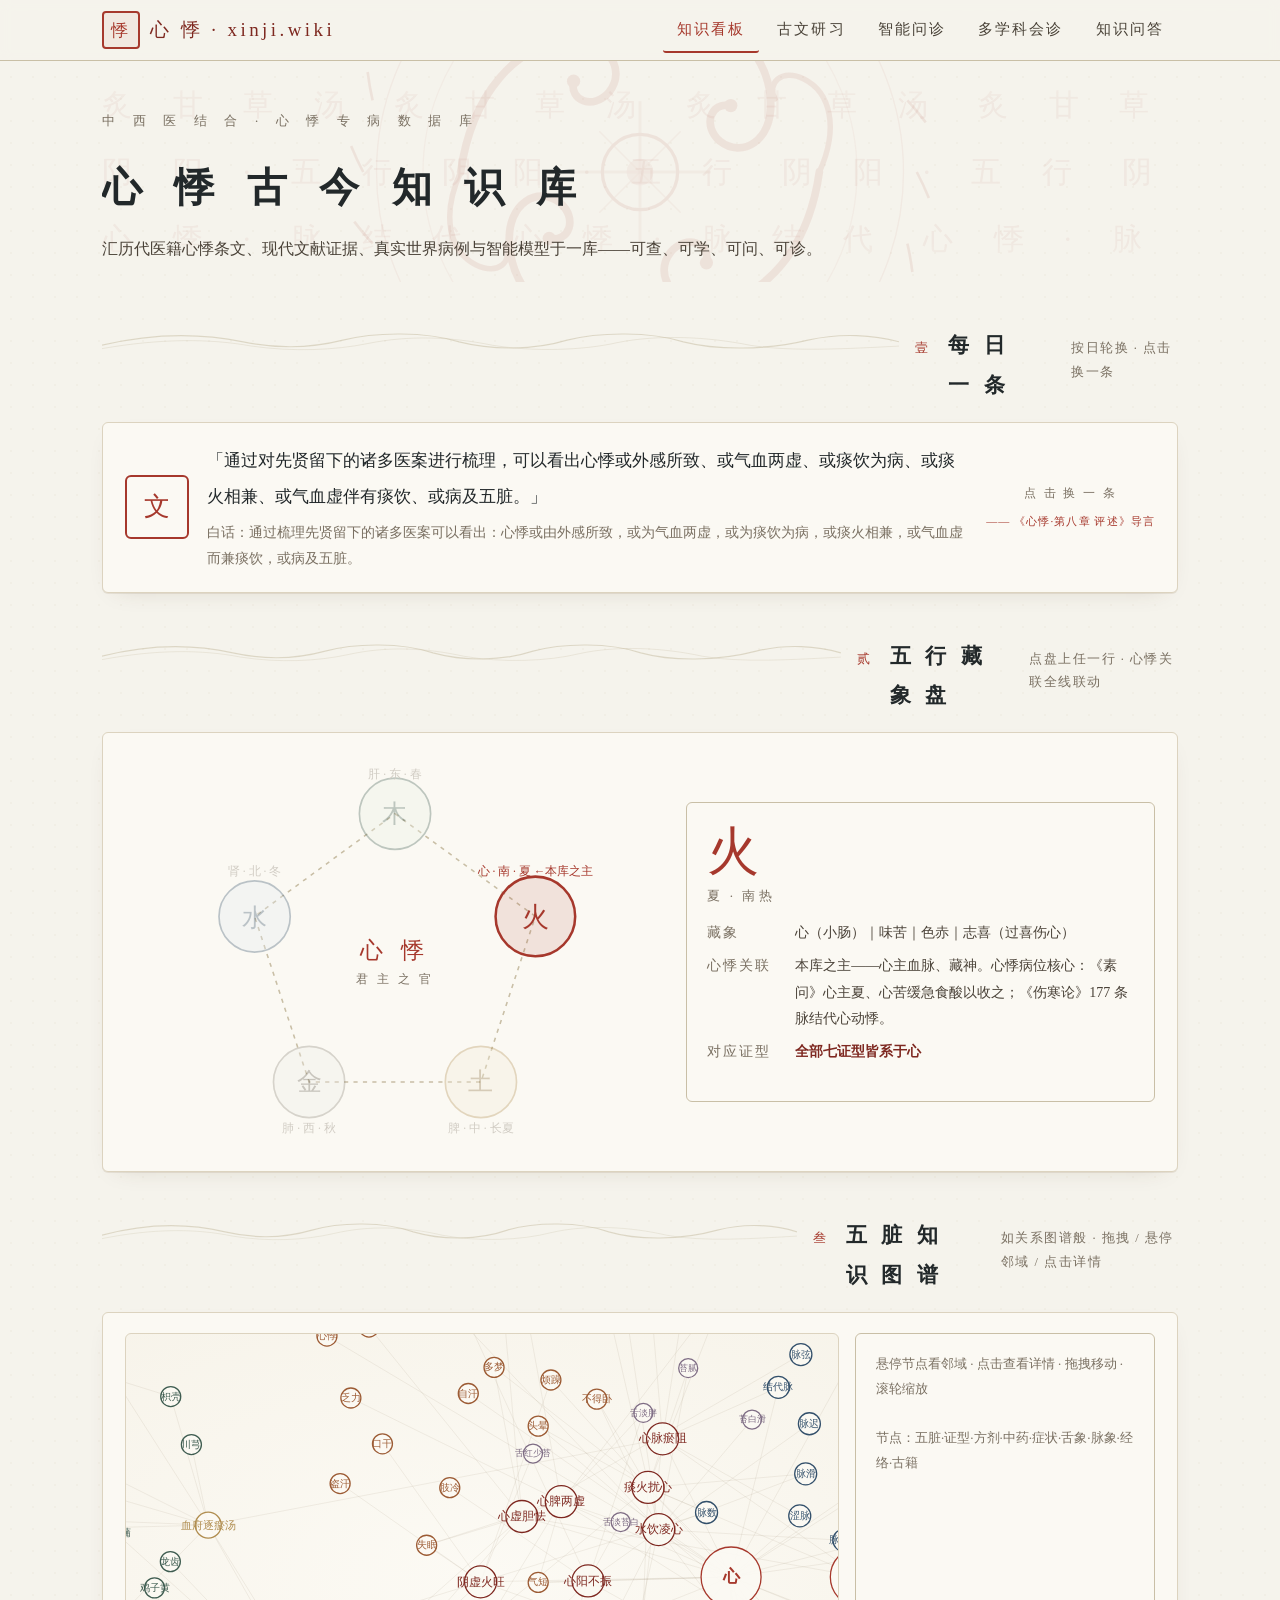
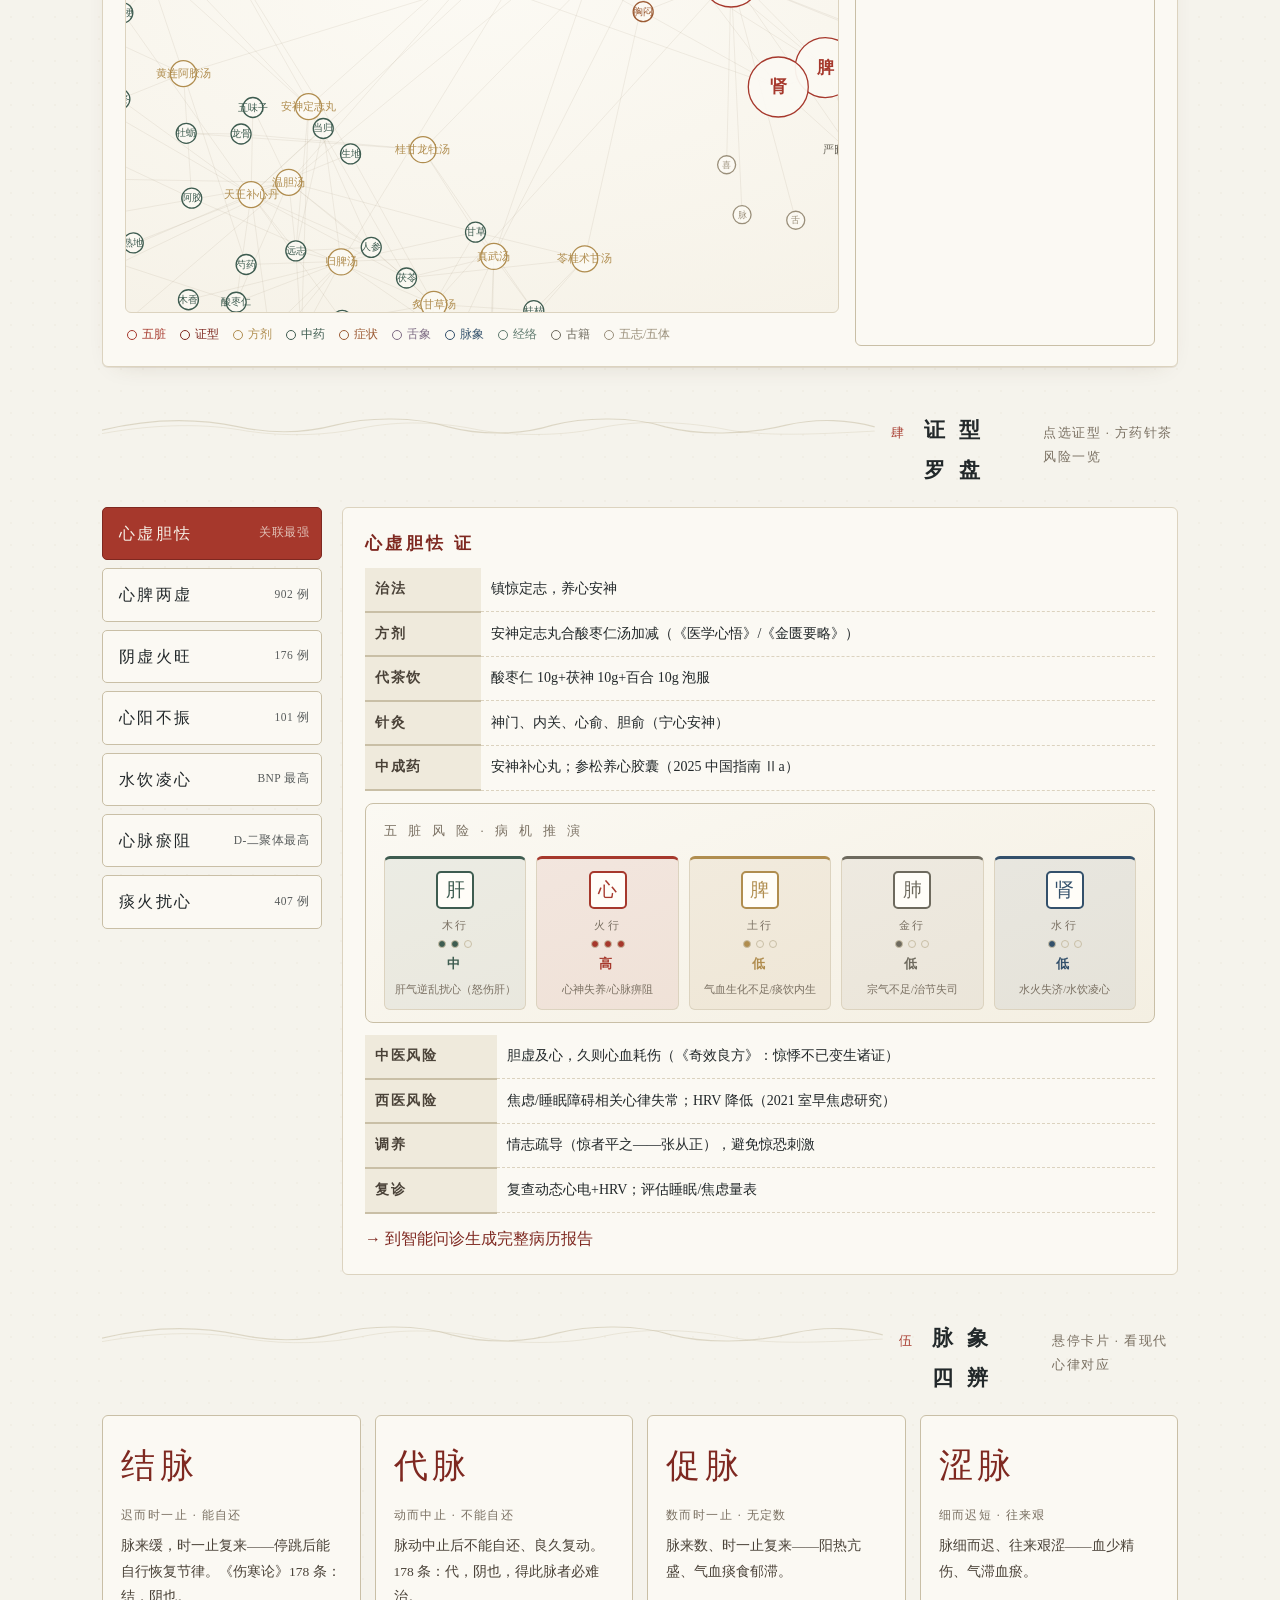
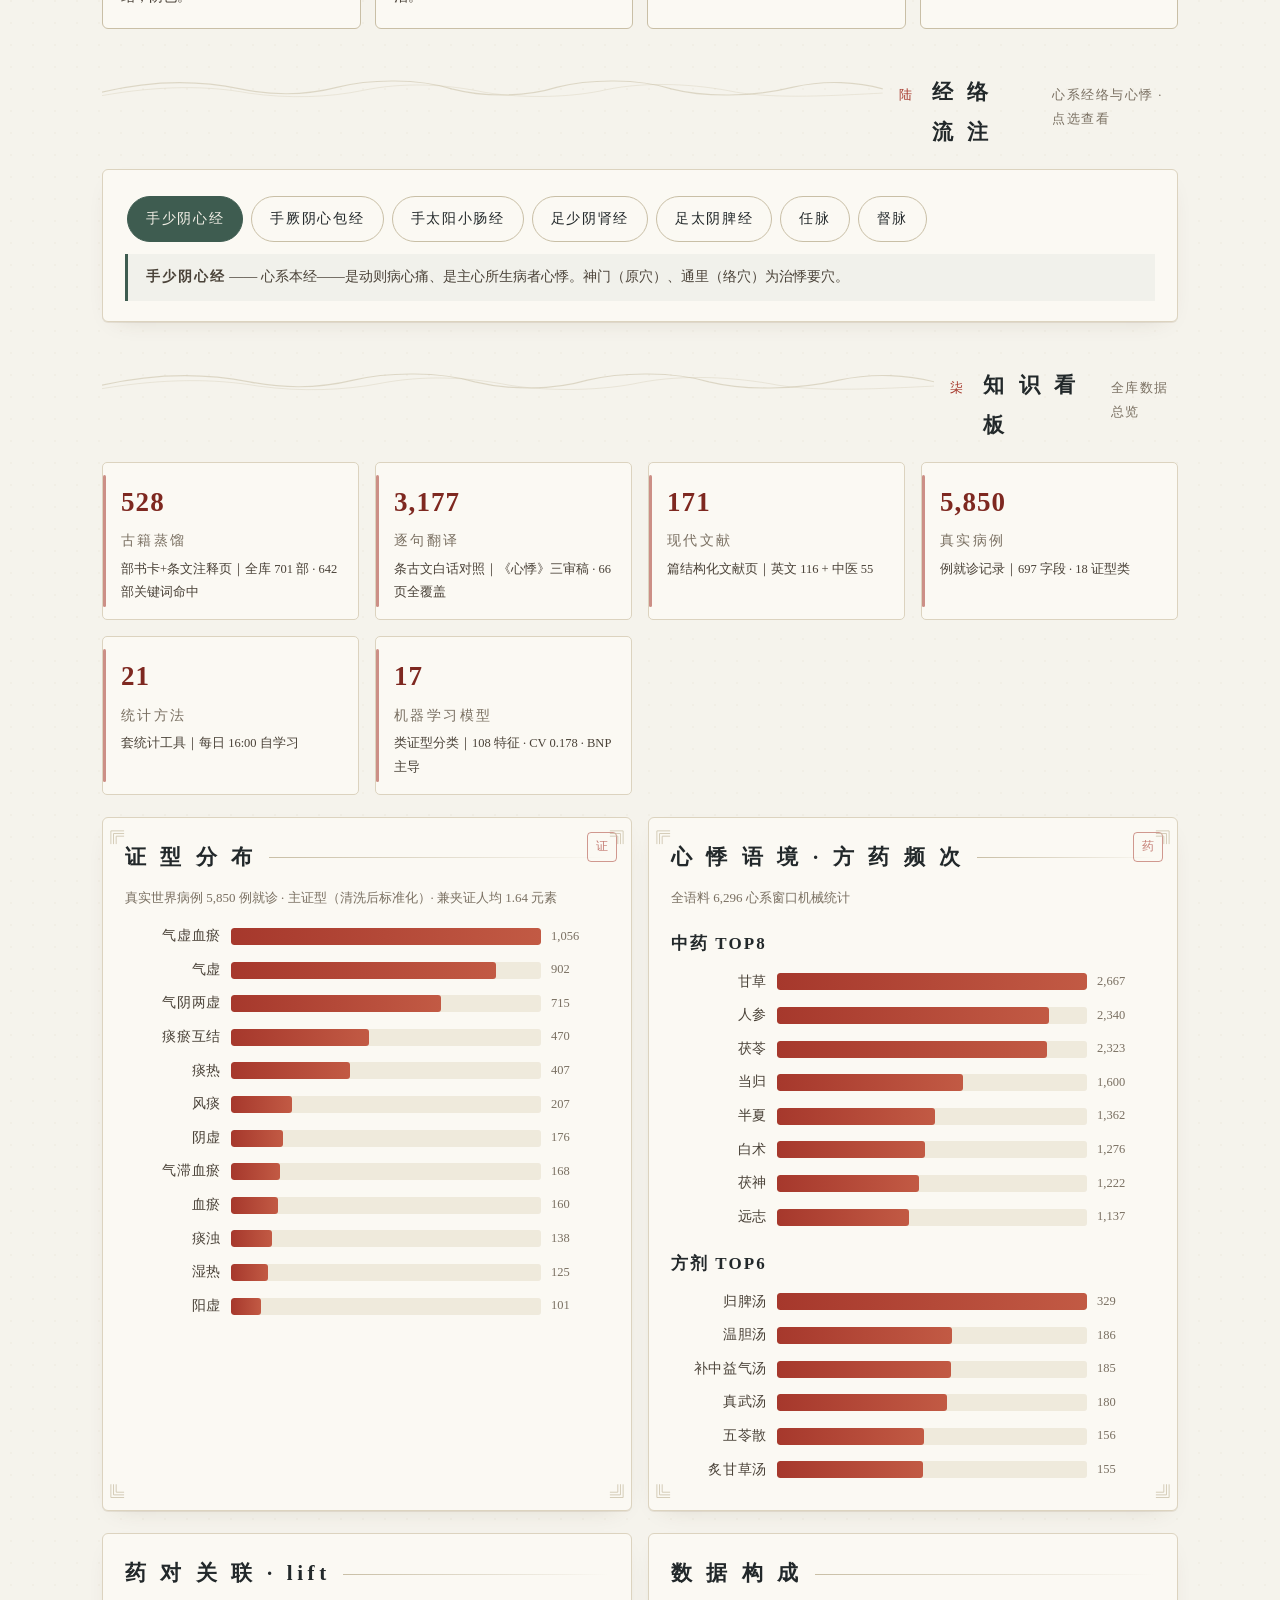
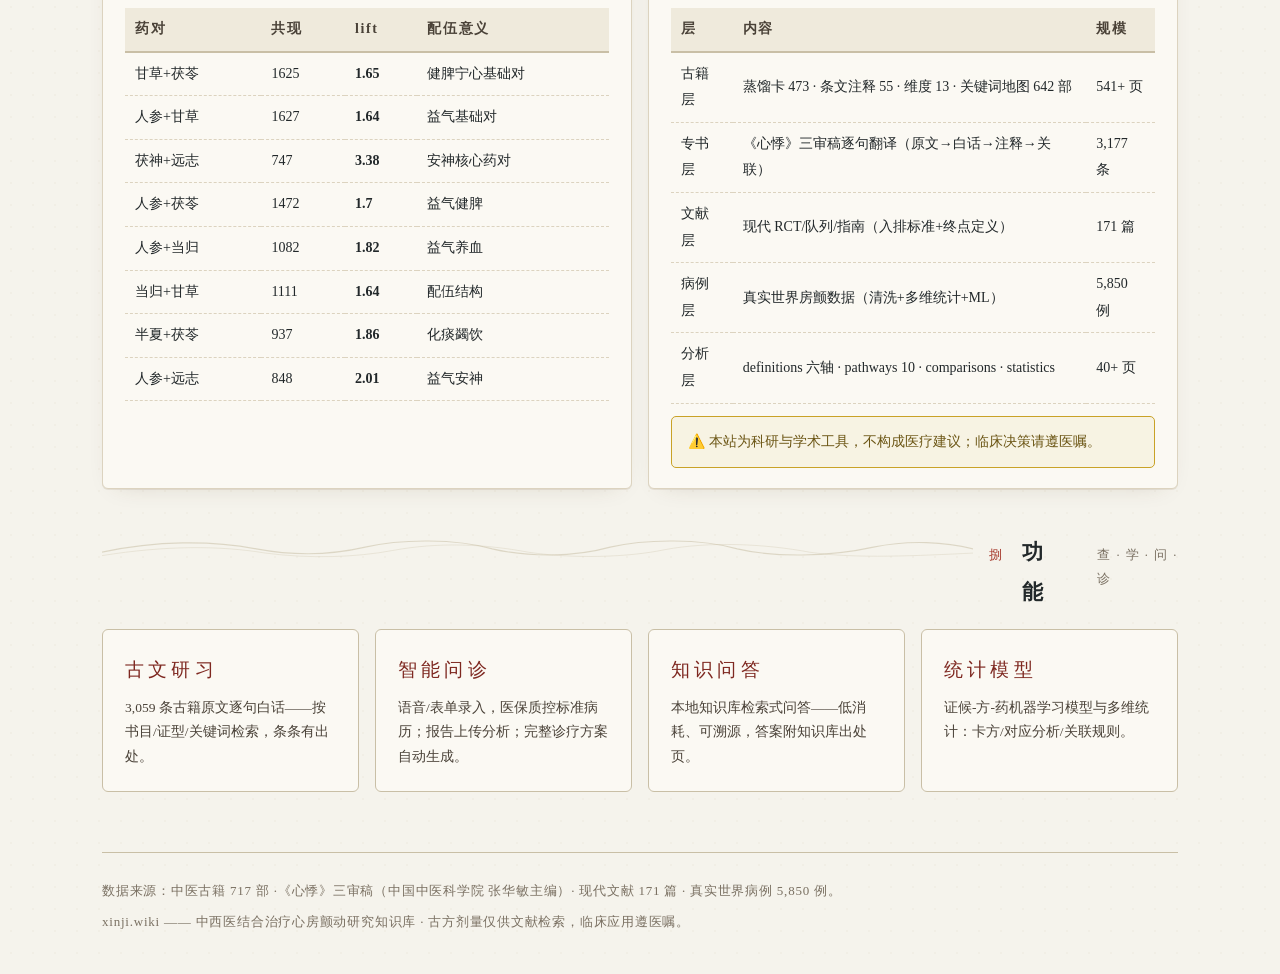
<file: index.html>
<!DOCTYPE html>
<html lang="zh-CN">
<head>
<meta charset="UTF-8">
<meta name="viewport" content="width=device-width, initial-scale=1">
<title>心悸 · xinji.wiki — 古今心悸知识库</title>
<link rel="stylesheet" href="style.css">
</head>
<body>

<div class="topbar">
  <div class="wrap">
    <a class="brand" href="index.html"><span class="seal">悸</span>心 悸 · xinji.wiki</a>
    <nav class="nav">
      <a href="index.html" class="on">知识看板</a>
      <a href="guwen.html">古文研习</a>
      <a href="wenzhen.html">智能问诊</a>
      <a href="mdt.html">多学科会诊</a>
      <a href="wenda.html">知识问答</a>
    </nav>
  </div>
</div>

<div class="wrap">
  <header style="padding:48px 0 18px; position:relative; overflow:hidden">
    <div class="pattern-wall" id="patternWall"></div>
    <div style="position:relative; z-index:1">
      <div class="kicker font-reveal">中 西 医 结 合 · 心 悸 专 病 数 据 库</div>
      <h1 class="big">
        <span class="flip-title" onclick="this.classList.toggle('flip')">
          <span class="flip-inner">
            <span class="flip-face" id="heroTitle">心 悸 古 今 知 识 库</span>
            <span class="flip-face flip-back" style="color:var(--zhu); letter-spacing:.28em">X I N J I . W I K I</span>
          </span>
        </span>
      </h1>
      <p style="max-width:720px; color:var(--ink-2); margin:8px 0 0">
        汇历代医籍心悸条文、现代文献证据、真实世界病例与智能模型于一库——可查、可学、可问、可诊。
      </p>
    </div>
  </header>

  <!-- 壹 · 每日一条 -->
  <div class="section-lead reveal">
    <span class="no">壹</span><h2>每 日 一 条</h2>
    <span class="hint">按日轮换 · 点击换一条</span>
  </div>
  <div class="panel daily reveal" id="dailyBox" onclick="nextDaily()" style="cursor:pointer">
    <div class="seal-big">文</div>
    <div>
      <div class="q-text" id="dailyQ">「……」</div>
      <div class="q-bai" id="dailyB"></div>
    </div>
    <div style="text-align:center">
      <div style="font-size:12px; color:var(--muted); letter-spacing:.2em">点 击 换 一 条</div>
      <div style="font-size:11px; color:var(--zhu); margin-top:6px; letter-spacing:.1em" id="dailyS"></div>
    </div>
  </div>

  <!-- 贰 · 五行藏象盘 -->
  <div class="section-lead reveal">
    <span class="no">贰</span><h2>五 行 藏 象 盘</h2>
    <span class="hint">点盘上任一行 · 心悸关联全线联动</span>
  </div>
  <section class="panel reveal">
    <div class="wuxing-stage">
      <div>
        <svg class="wuxing-svg" viewBox="0 0 420 380" id="wxSvg">
          <polygon points="210,58 344,156 292,314 128,314 76,156" fill="none" stroke="var(--line-2)" stroke-width="1.5" stroke-dasharray="4 5"/>
          <text x="210" y="196" text-anchor="middle" font-size="22" fill="var(--zhu)" letter-spacing="6">心 悸</text>
          <text x="210" y="220" text-anchor="middle" font-size="11" fill="var(--muted)" letter-spacing="3">君 主 之 官</text>
          <g class="wx-node" data-wx="木" onclick="pickWx('木')">
            <circle cx="210" cy="58" r="34" fill="#EAF0E6" stroke="#3E5C50" stroke-width="1.6"/>
            <text x="210" y="66" text-anchor="middle" font-size="24" fill="#3E5C50">木</text>
            <text x="210" y="24" text-anchor="middle" font-size="11" fill="var(--muted)">肝 · 东 · 春</text>
          </g>
          <g class="wx-node" data-wx="火" onclick="pickWx('火')">
            <circle cx="344" cy="156" r="38" fill="rgba(166,56,44,.12)" stroke="var(--zhu)" stroke-width="2.4"/>
            <text x="344" y="165" text-anchor="middle" font-size="26" fill="var(--zhu)">火</text>
            <text x="344" y="116" text-anchor="middle" font-size="11" fill="var(--zhu)">心 · 南 · 夏 ←本库之主</text>
          </g>
          <g class="wx-node" data-wx="土" onclick="pickWx('土')">
            <circle cx="292" cy="314" r="34" fill="#F3EBD8" stroke="#B08D4F" stroke-width="1.6"/>
            <text x="292" y="322" text-anchor="middle" font-size="24" fill="#8A6D3B">土</text>
            <text x="292" y="362" text-anchor="middle" font-size="11" fill="var(--muted)">脾 · 中 · 长夏</text>
          </g>
          <g class="wx-node" data-wx="金" onclick="pickWx('金')">
            <circle cx="128" cy="314" r="34" fill="#EEEDE9" stroke="#8A8578" stroke-width="1.6"/>
            <text x="128" y="322" text-anchor="middle" font-size="24" fill="#5F5A4E">金</text>
            <text x="128" y="362" text-anchor="middle" font-size="11" fill="var(--muted)">肺 · 西 · 秋</text>
          </g>
          <g class="wx-node" data-wx="水" onclick="pickWx('水')">
            <circle cx="76" cy="156" r="34" fill="#E4EBF1" stroke="#33506B" stroke-width="1.6"/>
            <text x="76" y="165" text-anchor="middle" font-size="24" fill="#33506B">水</text>
            <text x="76" y="116" text-anchor="middle" font-size="11" fill="var(--muted)">肾 · 北 · 冬</text>
          </g>
        </svg>
      </div>
      <div class="wx-info" id="wxInfo"></div>
    </div>
  </section>

  <!-- 叁 · 五脏知识图谱 -->
  <div class="section-lead reveal">
    <span class="no">叁</span><h2>五 脏 知 识 图 谱</h2>
    <span class="hint">如关系图谱般 · 拖拽 / 悬停邻域 / 点击详情</span>
  </div>
  <section class="panel reveal">
    <div class="graph-stage">
      <div>
        <canvas id="wgGraph" class="graph-canvas"></canvas>
        <div class="graph-legend">
          <span class="sw" style="color:#A6382C"><span class="dotc"></span>五脏</span>
          <span class="sw" style="color:#7E2820"><span class="dotc"></span>证型</span>
          <span class="sw" style="color:#B08D4F"><span class="dotc"></span>方剂</span>
          <span class="sw" style="color:#3E5C50"><span class="dotc"></span>中药</span>
          <span class="sw" style="color:#9C5B34"><span class="dotc"></span>症状</span>
          <span class="sw" style="color:#7E6C84"><span class="dotc"></span>舌象</span>
          <span class="sw" style="color:#33506B"><span class="dotc"></span>脉象</span>
          <span class="sw" style="color:#5F7A6E"><span class="dotc"></span>经络</span>
          <span class="sw" style="color:#6E6A5E"><span class="dotc"></span>古籍</span>
          <span class="sw" style="color:#9A8F7A"><span class="dotc"></span>五志/五体</span>
        </div>
      </div>
      <div class="graph-info" id="wgInfo"></div>
    </div>
  </section>

  <!-- 肆 · 证型罗盘 -->
  <div class="section-lead reveal">
    <span class="no">肆</span><h2>证 型 罗 盘</h2>
    <span class="hint">点选证型 · 方药针茶风险一览</span>
  </div>
  <section class="compass reveal">
    <div class="syn-list" id="synList"></div>
    <div class="syn-detail" id="synDetail"></div>
  </section>

  <!-- 伍 · 脉象四辨 -->
  <div class="section-lead reveal">
    <span class="no">伍</span><h2>脉 象 四 辨</h2>
    <span class="hint">悬停卡片 · 看现代心律对应</span>
  </div>
  <section class="pulse-grid reveal" id="pulseGrid"></section>

  <!-- 陆 · 经络流注 -->
  <div class="section-lead reveal">
    <span class="no">陆</span><h2>经 络 流 注</h2>
    <span class="hint">心系经络与心悸 · 点选查看</span>
  </div>
  <section class="panel reveal">
    <div class="meridian-strip" id="merStrip"></div>
    <div class="mer-info" id="merInfo"></div>
  </section>

  <!-- 柒 · 知识看板 -->
  <div class="section-lead reveal">
    <span class="no">柒</span><h2>知 识 看 板</h2>
    <span class="hint">全库数据总览</span>
  </div>
  <div class="grid g4 reveal" id="stats"></div>

  <div class="grid g2" style="margin-top:22px">
    <section class="panel corner reveal">
      <div class="stamp">证</div>
      <h2 style="margin-top:0">证 型 分 布</h2>
      <p style="font-size:13px; color:var(--muted); margin-top:-6px">真实世界病例 5,850 例就诊 · 主证型（清洗后标准化）· 兼夹证人均 1.64 元素</p>
      <div id="synBars"></div>
    </section>
    <section class="panel corner reveal">
      <div class="stamp">药</div>
      <h2 style="margin-top:0">心 悸 语 境 · 方 药 频 次</h2>
      <p style="font-size:13px; color:var(--muted); margin-top:-6px">全语料 6,296 心系窗口机械统计</p>
      <h3>中药 TOP8</h3><div id="herbBars"></div>
      <h3>方剂 TOP6</h3><div id="fangBars"></div>
    </section>
  </div>

  <div class="grid g2" style="margin-top:22px">
    <section class="panel reveal">
      <h2 style="margin-top:0">药 对 关 联 · lift</h2>
      <table>
        <thead><tr><th>药对</th><th>共现</th><th>lift</th><th>配伍意义</th></tr></thead>
        <tbody id="ruleRows"></tbody>
      </table>
    </section>
    <section class="panel reveal">
      <h2 style="margin-top:0">数 据 构 成</h2>
      <table>
        <thead><tr><th>层</th><th>内容</th><th>规模</th></tr></thead>
        <tbody id="layerRows"></tbody>
      </table>
      <div class="warn" style="margin-top:12px">⚠️ 本站为科研与学术工具，不构成医疗建议；临床决策请遵医嘱。</div>
    </section>
  </div>

  <!-- 捌 · 功能 -->
  <div class="section-lead reveal">
    <span class="no">捌</span><h2>功 能</h2>
    <span class="hint">查 · 学 · 问 · 诊</span>
  </div>
  <div class="grid g4 reveal">
    <a class="feat" href="guwen.html"><div class="t">古文研习</div><div class="d">3,059 条古籍原文逐句白话——按书目/证型/关键词检索，条条有出处。</div></a>
    <a class="feat" href="wenzhen.html"><div class="t">智能问诊</div><div class="d">语音/表单录入，医保质控标准病历；报告上传分析；完整诊疗方案自动生成。</div></a>
    <a class="feat" href="wenda.html"><div class="t">知识问答</div><div class="d">本地知识库检索式问答——低消耗、可溯源，答案附知识库出处页。</div></a>
    <a class="feat" href="guwen.html#tongji"><div class="t">统计模型</div><div class="d">证候-方-药机器学习模型与多维统计：卡方/对应分析/关联规则。</div></a>
  </div>

  <footer>
    <div>数据来源：中医古籍 717 部 ·《心悸》三审稿（中国中医科学院 张华敏主编）· 现代文献 171 篇 · 真实世界病例 5,850 例。</div>
    <div style="margin-top:6px">xinji.wiki —— 中西医结合治疗心房颤动研究知识库 · 古方剂量仅供文献检索，临床应用遵医嘱。</div>
  </footer>
</div>

<script src="data/kb_stats.js"></script>
<script src="data/model_priors.js"></script>
<script src="data/zhiliao_data.js"></script>
<script src="data/guwen_index.js"></script>
<script src="motifs.js"></script>
<script src="graph.js"></script>
<script>
/* ═══ 壹 · 每日一条 ═══ */
const G = window.GUWEN || [];
const daySeed = Math.floor(Date.now()/86400000);
let dailyIdx = daySeed % Math.max(1, G.length);
function drawDaily(){
  const d = G[dailyIdx % G.length];
  document.getElementById("dailyQ").textContent = `「${(d.原文||"").slice(0,120)}」`;
  document.getElementById("dailyB").textContent = "白话：" + (d.白话||"").slice(0,110);
  document.getElementById("dailyS").textContent = "—— " + (d.source||"").split("｜").slice(-1)[0];
}
function nextDaily(){ dailyIdx++; drawDaily(); }
drawDaily();

/* ═══ 贰 · 五行藏象盘 ═══ */
const WX = {
  "木": {季:"春 · 东风", link:"肝木扰心——怒伤肝，肝气上逆扰心神（《素问》：悲哀愁忧则心动）。临床：情志诱发心悸、脉弦。", syn:"心虚胆怯 / 肝郁气滞", attrs:"肝（胆）｜味酸｜色苍（青）｜志怒"},
  "火": {季:"夏 · 南热", link:"本库之主——心主血脉、藏神。心悸病位核心：《素问》心主夏、心苦缓急食酸以收之；《伤寒论》177 条脉结代心动悸。", syn:"全部七证型皆系于心", attrs:"心（小肠）｜味苦｜色赤｜志喜（过喜伤心）"},
  "土": {季:"长夏 · 中湿", link:"脾为气血生化之源——心脾两虚则血不养心（归脾汤法）。临床：乏力纳呆、面色无华型心悸最多（902 例）。", syn:"心脾两虚", attrs:"脾（胃）｜味甘｜色黄｜志思（思伤脾）"},
  "金": {季:"秋 · 西燥", link:"肺朝百脉、主治节——肺气虚则宗气不足，心脉失助（张锡纯大气下陷致怔忡）。临床：气短喘憋型心悸。", syn:"气虚 / 心肺两虚", attrs:"肺（大肠）｜味辛｜色白｜志悲（悲伤肺）"},
  "水": {季:"冬 · 北寒", link:"心肾相交——水亏则火旺（阴虚火旺），水停则凌心（水饮凌心=心衰表型，BNP 最高）。心病禁咸（《灵枢·五味》）。", syn:"阴虚火旺 / 水饮凌心", attrs:"肾（膀胱）｜味咸｜色黑｜志恐（恐伤肾）"}
};
function pickWx(k){
  const w = WX[k];
  document.querySelectorAll(".wx-node").forEach(n=>{
    n.classList.toggle("dim", n.dataset.wx!==k && n.dataset.wx!=="火");
    n.classList.toggle("hot", n.dataset.wx===k);
  });
  document.getElementById("wxInfo").innerHTML = `
    <div class="big-char">${k}</div>
    <div style="font-size:13px; color:var(--muted); letter-spacing:.24em">${w.季}</div>
    <dl>
      <dt>藏象</dt><dd>${w.attrs}</dd>
      <dt>心悸关联</dt><dd>${w.link}</dd>
      <dt>对应证型</dt><dd><b style="color:var(--zhu-deep)">${w.syn}</b></dd>
    </dl>`;
}
pickWx("火");

/* ═══ 叁 · 证型罗盘 ═══ */
const Z = (window.ZHILIAO||{}).zhiliao || {};
const SYN_PCT = {"心脾两虚":"902 例","心虚胆怯":"关联最强","阴虚火旺":"176 例","心阳不振":"101 例","水饮凌心":"BNP 最高","心脉瘀阻":"D-二聚体最高","痰火扰心":"407 例"};
function drawSynList(){
  document.getElementById("synList").innerHTML = Object.keys(Z).map((k,i)=>
    `<div class="syn-item${i===0?' on':''}" onclick="pickSyn('${k}',this)">${k}<span class="pct">${SYN_PCT[k]||""}</span></div>`).join("");
}
function pickSyn(k, el){
  document.querySelectorAll(".syn-item").forEach(x=>x.classList.remove("on"));
  if(el) el.classList.add("on");
  const z = Z[k]||{};
  document.getElementById("synDetail").innerHTML = `
    <h3>${k} 证</h3>
    <table>
      <tr><th>治法</th><td>${z["治法"]||""}</td></tr>
      <tr><th>方剂</th><td>${z["方剂"]||""}</td></tr>
      <tr><th>代茶饮</th><td>${z["代茶饮"]||""}</td></tr>
      <tr><th>针灸</th><td>${z["针灸"]||""}</td></tr>
      <tr><th>中成药</th><td>${z["中成药"]||""}</td></tr>
    </table>
    <div id="organSlot"></div>
    <table>
      <tr><th>中医风险</th><td>${z["风险_中医"]||""}</td></tr>
      <tr><th>西医风险</th><td>${z["风险_西医"]||""}</td></tr>
      <tr><th>调养</th><td>${z["调养"]||""}</td></tr>
      <tr><th>复诊</th><td>${z["复诊"]||""}</td></tr>
    </table>
    <div style="margin-top:10px"><a href="wenzhen.html">→ 到智能问诊生成完整病历报告</a></div>`;
  const slot = document.getElementById("organSlot");
  if(slot && window.renderOrganRisk) renderOrganRisk(slot, SYNDROME_ORGAN_RISK[k] || {心:3}, "五 脏 风 险 · 病 机 推 演");
}
drawSynList();
pickSyn(Object.keys(Z)[0]||"心虚胆怯", document.querySelector(".syn-item"));

/* ═══ 肆 · 脉象四辨（两轴：快慢 × 自还） ═══ */
const PULSES = [
  {zh:"结脉", ax:"迟而时一止 · 能自还", desc:"脉来缓，时一止复来——停跳后能自行恢复节律。《伤寒论》178 条：结，阴也。", map:"↔ 窦缓伴早搏、二度Ⅰ型房室传导阻滞——预后相对较好（结生）"},
  {zh:"代脉", ax:"动而中止 · 不能自还", desc:"脉动中止后不能自还、良久复动。178 条：代，阴也，得此脉者必难治。", map:"↔ 联律性早搏、高度房室传导阻滞——脏气虚衰（代死，预后差）"},
  {zh:"促脉", ax:"数而时一止 · 无定数", desc:"脉来数、时一止复来——阳热亢盛、气血痰食郁滞。", map:"↔ 快速型房颤/房扑伴差异传导——促=快速型不齐"},
  {zh:"涩脉", ax:"细而迟短 · 往来艰", desc:"脉细而迟、往来艰涩——血少精伤、气滞血瘀。", map:"↔ 低搏出量、微循环差（心衰/血瘀表型）——涩=低排"}
];
document.getElementById("pulseGrid").innerHTML = PULSES.map(p=>`
  <div class="pulse-card">
    <div class="zh">${p.zh}</div>
    <div class="ax">${p.ax}</div>
    <div class="desc">${p.desc}</div>
    <div class="map">${p.map}</div>
  </div>`).join("");

/* ═══ 伍 · 经络流注 ═══ */
const MER = [
  ["手少阴心经","心系本经——是动则病心痛、是主心所生病者心悸。神门（原穴）、通里（络穴）为治悸要穴。"],
  ["手厥阴心包经","心之外卫——内关（络穴/八脉交会）宽胸定悸，为心悸针灸第一要穴。"],
  ["手太阳小肠经","心之腑经——与心相表里，心火下移小肠则尿赤涩；小肠气滞上逆可悸。"],
  ["足少阴肾经","心肾相交之径——太溪滋水涵火；肾水上凌则心下悸（真武汤证）。"],
  ["足太阴脾经","气血生化——三阴交、足三里培土养心（归脾法）。"],
  ["任脉","阴脉之海——膻中（气会）宽胸理气，气海补元气。"],
  ["督脉","阳脉之海——大椎、至阳通阳复脉（心阳不振）。"]
];
function drawMer(){
  document.getElementById("merStrip").innerHTML = MER.map((m,i)=>
    `<div class="mer-chip${i===0?' on':''}" onclick="pickMer(${i},this)">${m[0]}</div>`).join("");
}
function pickMer(i, el){
  document.querySelectorAll(".mer-chip").forEach(x=>x.classList.remove("on"));
  if(el) el.classList.add("on");
  document.getElementById("merInfo").innerHTML = `<b style="letter-spacing:.14em">${MER[i][0]}</b> —— ${MER[i][1]}`;
}
drawMer(); pickMer(0, document.querySelector(".mer-chip"));

/* ═══ 陆 · 看板数据 ═══ */
const S = window.KB_STATS || {};
const stats = [
  ["古籍蒸馏", S["古籍蒸馏"] ? S["古籍蒸馏"]["蒸馏卡"] + S["古籍蒸馏"]["条文注释页"] : 528, "部书卡+条文注释页", "全库 701 部 · 642 部关键词命中"],
  ["逐句翻译", S["三审稿逐句翻译"] ? S["三审稿逐句翻译"]["条"] : 3177, "条古文白话对照", "《心悸》三审稿 · 66 页全覆盖"],
  ["现代文献", 171, "篇结构化文献页", "英文 116 + 中医 55"],
  ["真实病例", 5850, "例就诊记录", "697 字段 · 18 证型类"],
  ["统计方法", 21, "套统计工具", "每日 16:00 自学习"],
  ["机器学习模型", 17, "类证型分类", "108 特征 · CV 0.178 · BNP 主导"]
];
document.getElementById("stats").innerHTML = stats.map(([l,n,u,s])=>
  `<div class="stat"><div class="num">${n.toLocaleString()}</div><div class="lbl">${l}</div><div class="sub">${u}｜${s}</div></div>`).join("");

function bars(el, arr){
  const max = Math.max(...arr.map(x=>x[1]));
  document.getElementById(el).innerHTML = arr.map(([t,v])=>
    `<div class="bar"><div class="t">${t}</div><div class="track"><div class="fill" style="width:${(v/max*100).toFixed(1)}%"></div></div><div class="v">${v.toLocaleString()}</div></div>`).join("");
}
bars("synBars", [["气虚血瘀",1056],["气虚",902],["气阴两虚",715],["痰瘀互结",470],["痰热",407],["风痰",207],["阴虚",176],["气滞血瘀",168],["血瘀",160],["痰浊",138],["湿热",125],["阳虚",101]]);
const P = window.MODEL_PRIORS || {};
bars("herbBars", Object.entries(P.herb_ctx_top || {}).slice(0,8));
bars("fangBars", [["归脾汤",329],["温胆汤",186],["补中益气汤",185],["真武汤",180],["五苓散",156],["炙甘草汤",155]]);

const RULE_MEANING = {"茯神+远志":"安神核心药对","当归+远志":"养血安神","人参+远志":"益气安神","甘草+茯苓":"健脾宁心基础对","人参+甘草":"益气基础对","人参+茯苓":"益气健脾","半夏+茯苓":"化痰蠲饮","白术+茯苓":"健脾利水","人参+当归":"益气养血","人参+茯神":"益气安神"};
document.getElementById("ruleRows").innerHTML = (P.herb_rules_top||[]).slice(0,8).map(r=>{
  const k = r.pair.join("+");
  return `<tr><td>${k}</td><td>${r.co}</td><td><b>${r.lift}</b></td><td>${RULE_MEANING[k]||"配伍结构"}</td></tr>`;
}).join("");

document.getElementById("layerRows").innerHTML = [
  ["古籍层","蒸馏卡 473 · 条文注释 55 · 维度 13 · 关键词地图 642 部","541+ 页"],
  ["专书层","《心悸》三审稿逐句翻译（原文→白话→注释→关联）","3,177 条"],
  ["文献层","现代 RCT/队列/指南（入排标准+终点定义）","171 篇"],
  ["病例层","真实世界房颤数据（清洗+多维统计+ML）","5,850 例"],
  ["分析层","definitions 六轴 · pathways 10 · comparisons · statistics","40+ 页"]
].map(([a,b,c])=>`<tr><td>${a}</td><td>${b}</td><td>${c}</td></tr>`).join("");

/* ═══ 滚动显现 ═══ */
const io = new IntersectionObserver(es=>es.forEach(e=>{ if(e.isIntersecting) e.target.classList.add("in"); }), {threshold:.08});
document.querySelectorAll(".reveal").forEach(el=>io.observe(el));

/* ═══ mimo 式动效：字墙底纹 + 逐字显现 ═══ */
(function(){
  // 字墙：多行重复「心 悸 · 脉 结 代 ·」古风字标，隔行反向漂移
  const wall = document.getElementById("patternWall");
  if(wall){
    const motifs = ["心 悸 · 脉 结 代", "怔 忡 · 惊 悸", "炙 甘 草 汤", "阴 阳 · 五 行"];
    for(let r=0; r<7; r++){
      const row = document.createElement("div");
      row.className = "pattern-row " + (r%2 ? "drift-b" : "drift-a");
      const unit = motifs[r % motifs.length];
      row.innerHTML = Array.from({length:14}, ()=>`<span class="pt">${unit}</span>`).join("");
      wall.appendChild(row);
    }
  }
  // 逐字显现：标题与小节题
  document.querySelectorAll(".big .flip-face, .kicker").forEach(el=>{
    const txt = el.textContent;
    el.textContent = "";
    [...txt].forEach((ch,i)=>{
      const s = document.createElement("span");
      s.className = "fx-letter";
      s.style.animationDelay = (i*0.045)+"s";
      s.textContent = ch === " " ? "\u00A0" : ch;
      el.appendChild(s);
    });
  });
  // 标题每 9 秒自动翻转一次（mimo flip 节奏）
  const ft = document.querySelector(".flip-title");
  if(ft) setInterval(()=>ft.classList.toggle("flip"), 9000);

  // 滚动视差：字墙随滚动慢速位移（0.28×）+渐隐
  const wallEl = document.getElementById("patternWall");
  if(wallEl && !matchMedia("(prefers-reduced-motion: reduce)").matches){
    let ticking = false;
    addEventListener("scroll", ()=>{
      if(ticking) return;
      ticking = true;
      requestAnimationFrame(()=>{
        const y = scrollY;
        wallEl.style.transform = `translateY(${y * 0.28}px)`;
        wallEl.style.opacity = Math.max(0, 1 - y / 620);
        ticking = false;
      });
    }, {passive:true});
  }

  // 鼠标跟随微光（lerp 平滑）
  const glow = document.createElement("div");
  glow.className = "cursor-glow";
  document.body.appendChild(glow);
  if(!matchMedia("(prefers-reduced-motion: reduce)").matches && matchMedia("(pointer: fine)").matches){
    let gx = innerWidth/2, gy = innerHeight/2, tx = gx, ty = gy, on = false;
    addEventListener("mousemove", e=>{
      tx = e.clientX; ty = e.clientY;
      if(!on){ on = true; glow.classList.add("on"); }
    }, {passive:true});
    addEventListener("mouseleave", ()=>{ glow.classList.remove("on"); on = false; });
    (function follow(){
      gx += (tx-gx)*0.12; gy += (ty-gy)*0.12;
      glow.style.transform = `translate(${gx}px, ${gy}px)`;
      requestAnimationFrame(follow);
    })();
  }
})();
</script>
</body>
</html>
</file>
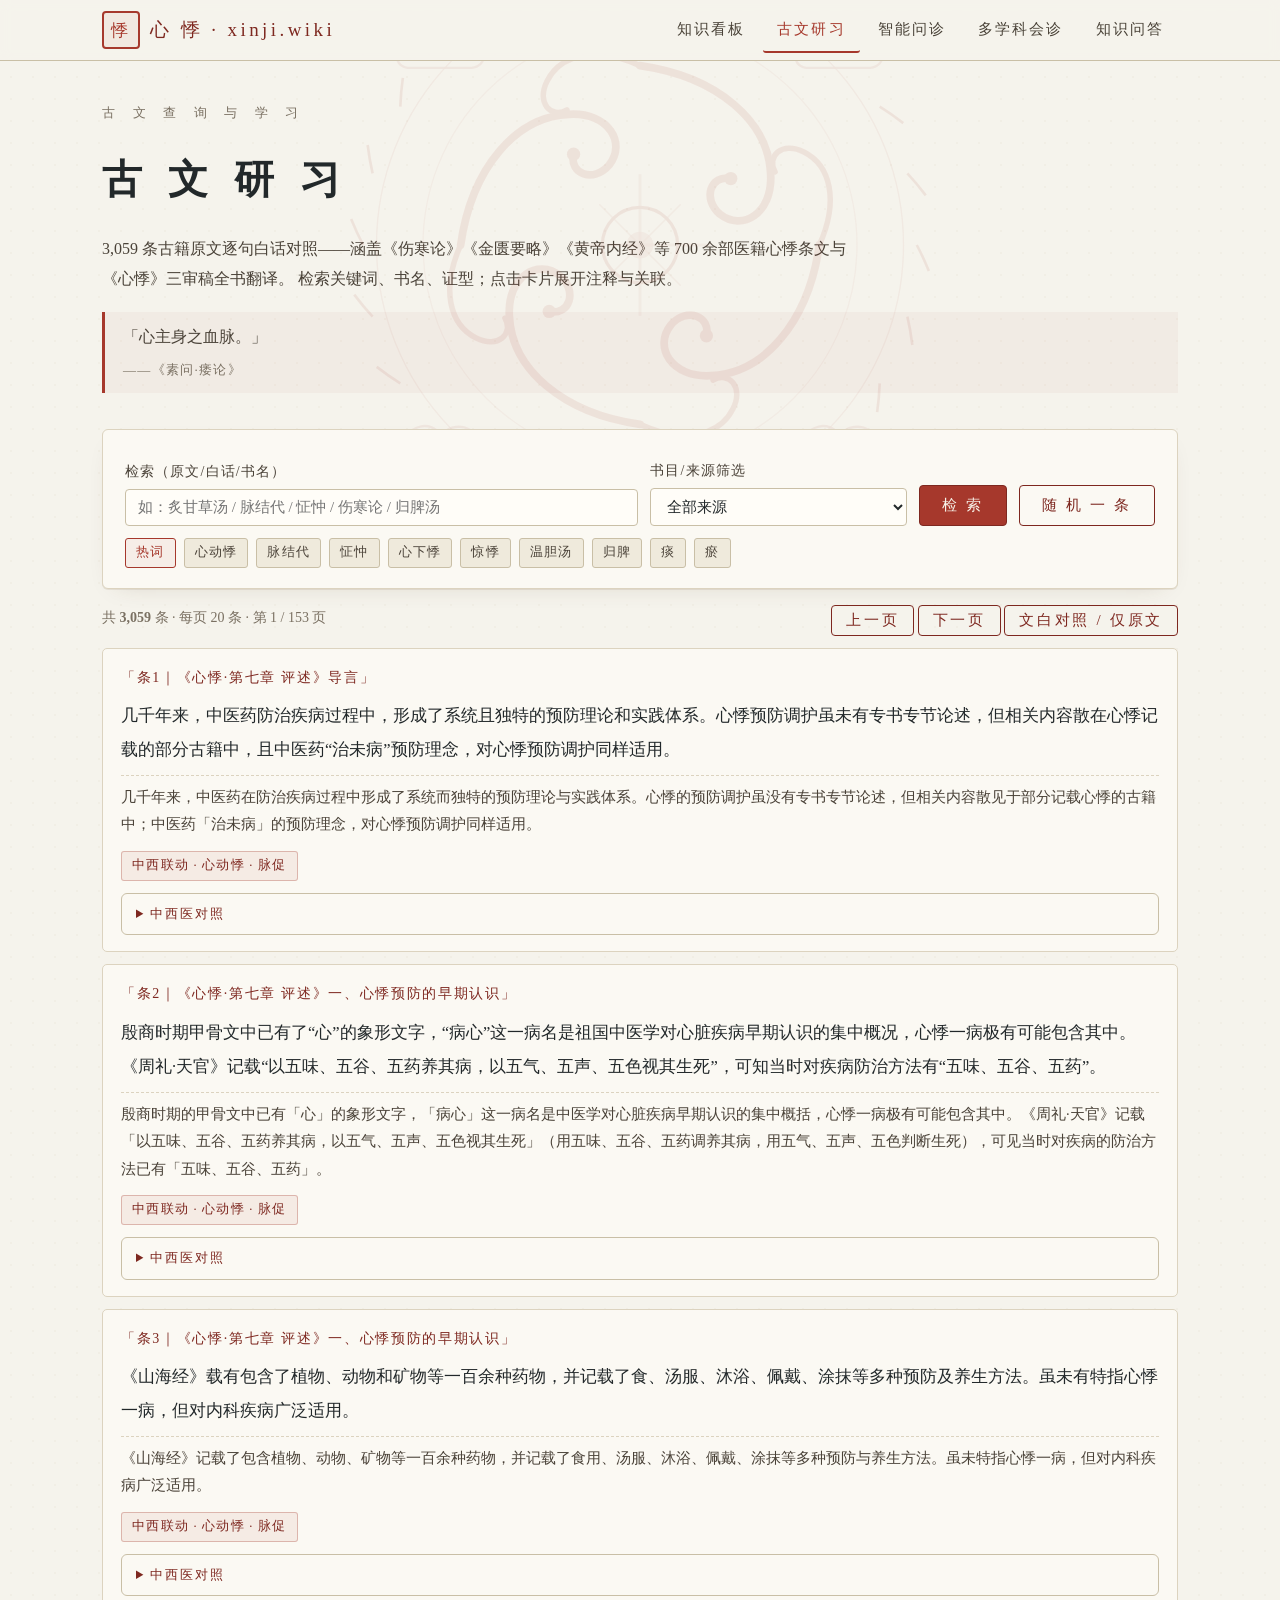
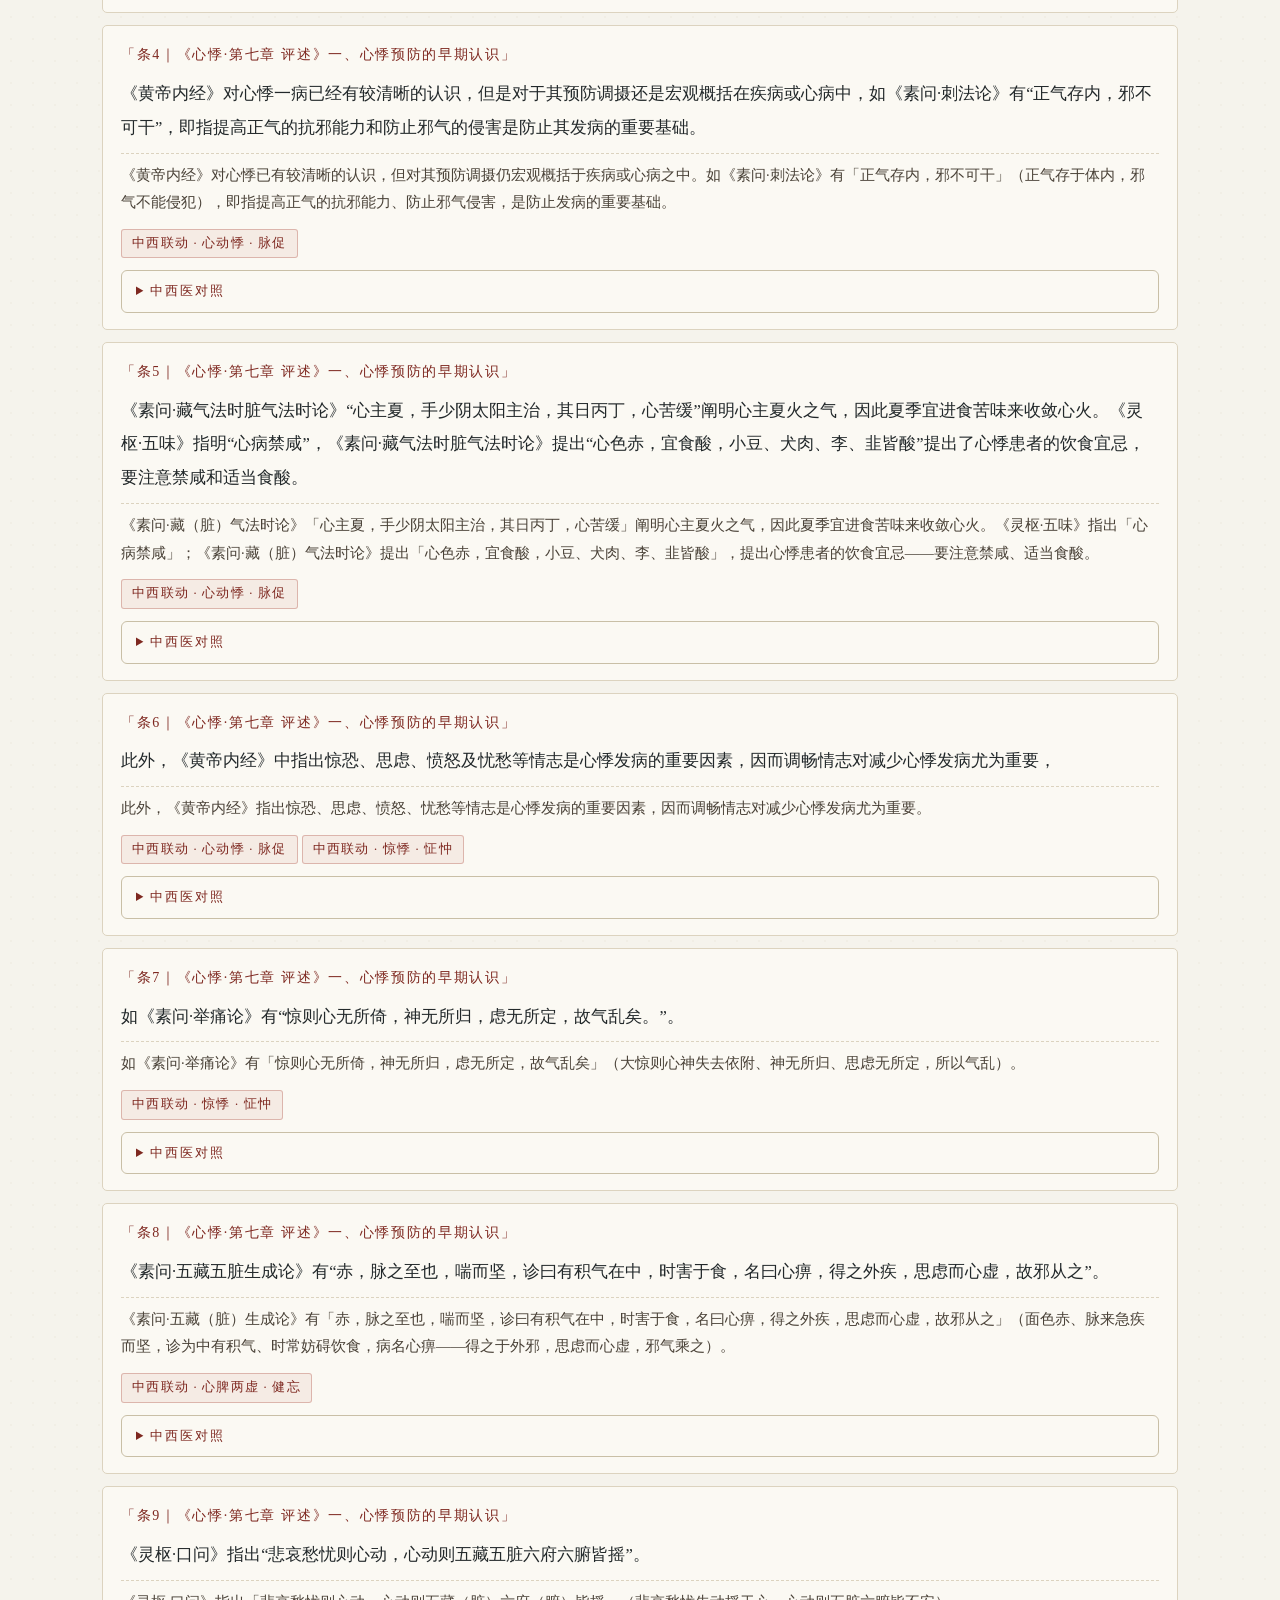
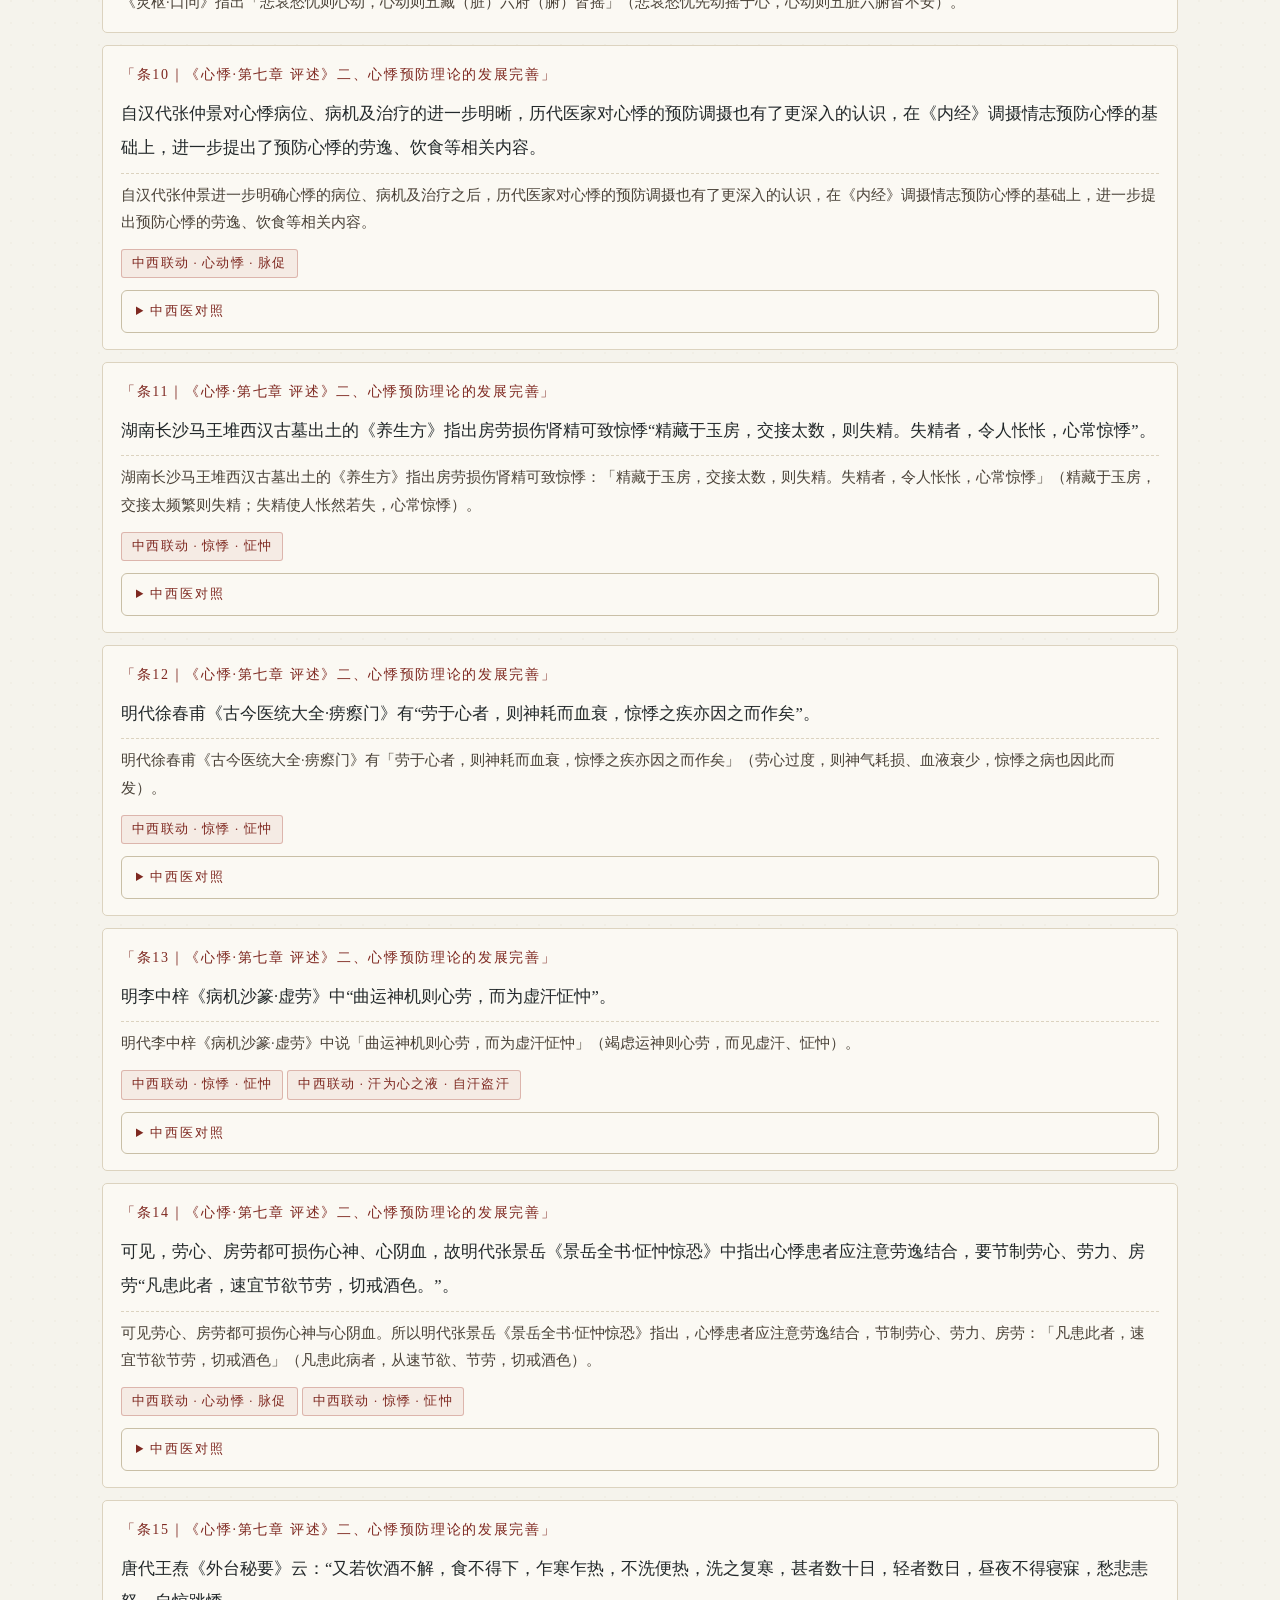
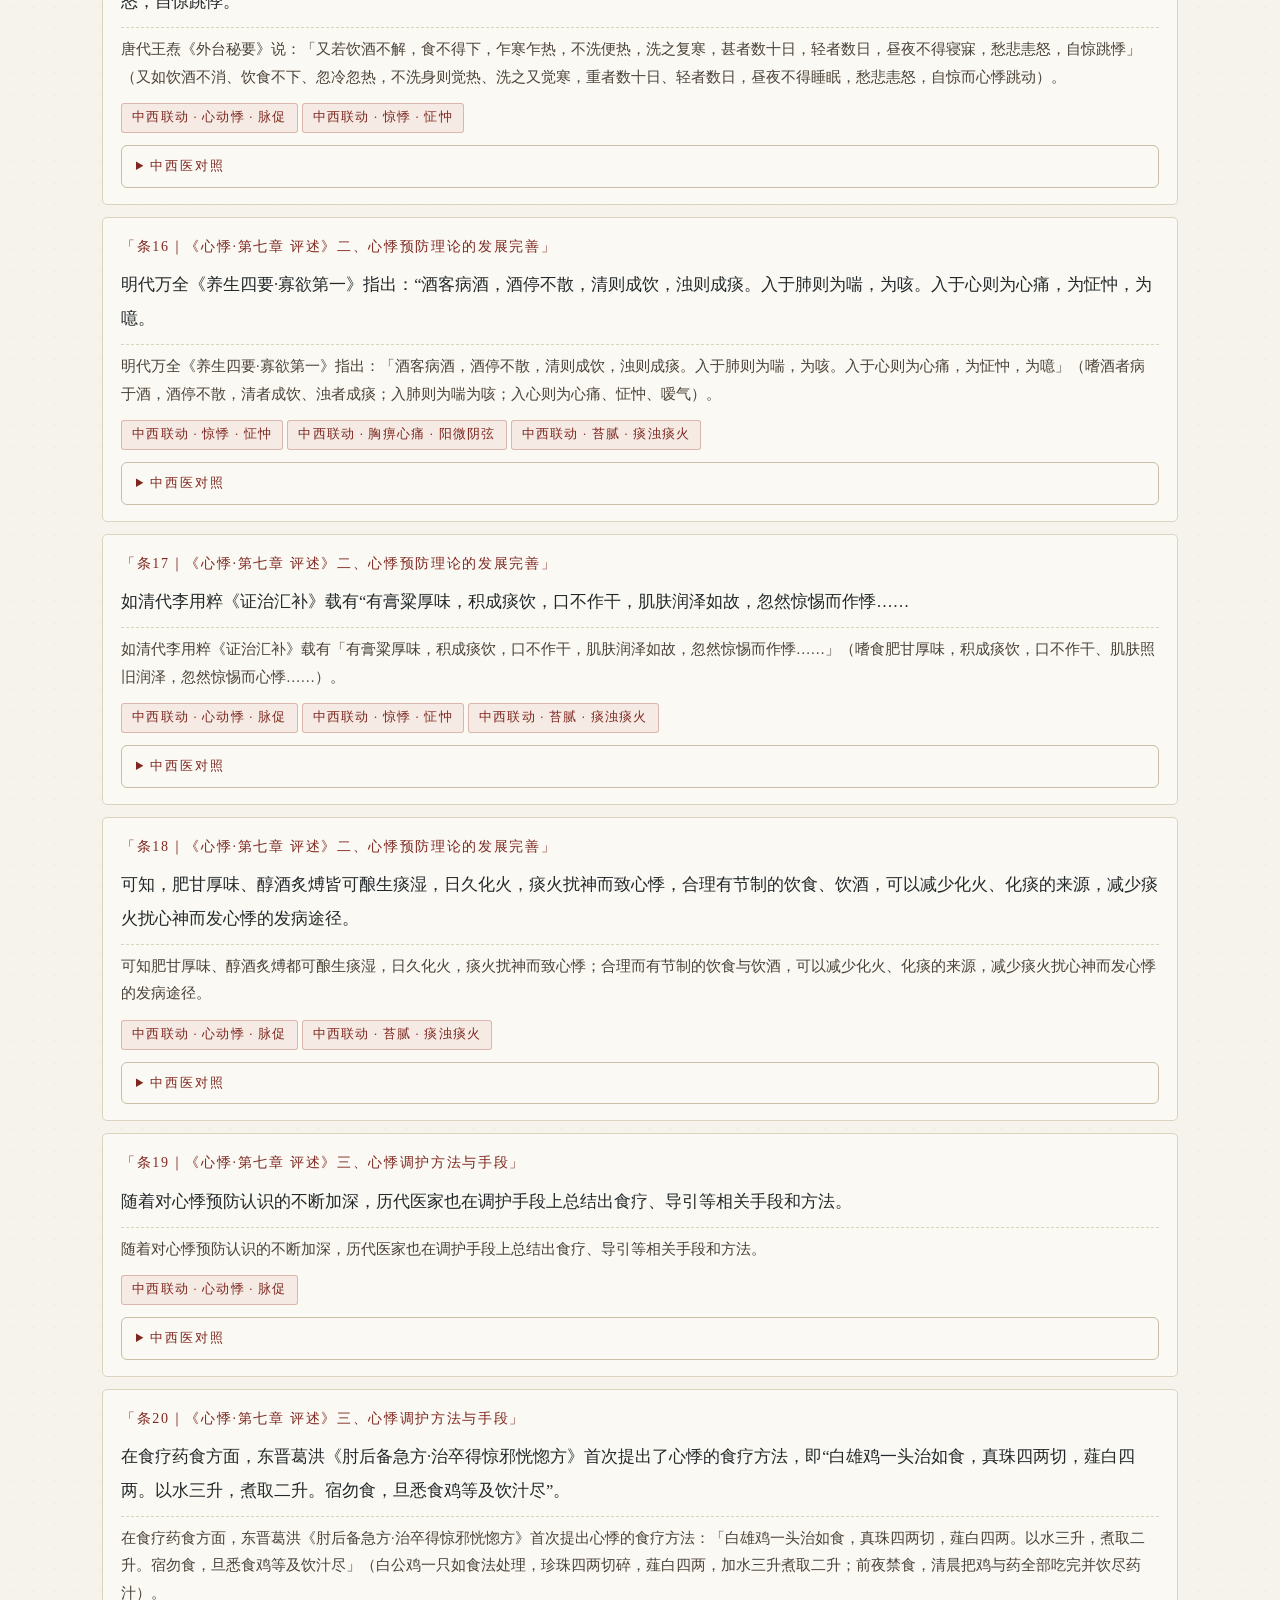
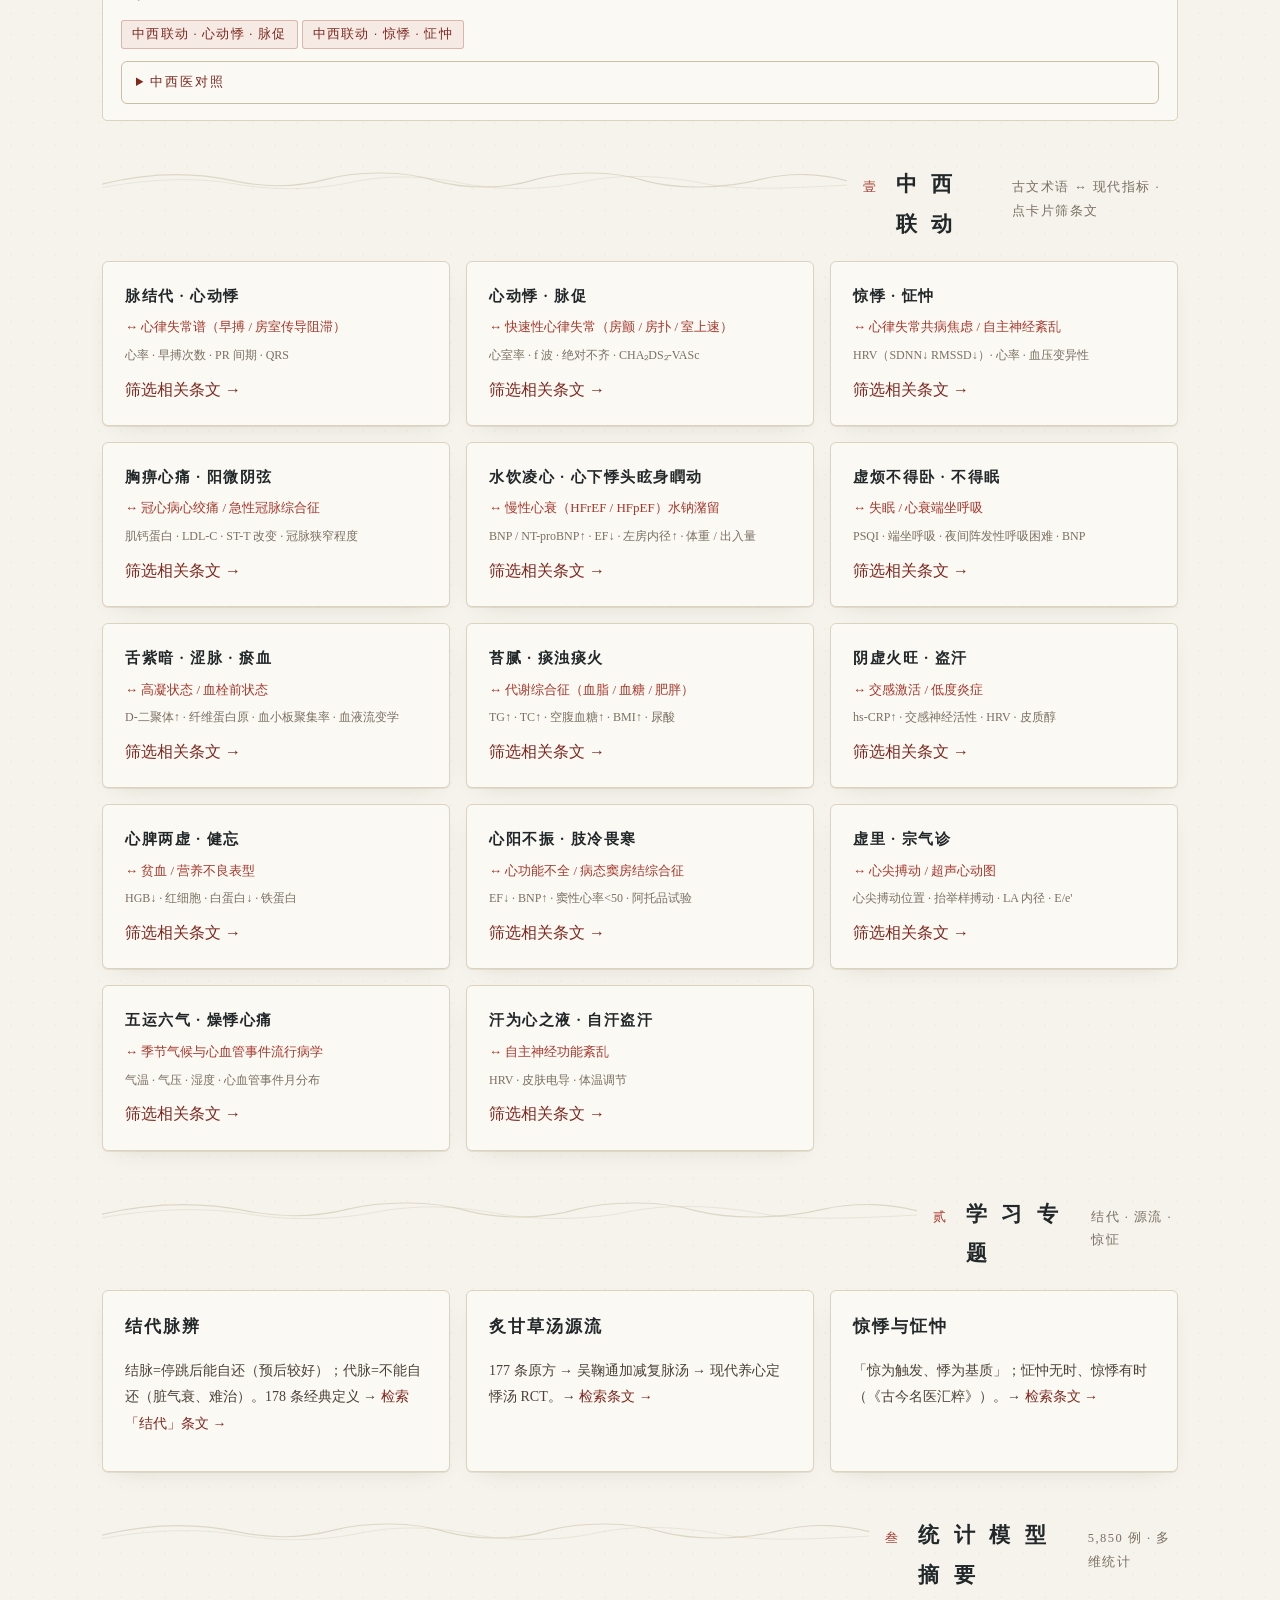
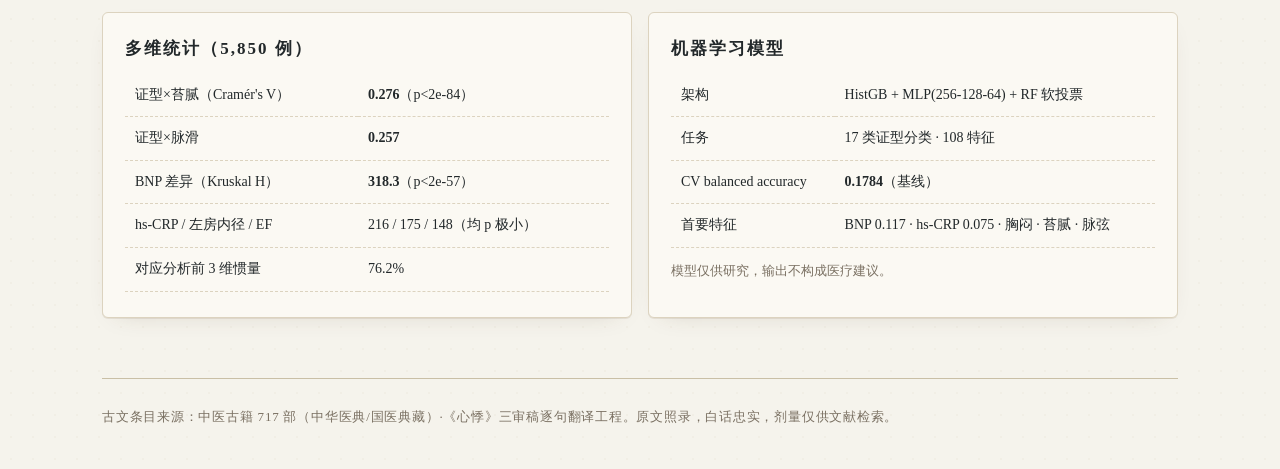
<file: guwen.html>
<!DOCTYPE html>
<html lang="zh-CN">
<head>
<meta charset="UTF-8">
<meta name="viewport" content="width=device-width, initial-scale=1">
<title>古文研习 · xinji.wiki</title>
<link rel="stylesheet" href="style.css">
</head>
<body>

<div class="topbar">
  <div class="wrap">
    <a class="brand" href="index.html"><span class="seal">悸</span>心 悸 · xinji.wiki</a>
    <nav class="nav">
      <a href="index.html">知识看板</a>
      <a href="guwen.html" class="on">古文研习</a>
      <a href="wenzhen.html">智能问诊</a>
      <a href="mdt.html">多学科会诊</a>
      <a href="wenda.html">知识问答</a>
    </nav>
  </div>
</div>

<div class="wrap">
  <header style="padding:40px 0 18px">
    <div class="kicker">古 文 查 询 与 学 习</div>
    <h1 class="big" style="letter-spacing:.2em">古 文 研 习</h1>
    <p style="color:var(--ink-2); max-width:760px">
      3,059 条古籍原文逐句白话对照——涵盖《伤寒论》《金匮要略》《黄帝内经》等 700 余部医籍心悸条文与《心悸》三审稿全书翻译。
      检索关键词、书名、证型；点击卡片展开注释与关联。
    </p>
    <div class="quote">「心主身之血脉。」<span class="src">——《素问·痿论》</span></div>
  </header>

  <section class="panel" style="padding:18px 22px">
    <div style="display:flex; gap:12px; flex-wrap:wrap; align-items:end">
      <div style="flex:2; min-width:240px">
        <label for="q">检索（原文/白话/书名）</label>
        <input type="text" id="q" placeholder="如：炙甘草汤 / 脉结代 / 怔忡 / 伤寒论 / 归脾汤">
      </div>
      <div style="flex:1; min-width:170px">
        <label for="src">书目/来源筛选</label>
        <select id="src"><option value="">全部来源</option></select>
      </div>
      <button class="btn" onclick="render()">检 索</button>
      <button class="btn ghost" onclick="randomOne()">随 机 一 条</button>
    </div>
    <div style="margin-top:10px">
      <span class="tag zhu">热词</span>
      <a class="tag" href="#" onclick="quick('心动悸')">心动悸</a>
      <a class="tag" href="#" onclick="quick('脉结代')">脉结代</a>
      <a class="tag" href="#" onclick="quick('怔忡')">怔忡</a>
      <a class="tag" href="#" onclick="quick('心下悸')">心下悸</a>
      <a class="tag" href="#" onclick="quick('惊悸')">惊悸</a>
      <a class="tag" href="#" onclick="quick('温胆汤')">温胆汤</a>
      <a class="tag" href="#" onclick="quick('归脾')">归脾</a>
      <a class="tag" href="#" onclick="quick('痰')">痰</a>
      <a class="tag" href="#" onclick="quick('瘀')">瘀</a>
    </div>
    <style>
      .zx-row{margin-top:10px}
      .zx-tag{background:rgba(166,56,44,.07); border-color:rgba(166,56,44,.3); color:var(--zhu-deep)}
      details.zx{margin-top:10px; border:1px solid var(--line-2); border-radius:6px; padding:8px 14px; background:#FBF9F3}
      details.zx summary{cursor:pointer; font-size:13px; letter-spacing:.16em; color:var(--zhu-deep)}
      .zx-card{border-top:1px dashed var(--line-2); padding:9px 0 4px; margin-top:8px}
      .zx-t{font-size:13.5px}
      .zx-b{font-size:12.5px; color:var(--ink-2); line-height:1.9}
      .zx-axis{transition:transform .18s ease, box-shadow .18s}
      .zx-axis:hover{transform:translateY(-3px); box-shadow:0 12px 26px -18px rgba(80,50,20,.5)}
    </style>
  </section>

  <div style="margin:16px 0; color:var(--muted); font-size:14px">
    共 <b id="count">0</b> 条 · 每页 20 条 · <span id="pageinfo"></span>
    <span style="float:right">
      <button class="btn ghost" style="padding:5px 14px" onclick="prevPage()">上一页</button>
      <button class="btn ghost" style="padding:5px 14px" onclick="nextPage()">下一页</button>
      <button class="btn ghost" style="padding:5px 14px" onclick="toggleBai()">文白对照 / 仅原文</button>
    </span>
  </div>

  <div id="list"></div>

  <!-- 中西联动 -->
  <section style="margin-top:36px">
    <div class="section-lead"><span class="no">壹</span><h2>中 西 联 动</h2><span class="hint">古文术语 ↔ 现代指标 · 点卡片筛条文</span></div>
    <div class="grid g3" id="zxGrid"></div>
  </section>

  <!-- 学习辅助 -->
  <section style="margin-top:36px">
    <div class="section-lead"><span class="no">贰</span><h2>学 习 专 题</h2><span class="hint">结代 · 源流 · 惊怔</span></div>
    <div class="grid g3">
      <div class="panel"><h3 style="margin-top:0">结代脉辨</h3>
        <p style="font-size:14px; color:var(--ink-2)">结脉=停跳后能自还（预后较好）；代脉=不能自还（脏气衰、难治）。178 条经典定义 →
        <a href="#" onclick="quick('结代')">检索「结代」条文 →</a></p></div>
      <div class="panel"><h3 style="margin-top:0">炙甘草汤源流</h3>
        <p style="font-size:14px; color:var(--ink-2)">177 条原方 → 吴鞠通加减复脉汤 → 现代养心定悸汤 RCT。→
        <a href="#" onclick="quick('炙甘草汤')">检索条文 →</a></p></div>
      <div class="panel"><h3 style="margin-top:0">惊悸与怔忡</h3>
        <p style="font-size:14px; color:var(--ink-2)">「惊为触发、悸为基质」；怔忡无时、惊悸有时（《古今名医汇粹》）。→
        <a href="#" onclick="quick('怔忡')">检索条文 →</a></p></div>
    </div>
  </section>

  <section id="tongji" style="margin-top:36px">
    <div class="section-lead"><span class="no">叁</span><h2>统 计 模 型 摘 要</h2><span class="hint">5,850 例 · 多维统计</span></div>
    <div class="grid g2">
      <div class="panel">
        <h3 style="margin-top:0">多维统计（5,850 例）</h3>
        <table>
          <tr><td>证型×苔腻（Cramér's V）</td><td><b>0.276</b>（p&lt;2e-84）</td></tr>
          <tr><td>证型×脉滑</td><td><b>0.257</b></td></tr>
          <tr><td>BNP 差异（Kruskal H）</td><td><b>318.3</b>（p&lt;2e-57）</td></tr>
          <tr><td>hs-CRP / 左房内径 / EF</td><td>216 / 175 / 148（均 p 极小）</td></tr>
          <tr><td>对应分析前 3 维惯量</td><td>76.2%</td></tr>
        </table>
      </div>
      <div class="panel">
        <h3 style="margin-top:0">机器学习模型</h3>
        <table>
          <tr><td>架构</td><td>HistGB + MLP(256-128-64) + RF 软投票</td></tr>
          <tr><td>任务</td><td>17 类证型分类 · 108 特征</td></tr>
          <tr><td>CV balanced accuracy</td><td><b>0.1784</b>（基线）</td></tr>
          <tr><td>首要特征</td><td>BNP 0.117 · hs-CRP 0.075 · 胸闷 · 苔腻 · 脉弦</td></tr>
        </table>
        <p style="font-size:12.5px; color:var(--muted)">模型仅供研究，输出不构成医疗建议。</p>
      </div>
    </div>
  </section>

  <footer>
    <div>古文条目来源：中医古籍 717 部（中华医典/国医典藏）·《心悸》三审稿逐句翻译工程。原文照录，白话忠实，剂量仅供文献检索。</div>
  </footer>
</div>

<script src="data/guwen_index.js"></script>
<script src="data/zhongxi_map.js"></script>
<script src="motifs.js"></script>
<script>
const DATA = window.GUWEN || [];
let page = 0, showBai = true, filtered = DATA;
const PER = 20;

// 来源下拉（取前 60 个书名）
const srcs = [...new Set(DATA.map(d=>d.source.split("｜")[0].replace(/^条\d+$/,"").trim()))].filter(s=>s.length>1).slice(0,80);
document.getElementById("src").innerHTML += srcs.map(s=>`<option value="${s}">${s}</option>`).join("");

function render(){
  const q = document.getElementById("q").value.trim();
  const s = document.getElementById("src").value;
  filtered = DATA.filter(d=>{
    const okQ = !q || (d.原文+d.白话+d.source).includes(q);
    const okS = !s || d.source.includes(s);
    return okQ && okS;
  });
  page = 0; draw();
}
function draw(){
  const total = filtered.length;
  const pages = Math.max(1, Math.ceil(total/PER));
  page = Math.min(page, pages-1);
  document.getElementById("count").textContent = total.toLocaleString();
  document.getElementById("pageinfo").textContent = `第 ${page+1} / ${pages} 页`;
  const slice = filtered.slice(page*PER, (page+1)*PER);
  document.getElementById("list").innerHTML = slice.map((d,i)=>`
    <div class="gw">
      <div class="s">「${esc(d.source)}」</div>
      <div class="o">${esc(d.原文)}</div>
      ${showBai ? `<div class="b">${esc(d.白话)}</div>` : ""}
      ${zxFor(d, page*PER+i)}
    </div>`).join("") || `<div class="panel">未检索到条目。</div>`;
}
/* 中西联动：条目关键词 → 联动轴（标签+可展开对照卡） */
function zxFor(d, idx){
  const Z = window.ZHONGXI || [];
  const text = (d.原文||"") + (d.白话||"");
  const hits = Z.filter(z => z.keywords.some(k => text.includes(k))).slice(0, 3);
  if(!hits.length) return "";
  return `
    <div class="zx-row">
      ${hits.map(z=>`<a class="tag zx-tag" href="#" onclick="document.getElementById('zx-${idx}').open=!document.getElementById('zx-${idx}').open;return false">中西联动 · ${z.tcm}</a>`).join("")}
    </div>
    <details class="zx" id="zx-${idx}">
      <summary>中西医对照</summary>
      ${hits.map(z=>`
        <div class="zx-card">
          <div class="zx-t"><b>${z.tcm}</b> ↔ ${z.western}</div>
          <div class="zx-b"><b>病机：</b>${z.bingji}</div>
          <div class="zx-b"><b>关键指标：</b>${z.indicators}｜<b>检查：</b>${z.exams}</div>
          <div class="zx-b"><b>循证：</b>${z.evidence}</div>
        </div>`).join("")}
    </details>`;
}
/* 中西联动总览卡 */
document.getElementById("zxGrid").innerHTML = (window.ZHONGXI||[]).map(z=>`
  <div class="panel zx-axis" style="cursor:pointer" onclick="zxFilter('${z.id}')">
    <div style="font-size:15px; letter-spacing:.1em"><b>${z.tcm}</b></div>
    <div style="color:var(--zhu); font-size:13px; margin:5px 0">↔ ${z.western}</div>
    <div style="font-size:12px; color:var(--muted); line-height:1.8">${z.indicators}</div>
    <div style="margin-top:8px"><a href="#" onclick="zxFilter('${z.id}');return false">筛选相关条文 →</a></div>
  </div>`).join("");
function zxFilter(id){
  const z = (window.ZHONGXI||[]).find(x=>x.id===id);
  if(!z) return;
  filtered = DATA.filter(d => z.keywords.some(k => ((d.原文||"")+(d.白话||"")+(d.source||"")).includes(k)));
  page = 0;
  document.getElementById("q").value = "";
  draw();
  window.scrollTo({top: 200, behavior:"smooth"});
}
function esc(t){ return (t||"").replace(/</g,"&lt;").replace(/>/g,"&gt;"); }
function nextPage(){ page++; draw(); window.scrollTo({top:200,behavior:"smooth"}); }
function prevPage(){ page--; if(page<0)page=0; draw(); }
function toggleBai(){ showBai=!showBai; draw(); }
function quick(t){ document.getElementById("q").value=t; render(); return false; }
function randomOne(){ filtered = [DATA[Math.floor(Math.random()*DATA.length)]]; page=0; draw(); }
render();
</script>
</body>
</html>
</file>
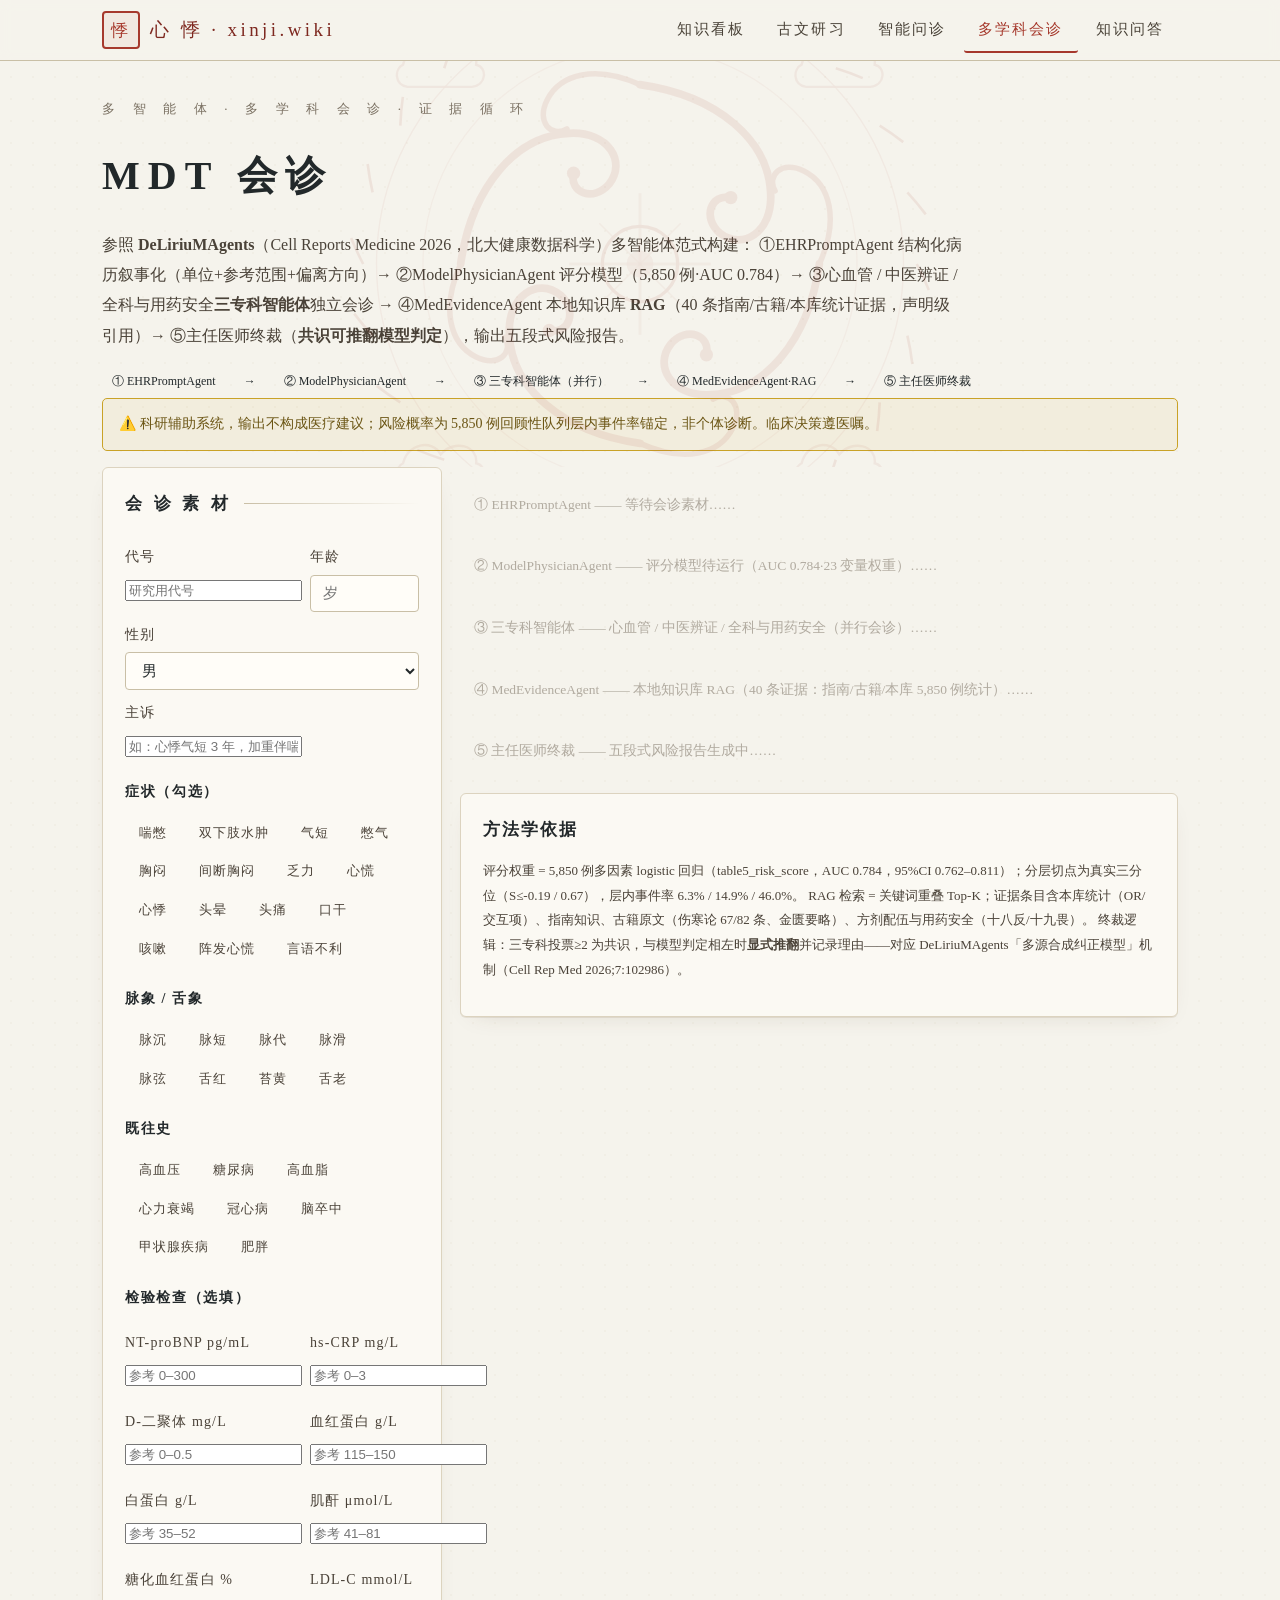
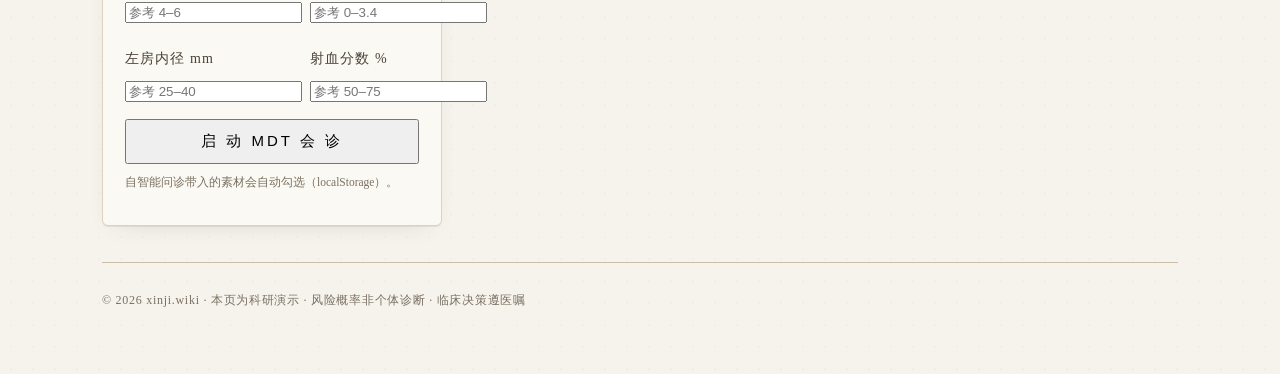
<file: mdt.html>
<!DOCTYPE html>
<html lang="zh-CN">
<head>
<meta charset="UTF-8">
<meta name="viewport" content="width=device-width, initial-scale=1">
<title>多学科会诊 · xinji.wiki</title>
<link rel="stylesheet" href="style.css">
<style>
.mdt-stage{margin:14px 0; opacity:.55; transition:opacity .5s ease}
.mdt-stage.lit{opacity:1}
.mdt-card{border:1px solid var(--border); border-radius:12px; padding:12px 14px; margin:10px 0; background:var(--card)}
.mdt-card-h{display:flex; justify-content:space-between; align-items:center; gap:10px; margin-bottom:8px}
.mdt-title{font-weight:700}
.mdt-badge{font-size:12px; padding:2px 10px; border-radius:99px; border:1px solid var(--border)}
.mdt-badge.ok{color:#2e7d32; border-color:#2e7d32}
.mdt-badge.high{color:#c62828; border-color:#c62828; background:rgba(198,40,40,.06)}
.mdt-badge.mid{color:#b26a00; border-color:#b26a00}
.mdt-badge.low{color:#1565c0; border-color:#1565c0}
.mdt-line{font-size:13.5px; line-height:1.75; color:var(--ink-2)}
.mdt-line b{color:var(--ink)}
.mdt-meta{margin-top:8px; font-size:12px; color:var(--muted)}
.mdt-table{width:100%; border-collapse:collapse; font-size:13px; margin-top:8px}
.mdt-table th,.mdt-table td{border:1px solid var(--border); padding:5px 8px; text-align:left}
.mdt-ev{border-left:3px solid var(--accent); padding:6px 10px; margin:8px 0; font-size:12.8px; line-height:1.7; background:rgba(0,0,0,.02)}
.mdt-ev-id{color:var(--accent); font-weight:700}
.mdt-ev-q{color:var(--muted); font-size:11.5px}
.mdt-final{border:2px solid var(--accent)}
.mdt-report h4{margin:14px 0 6px; letter-spacing:.08em}
.mdt-report ul{margin:4px 0 4px 18px; font-size:13.5px; line-height:1.85}
.chips label{display:inline-flex; align-items:center; gap:5px; border:1px solid var(--border); border-radius:99px; padding:4px 11px; margin:3px; cursor:pointer; font-size:13px}
.chips label:has(input:checked){background:var(--accent); color:#fff; border-color:var(--accent)}
.chips input{display:none}
#mdtSummary{margin:12px 0; padding:10px 14px; border-radius:10px; background:rgba(0,0,0,.045); font-size:13.5px}
.pipe{display:flex; gap:8px; flex-wrap:wrap; margin:8px 0 2px}
.pipe span{font-size:12px; padding:3px 10px; border:1px dashed var(--border); border-radius:99px}
</style>
</head>
<body>

<div class="topbar">
  <div class="wrap">
    <a class="brand" href="index.html"><span class="seal">悸</span>心 悸 · xinji.wiki</a>
    <nav class="nav">
      <a href="index.html">知识看板</a>
      <a href="guwen.html">古文研习</a>
      <a href="wenzhen.html">智能问诊</a>
      <a href="mdt.html" class="on">多学科会诊</a>
      <a href="wenda.html">知识问答</a>
    </nav>
  </div>
</div>

<div class="wrap">
  <header style="padding:36px 0 16px">
    <div class="kicker">多 智 能 体 · 多 学 科 会 诊 · 证 据 循 环</div>
    <h1 class="big" style="letter-spacing:.2em">MDT 会诊</h1>
    <p style="color:var(--ink-2); max-width:860px">
      参照 <b>DeLiriuMAgents</b>（Cell Reports Medicine 2026，北大健康数据科学）多智能体范式构建：
      ①EHRPromptAgent 结构化病历叙事化（单位+参考范围+偏离方向）→ ②ModelPhysicianAgent 评分模型（5,850 例·AUC 0.784）→
      ③心血管 / 中医辨证 / 全科与用药安全<b>三专科智能体</b>独立会诊 → ④MedEvidenceAgent 本地知识库 <b>RAG</b>（40 条指南/古籍/本库统计证据，声明级引用）→
      ⑤主任医师终裁（<b>共识可推翻模型判定</b>），输出五段式风险报告。
    </p>
    <div class="pipe">
      <span>① EHRPromptAgent</span><span>→</span><span>② ModelPhysicianAgent</span><span>→</span>
      <span>③ 三专科智能体（并行）</span><span>→</span><span>④ MedEvidenceAgent·RAG</span><span>→</span>
      <span>⑤ 主任医师终裁</span>
    </div>
    <div class="warn">⚠️ 科研辅助系统，输出不构成医疗建议；风险概率为 5,850 例回顾性队列层内事件率锚定，非个体诊断。临床决策遵医嘱。</div>
  </header>

  <div class="grid" style="grid-template-columns:340px 1fr; align-items:start; gap:18px">
    <!-- 输入 -->
    <aside class="panel" style="position:sticky; top:14px">
      <h2 style="margin-top:0; font-size:17px">会 诊 素 材</h2>
      <div class="grid" style="grid-template-columns:1fr 1fr; gap:8px">
        <div><label>代号</label><input id="mName" placeholder="研究用代号"></div>
        <div><label>年龄</label><input id="mAge" type="number" placeholder="岁"></div>
      </div>
      <label>性别</label>
      <select id="mSex"><option value="男">男</option><option value="女">女</option></select>
      <label>主诉</label>
      <input id="mChief" placeholder="如：心悸气短 3 年，加重伴喘憋 1 周">

      <h3 style="font-size:14px">症状（勾选）</h3>
      <div class="chips">
        <label><input type="checkbox" name="msym" value="喘憋">喘憋</label>
        <label><input type="checkbox" name="msym" value="双下肢水肿">双下肢水肿</label>
        <label><input type="checkbox" name="msym" value="气短">气短</label>
        <label><input type="checkbox" name="msym" value="憋气">憋气</label>
        <label><input type="checkbox" name="msym" value="胸闷">胸闷</label>
        <label><input type="checkbox" name="msym" value="间断胸闷">间断胸闷</label>
        <label><input type="checkbox" name="msym" value="乏力">乏力</label>
        <label><input type="checkbox" name="msym" value="心慌">心慌</label>
        <label><input type="checkbox" name="msym" value="心悸">心悸</label>
        <label><input type="checkbox" name="msym" value="头晕">头晕</label>
        <label><input type="checkbox" name="msym" value="头痛">头痛</label>
        <label><input type="checkbox" name="msym" value="口干">口干</label>
        <label><input type="checkbox" name="msym" value="咳嗽">咳嗽</label>
        <label><input type="checkbox" name="msym" value="阵发心慌">阵发心慌</label>
        <label><input type="checkbox" name="msym" value="言语不利">言语不利</label>
      </div>

      <h3 style="font-size:14px">脉象 / 舌象</h3>
      <div class="chips">
        <label><input type="checkbox" name="mpulse" value="沉">脉沉</label>
        <label><input type="checkbox" name="mpulse" value="短">脉短</label>
        <label><input type="checkbox" name="mpulse" value="代">脉代</label>
        <label><input type="checkbox" name="mpulse" value="滑">脉滑</label>
        <label><input type="checkbox" name="mpulse" value="弦">脉弦</label>
        <label><input type="checkbox" name="mtongue" value="红">舌红</label>
        <label><input type="checkbox" name="mtongue" value="黄">苔黄</label>
        <label><input type="checkbox" name="mtongue" value="老">舌老</label>
      </div>

      <h3 style="font-size:14px">既往史</h3>
      <div class="chips">
        <label><input type="checkbox" name="mhist" value="高血压">高血压</label>
        <label><input type="checkbox" name="mhist" value="糖尿病">糖尿病</label>
        <label><input type="checkbox" name="mhist" value="高血脂">高血脂</label>
        <label><input type="checkbox" name="mhist" value="心力衰竭">心力衰竭</label>
        <label><input type="checkbox" name="mhist" value="冠心病">冠心病</label>
        <label><input type="checkbox" name="mhist" value="脑卒中">脑卒中</label>
        <label><input type="checkbox" name="mhist" value="甲状腺疾病">甲状腺疾病</label>
        <label><input type="checkbox" name="mhist" value="肥胖">肥胖</label>
      </div>

      <h3 style="font-size:14px">检验检查（选填）</h3>
      <div class="grid" style="grid-template-columns:1fr 1fr; gap:8px">
        <div><label>NT-proBNP pg/mL</label><input data-lab="NT-proBNP" placeholder="参考 0–300"></div>
        <div><label>hs-CRP mg/L</label><input data-lab="hs-CRP" placeholder="参考 0–3"></div>
        <div><label>D-二聚体 mg/L</label><input data-lab="D-二聚体" placeholder="参考 0–0.5"></div>
        <div><label>血红蛋白 g/L</label><input data-lab="血红蛋白" placeholder="参考 115–150"></div>
        <div><label>白蛋白 g/L</label><input data-lab="白蛋白" placeholder="参考 35–52"></div>
        <div><label>肌酐 μmol/L</label><input data-lab="肌酐" placeholder="参考 41–81"></div>
        <div><label>糖化血红蛋白 %</label><input data-lab="糖化血红蛋白" placeholder="参考 4–6"></div>
        <div><label>LDL-C mmol/L</label><input data-lab="LDL-C" placeholder="参考 0–3.4"></div>
        <div><label>左房内径 mm</label><input data-lab="左房内径" placeholder="参考 25–40"></div>
        <div><label>射血分数 %</label><input data-lab="射血分数" placeholder="参考 50–75"></div>
      </div>

      <button id="runMDT" style="width:100%; margin-top:12px; padding:11px; font-size:15px; letter-spacing:.2em">启 动 MDT 会 诊</button>
      <p style="font-size:11.5px; color:var(--muted); margin-top:8px">自智能问诊带入的素材会自动勾选（localStorage）。</p>
    </aside>

    <!-- 流水线 -->
    <section>
      <div id="mdtSummary" style="display:none"></div>
      <div class="mdt-stage" id="stage1"><div class="mdt-card"><div class="mdt-line" style="color:var(--muted)">① EHRPromptAgent —— 等待会诊素材……</div></div></div>
      <div class="mdt-stage" id="stage2"><div class="mdt-card"><div class="mdt-line" style="color:var(--muted)">② ModelPhysicianAgent —— 评分模型待运行（AUC 0.784·23 变量权重）……</div></div></div>
      <div class="mdt-stage" id="stage3"><div class="mdt-card"><div class="mdt-line" style="color:var(--muted)">③ 三专科智能体 —— 心血管 / 中医辨证 / 全科与用药安全（并行会诊）……</div></div></div>
      <div class="mdt-stage" id="stage4"><div class="mdt-card"><div class="mdt-line" style="color:var(--muted)">④ MedEvidenceAgent —— 本地知识库 RAG（40 条证据：指南/古籍/本库 5,850 例统计）……</div></div></div>
      <div class="mdt-stage" id="stage5"><div class="mdt-card"><div class="mdt-line" style="color:var(--muted)">⑤ 主任医师终裁 —— 五段式风险报告生成中……</div></div></div>

      <div class="panel" style="margin-top:18px">
        <h3 style="margin-top:0">方法学依据</h3>
        <p style="font-size:13px; line-height:1.9; color:var(--ink-2)">
          评分权重 = 5,850 例多因素 logistic 回归（table5_risk_score，AUC 0.784，95%CI 0.762–0.811）；分层切点为真实三分位（S≤-0.19 / 0.67），层内事件率 6.3% / 14.9% / 46.0%。
          RAG 检索 = 关键词重叠 Top-K；证据条目含本库统计（OR/交互项）、指南知识、古籍原文（伤寒论 67/82 条、金匮要略）、方剂配伍与用药安全（十八反/十九畏）。
          终裁逻辑：三专科投票≥2 为共识，与模型判定相左时<b>显式推翻</b>并记录理由——对应 DeLiriuMAgents「多源合成纠正模型」机制（Cell Rep Med 2026;7:102986）。
        </p>
      </div>
    </section>
  </div>

  <footer style="margin:36px 0 22px; font-size:12px; color:var(--muted)">
    <div id="motifFooter"></div>
    © 2026 xinji.wiki · 本页为科研演示 · 风险概率非个体诊断 · 临床决策遵医嘱
  </footer>
</div>

<script src="motifs.js"></script>
<script src="data/model_priors.js"></script>
<script src="data/evidence_kb.js"></script>
<script src="mdt.js"></script>
</body>
</html>
</file>
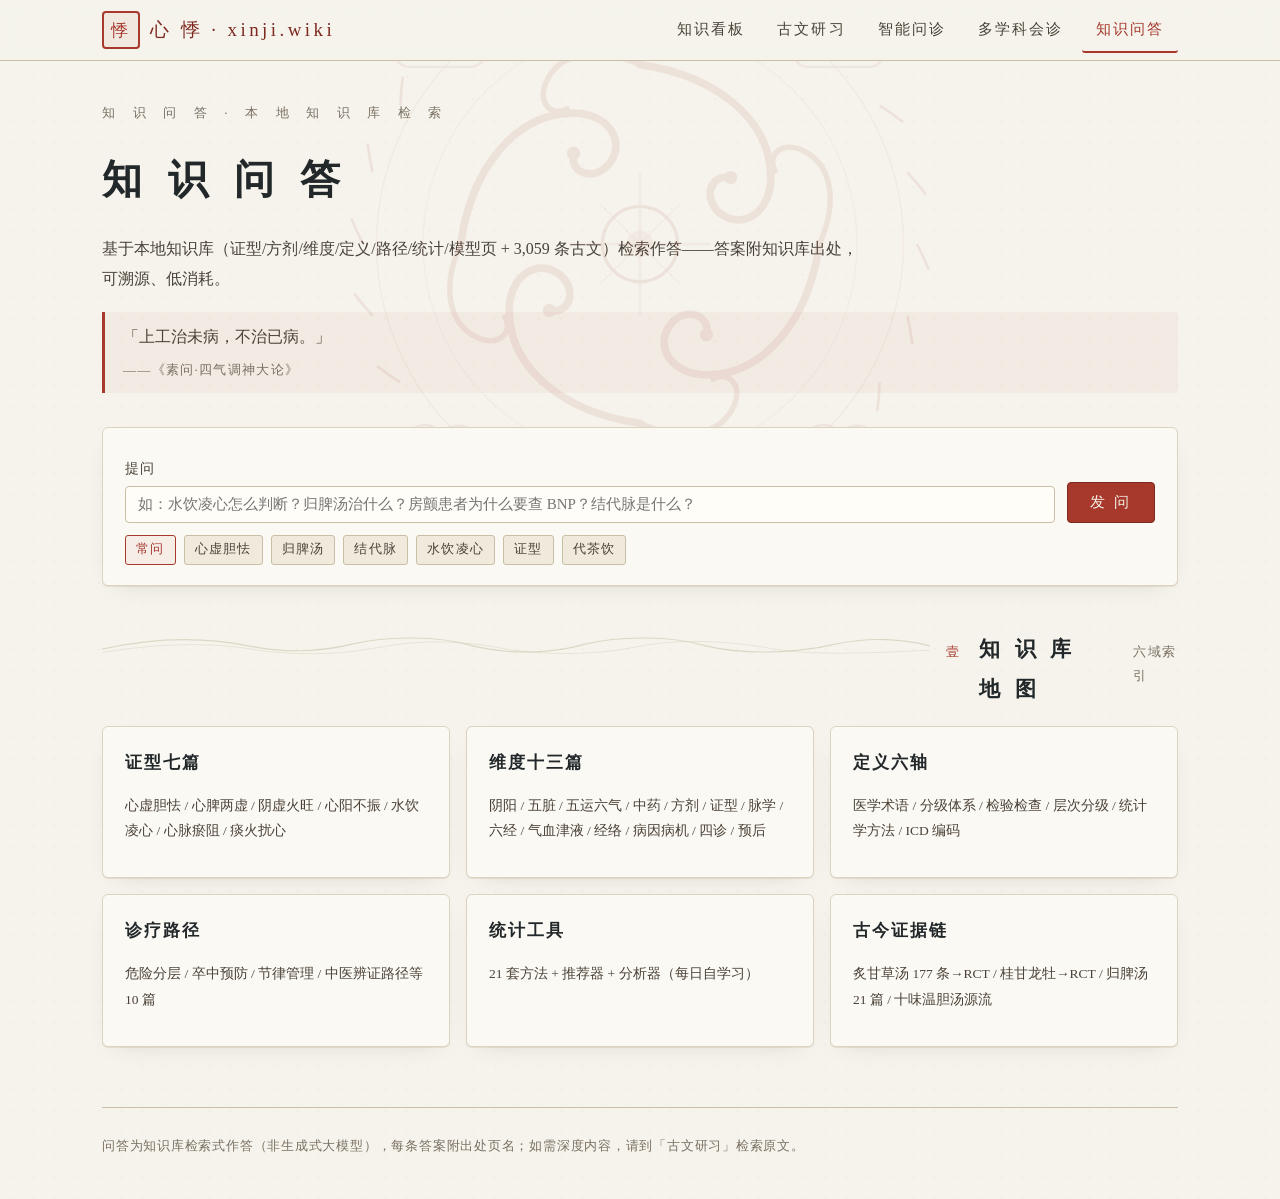
<file: wenda.html>
<!DOCTYPE html>
<html lang="zh-CN">
<head>
<meta charset="UTF-8">
<meta name="viewport" content="width=device-width, initial-scale=1">
<title>知识问答 · xinji.wiki</title>
<link rel="stylesheet" href="style.css">
</head>
<body>

<div class="topbar">
  <div class="wrap">
    <a class="brand" href="index.html"><span class="seal">悸</span>心 悸 · xinji.wiki</a>
    <nav class="nav">
      <a href="index.html">知识看板</a>
      <a href="guwen.html">古文研习</a>
      <a href="wenzhen.html">智能问诊</a>
      <a href="mdt.html">多学科会诊</a>
      <a href="wenda.html" class="on">知识问答</a>
    </nav>
  </div>
</div>

<div class="wrap">
  <header style="padding:40px 0 16px">
    <div class="kicker">知 识 问 答 · 本 地 知 识 库 检 索</div>
    <h1 class="big" style="letter-spacing:.2em">知 识 问 答</h1>
    <p style="color:var(--ink-2); max-width:760px">
      基于本地知识库（证型/方剂/维度/定义/路径/统计/模型页 + 3,059 条古文）检索作答——答案附知识库出处，可溯源、低消耗。
    </p>
    <div class="quote">「上工治未病，不治已病。」<span class="src">——《素问·四气调神大论》</span></div>
  </header>

  <section class="panel" style="padding:18px 22px">
    <div style="display:flex; gap:12px; align-items:end; flex-wrap:wrap">
      <div style="flex:1; min-width:260px">
        <label for="ask">提问</label>
        <input type="text" id="ask" placeholder="如：水饮凌心怎么判断？归脾汤治什么？房颤患者为什么要查 BNP？结代脉是什么？">
      </div>
      <button class="btn" onclick="answer()">发 问</button>
    </div>
    <div style="margin-top:10px">
      <span class="tag zhu">常问</span>
      <a class="tag" href="#" onclick="qa('心虚胆怯有什么表现？')">心虚胆怯</a>
      <a class="tag" href="#" onclick="qa('归脾汤主治什么？')">归脾汤</a>
      <a class="tag" href="#" onclick="qa('结代脉怎么区分？')">结代脉</a>
      <a class="tag" href="#" onclick="qa('水饮凌心和心衰有什么关系？')">水饮凌心</a>
      <a class="tag" href="#" onclick="qa('房颤的中医证型有哪些？')">证型</a>
      <a class="tag" href="#" onclick="qa('代茶饮推荐')">代茶饮</a>
    </div>
  </section>

  <div id="ans" style="margin-top:18px"></div>

  <section style="margin-top:30px">
    <div class="section-lead"><span class="no">壹</span><h2>知 识 库 地 图</h2><span class="hint">六域索引</span></div>
    <div class="grid g3" id="map"></div>
  </section>

  <footer>
    <div>问答为知识库检索式作答（非生成式大模型），每条答案附出处页名；如需深度内容，请到「古文研习」检索原文。</div>
  </footer>
</div>

<script src="data/qa_index.js"></script>
<script src="data/guwen_index.js"></script>
<script src="motifs.js"></script>
<script>
const QA = window.QA_INDEX || [];
const G = window.GUWEN || [];

function answer(){
  const q = document.getElementById("ask").value.trim();
  if(!q){ return; }
  // 打分：关键词命中（标题>关键词>正文）
  const chars = [...new Set(q.replace(/[？?。，,、的什么是怎么治有什么为什么和与]/g,"").match(/[\u4e00-\u9fff]{2,}/g) || [])].flatMap(w=>[...new Set((w.match(/[\u4e00-\u9fff]{2}/g)||[]).concat([w]))]);
  const scored = QA.map(d=>{
    let s = 0;
    for(const w of chars){
      if(d.title.includes(w)) s += 5;
      if((d.keywords||[]).some(k=>k.includes(w)||w.includes(k))) s += 3;
      if(d.answer.includes(w)) s += 1;
    }
    return [d, s];
  }).filter(x=>x[1]>0).sort((a,b)=>b[1]-a[1]).slice(0,3);

  // 古文佐证
  const gHits = G.filter(d=>chars.some(w=>(d.原文||"").includes(w))).slice(0,2);

  const cards = scored.map(([d,s])=>`
    <div class="panel" style="margin:10px 0">
      <div style="font-size:13px; color:var(--zhu-deep); letter-spacing:.12em">出处 · ${esc(d.page)}（相关度 ${s}）</div>
      <h3 style="margin:6px 0">${esc(d.title)}</h3>
      <p style="color:var(--ink-2)">${esc(d.answer)}</p>
      <div>${(d.keywords||[]).slice(0,8).map(k=>`<span class="tag">${esc(k)}</span>`).join("")}</div>
    </div>`).join("");

  const gCard = gHits.length ? `
    <div class="panel" style="margin:10px 0">
      <h3 style="margin-top:0">古籍佐证</h3>
      ${gHits.map(d=>`<div class="gw"><div class="s">「${esc(d.source)}」</div><div class="o">${esc(d.原文)}</div><div class="b">${esc(d.白话)}</div></div>`).join("")}
    </div>` : "";

  document.getElementById("ans").innerHTML = `
    <h2>答</h2>
    ${cards || `<div class="panel">知识库暂无直接命中——试试更具体的词（证型名/方名/脉象），或到 <a href="guwen.html">古文研习</a> 检索原文。</div>`}
    ${gCard}
    <div class="warn">⚠️ 以上为知识库文献整理内容，不构成医疗建议。</div>`;
}
function qa(t){ document.getElementById("ask").value = t; answer(); return false; }

// 知识库地图
const map = [
  ["证型七篇","心虚胆怯 / 心脾两虚 / 阴虚火旺 / 心阳不振 / 水饮凌心 / 心脉瘀阻 / 痰火扰心"],
  ["维度十三篇","阴阳 / 五脏 / 五运六气 / 中药 / 方剂 / 证型 / 脉学 / 六经 / 气血津液 / 经络 / 病因病机 / 四诊 / 预后"],
  ["定义六轴","医学术语 / 分级体系 / 检验检查 / 层次分级 / 统计学方法 / ICD 编码"],
  ["诊疗路径","危险分层 / 卒中预防 / 节律管理 / 中医辨证路径等 10 篇"],
  ["统计工具","21 套方法 + 推荐器 + 分析器（每日自学习）"],
  ["古今证据链","炙甘草汤 177 条→RCT / 桂甘龙牡→RCT / 归脾汤 21 篇 / 十味温胆汤源流"],
];
document.getElementById("map").innerHTML = map.map(([t,d])=>
  `<div class="panel"><h3 style="margin-top:0">${t}</h3><p style="font-size:13.5px; color:var(--ink-2)">${d}</p></div>`).join("");
function esc(t){ return (t||"").replace(/</g,"&lt;").replace(/>/g,"&gt;"); }
</script>
</body>
</html>
</file>
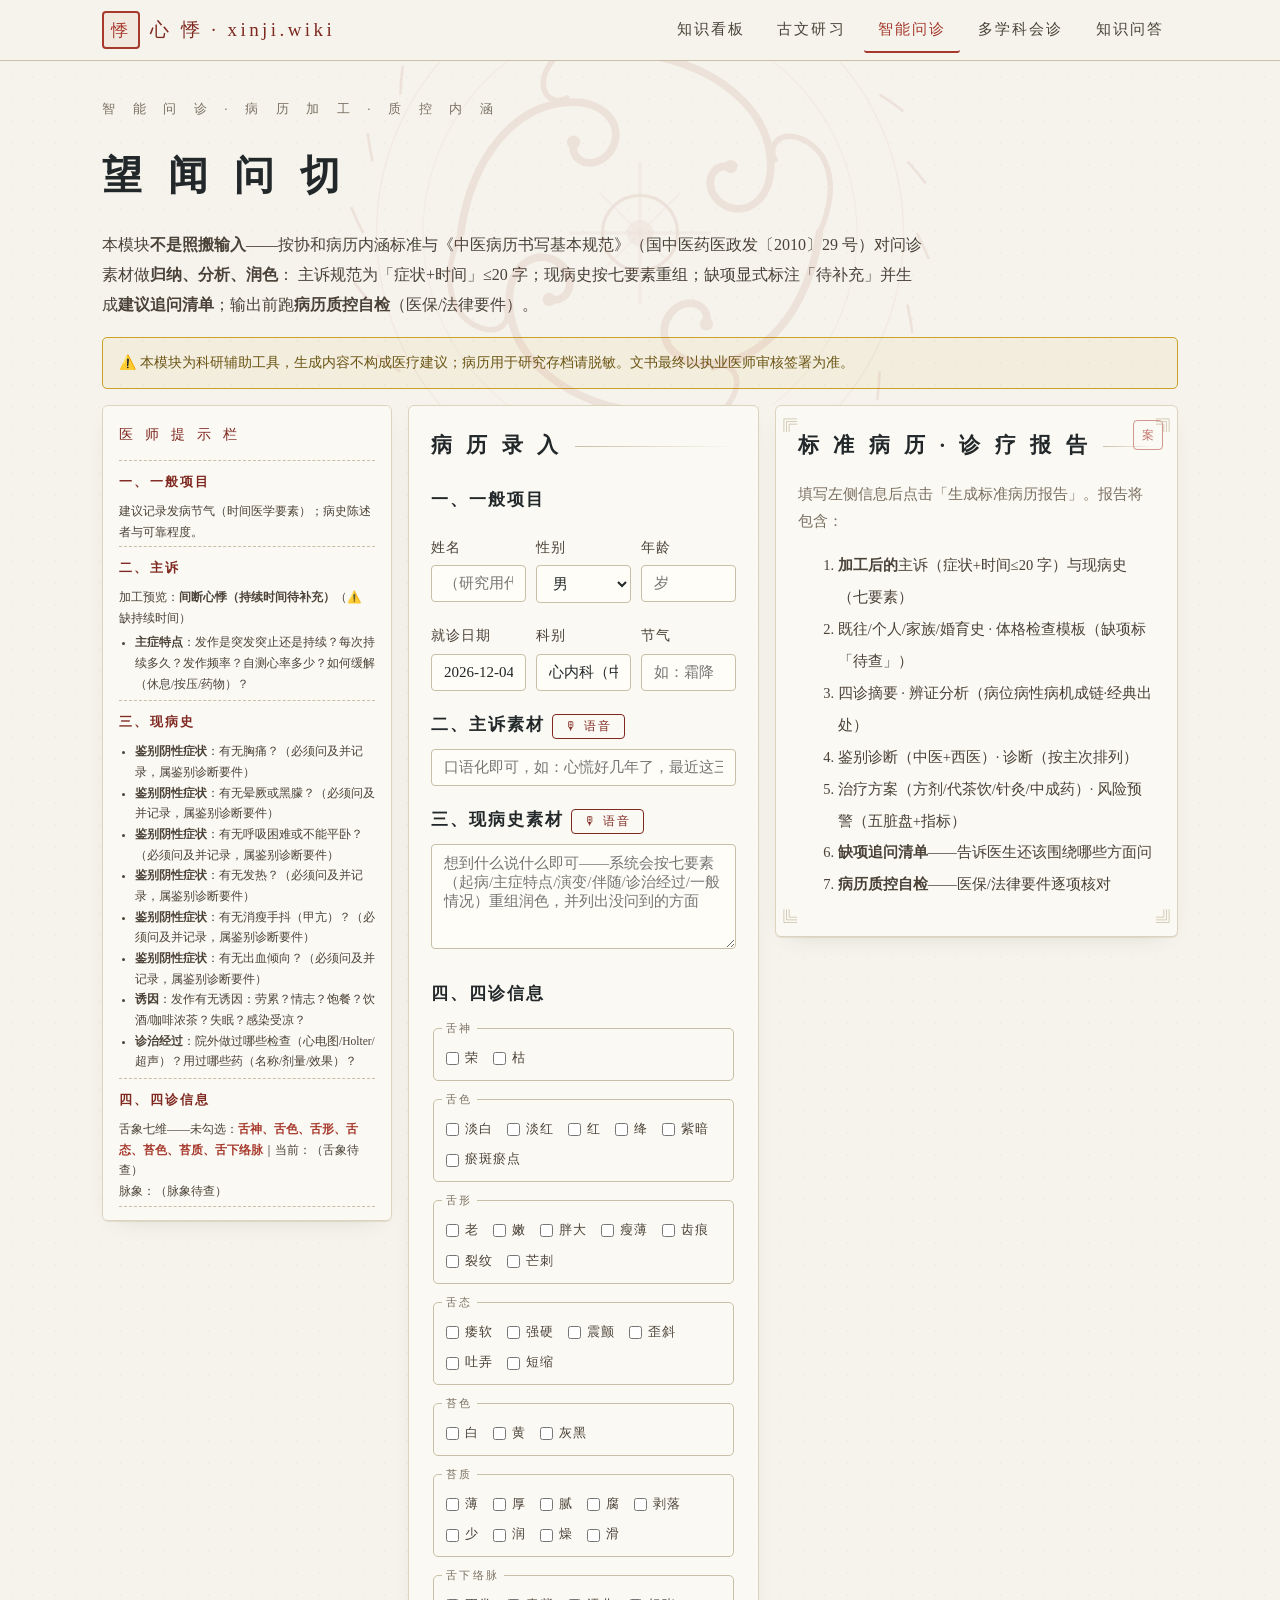
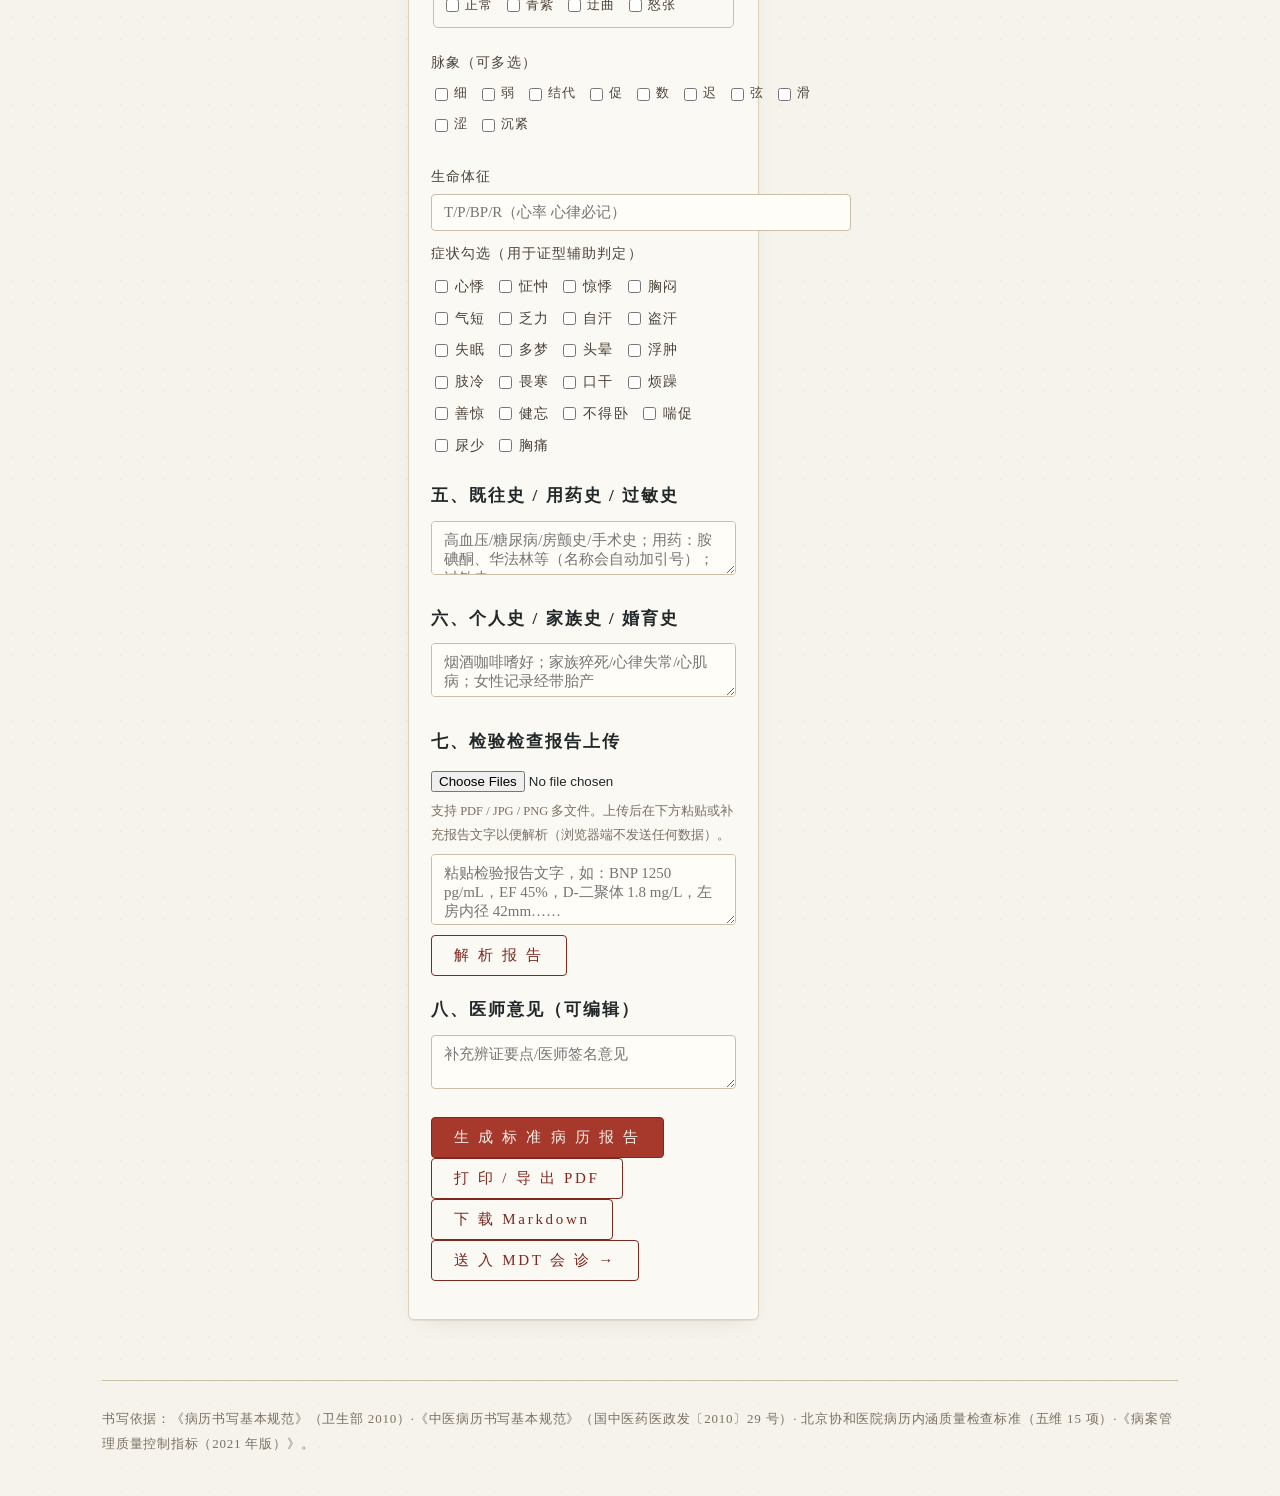
<file: wenzhen.html>
<!DOCTYPE html>
<html lang="zh-CN">
<head>
<meta charset="UTF-8">
<meta name="viewport" content="width=device-width, initial-scale=1">
<title>智能问诊 · xinji.wiki</title>
<link rel="stylesheet" href="style.css">
</head>
<body>

<div class="topbar">
  <div class="wrap">
    <a class="brand" href="index.html"><span class="seal">悸</span>心 悸 · xinji.wiki</a>
    <nav class="nav">
      <a href="index.html">知识看板</a>
      <a href="guwen.html">古文研习</a>
      <a href="wenzhen.html" class="on">智能问诊</a>
      <a href="mdt.html">多学科会诊</a>
      <a href="wenda.html">知识问答</a>
    </nav>
  </div>
</div>

<div class="wrap">
  <header style="padding:36px 0 16px">
    <div class="kicker">智 能 问 诊 · 病 历 加 工 · 质 控 内 涵</div>
    <h1 class="big" style="letter-spacing:.2em">望 闻 问 切</h1>
    <p style="color:var(--ink-2); max-width:820px">
      本模块<b>不是照搬输入</b>——按协和病历内涵标准与《中医病历书写基本规范》（国中医药医政发〔2010〕29 号）对问诊素材做<b>归纳、分析、润色</b>：
      主诉规范为「症状+时间」≤20 字；现病史按七要素重组；缺项显式标注「待补充」并生成<b>建议追问清单</b>；输出前跑<b>病历质控自检</b>（医保/法律要件）。
    </p>
    <div class="warn">⚠️ 本模块为科研辅助工具，生成内容不构成医疗建议；病历用于研究存档请脱敏。文书最终以执业医师审核签署为准。</div>
  </header>

  <div class="grid tri" style="align-items:start">
    <!-- 医师提示栏（与录入一一对应） -->
    <aside class="panel assist-side" id="assistSide">
      <div class="assist-head">医 师 提 示 栏</div>
      <div id="assistBody"><p style="color:var(--muted); font-size:13px">录入时实时提示：各段缺项与建议追问；生成报告后含质控自检、处方安全、加工流程。</p></div>
    </aside>
    <!-- 录入 -->
    <section class="panel">
      <h2 style="margin-top:0">病 历 录 入</h2>

      <h3>一、一般项目</h3>
      <div class="grid" style="grid-template-columns:1fr 1fr 1fr; gap:10px">
        <div><label>姓名</label><input type="text" id="name" placeholder="（研究用代号）"></div>
        <div><label>性别</label><select id="sex"><option>男</option><option>女</option></select></div>
        <div><label>年龄</label><input type="number" id="age" placeholder="岁"></div>
        <div><label>就诊日期</label><input type="text" id="date"></div>
        <div><label>科别</label><input type="text" id="dept" value="心内科（中医）"></div>
        <div><label>节气</label><input type="text" id="jieqi" placeholder="如：霜降"></div>
      </div>

      <h3>二、主诉素材 <button class="btn ghost" style="padding:3px 12px; font-size:12px" onclick="voice('chief')">🎙 语音</button></h3>
      <input type="text" id="chief" placeholder="口语化即可，如：心慌好几年了，最近这三天更厉害">
      <div id="voiceStatus" style="font-size:12.5px; color:var(--muted)"></div>

      <h3>三、现病史素材 <button class="btn ghost" style="padding:3px 12px; font-size:12px" onclick="voice('hpi')">🎙 语音</button></h3>
      <textarea id="hpi" rows="5" placeholder="想到什么说什么即可——系统会按七要素（起病/主症特点/演变/伴随/诊治经过/一般情况）重组润色，并列出没问到的方面"></textarea>

      <h3>四、四诊信息</h3>
      <div class="tongue-grid">
        <fieldset><legend>舌神</legend>
          <label><input type="checkbox" class="t-shen" value="荣">荣</label>
          <label><input type="checkbox" class="t-shen" value="枯">枯</label>
        </fieldset>
        <fieldset><legend>舌色</legend>
          <label><input type="checkbox" class="t-color" value="淡白">淡白</label>
          <label><input type="checkbox" class="t-color" value="淡红">淡红</label>
          <label><input type="checkbox" class="t-color" value="红">红</label>
          <label><input type="checkbox" class="t-color" value="绛">绛</label>
          <label><input type="checkbox" class="t-color" value="紫暗">紫暗</label>
          <label><input type="checkbox" class="t-color" value="瘀斑瘀点">瘀斑瘀点</label>
        </fieldset>
        <fieldset><legend>舌形</legend>
          <label><input type="checkbox" class="t-shape" value="老">老</label>
          <label><input type="checkbox" class="t-shape" value="嫩">嫩</label>
          <label><input type="checkbox" class="t-shape" value="胖大">胖大</label>
          <label><input type="checkbox" class="t-shape" value="瘦薄">瘦薄</label>
          <label><input type="checkbox" class="t-shape" value="齿痕">齿痕</label>
          <label><input type="checkbox" class="t-shape" value="裂纹">裂纹</label>
          <label><input type="checkbox" class="t-shape" value="芒刺">芒刺</label>
        </fieldset>
        <fieldset><legend>舌态</legend>
          <label><input type="checkbox" class="t-state" value="痿软">痿软</label>
          <label><input type="checkbox" class="t-state" value="强硬">强硬</label>
          <label><input type="checkbox" class="t-state" value="震颤">震颤</label>
          <label><input type="checkbox" class="t-state" value="歪斜">歪斜</label>
          <label><input type="checkbox" class="t-state" value="吐弄">吐弄</label>
          <label><input type="checkbox" class="t-state" value="短缩">短缩</label>
        </fieldset>
        <fieldset><legend>苔色</legend>
          <label><input type="checkbox" class="t-ccolor" value="白">白</label>
          <label><input type="checkbox" class="t-ccolor" value="黄">黄</label>
          <label><input type="checkbox" class="t-ccolor" value="灰黑">灰黑</label>
        </fieldset>
        <fieldset><legend>苔质</legend>
          <label><input type="checkbox" class="t-cqual" value="薄">薄</label>
          <label><input type="checkbox" class="t-cqual" value="厚">厚</label>
          <label><input type="checkbox" class="t-cqual" value="腻">腻</label>
          <label><input type="checkbox" class="t-cqual" value="腐">腐</label>
          <label><input type="checkbox" class="t-cqual" value="剥落">剥落</label>
          <label><input type="checkbox" class="t-cqual" value="少">少</label>
          <label><input type="checkbox" class="t-cqual" value="润">润</label>
          <label><input type="checkbox" class="t-cqual" value="燥">燥</label>
          <label><input type="checkbox" class="t-cqual" value="滑">滑</label>
        </fieldset>
        <fieldset><legend>舌下络脉</legend>
          <label><input type="checkbox" class="t-vein" value="正常">正常</label>
          <label><input type="checkbox" class="t-vein" value="青紫">青紫</label>
          <label><input type="checkbox" class="t-vein" value="迂曲">迂曲</label>
          <label><input type="checkbox" class="t-vein" value="怒张">怒张</label>
        </fieldset>
      </div>
      <div class="grid g2" style="gap:12px">
        <div>
          <label>脉象（可多选）</label>
          <div id="pulseBox">
            <label><input type="checkbox" class="pulse" value="细">细</label>
            <label><input type="checkbox" class="pulse" value="弱">弱</label>
            <label><input type="checkbox" class="pulse" value="结代">结代</label>
            <label><input type="checkbox" class="pulse" value="促">促</label>
            <label><input type="checkbox" class="pulse" value="数">数</label>
            <label><input type="checkbox" class="pulse" value="迟">迟</label>
            <label><input type="checkbox" class="pulse" value="弦">弦</label>
            <label><input type="checkbox" class="pulse" value="滑">滑</label>
            <label><input type="checkbox" class="pulse" value="涩">涩</label>
            <label><input type="checkbox" class="pulse" value="沉紧">沉紧</label>
          </div>
        </div>
        <div>
          <label>生命体征</label>
          <input type="text" id="vitals" placeholder="T/P/BP/R（心率 心律必记）">
        </div>
      </div>
      <label>症状勾选（用于证型辅助判定）</label>
      <div id="syms" style="margin:4px 0"></div>

      <h3>五、既往史 / 用药史 / 过敏史</h3>
      <textarea id="history" rows="2" placeholder="高血压/糖尿病/房颤史/手术史；用药：胺碘酮、华法林等（名称会自动加引号）；过敏史"></textarea>

      <h3>六、个人史 / 家族史 / 婚育史</h3>
      <textarea id="personal" rows="2" placeholder="烟酒咖啡嗜好；家族猝死/心律失常/心肌病；女性记录经带胎产"></textarea>

      <h3>七、检验检查报告上传</h3>
      <input type="file" id="files" multiple accept=".pdf,.jpg,.jpeg,.png">
      <div style="font-size:12.5px; color:var(--muted); margin:4px 0">支持 PDF / JPG / PNG 多文件。上传后在下方粘贴或补充报告文字以便解析（浏览器端不发送任何数据）。</div>
      <div id="fileList" style="margin:6px 0"></div>
      <textarea id="reportText" rows="3" placeholder="粘贴检验报告文字，如：BNP 1250 pg/mL，EF 45%，D-二聚体 1.8 mg/L，左房内径 42mm……"></textarea>
      <button class="btn ghost" onclick="parseReport()">解 析 报 告</button>
      <div id="labs" style="margin-top:8px"></div>

      <h3>八、医师意见（可编辑）</h3>
      <textarea id="doctorNote" rows="2" placeholder="补充辨证要点/医师签名意见"></textarea>

      <div style="margin:18px 0">
        <button class="btn" onclick="generate()">生 成 标 准 病 历 报 告</button>
        <button class="btn ghost" onclick="window.print()">打 印 / 导 出 PDF</button>
        <button class="btn ghost" onclick="downloadMd()">下 载 Markdown</button>
        <button class="btn ghost" onclick="sendToMDT()">送 入 MDT 会 诊 →</button>
      </div>
    </section>

    <!-- 报告 -->
    <section class="panel corner" id="reportPanel">
      <div class="stamp">案</div>
      <h2 style="margin-top:0">标 准 病 历 · 诊 疗 报 告</h2>
      <div id="report" style="font-size:14.5px">
        <p style="color:var(--muted)">填写左侧信息后点击「生成标准病历报告」。报告将包含：</p>
        <ol style="color:var(--ink-2); line-height:2.2">
          <li><b>加工后的</b>主诉（症状+时间≤20 字）与现病史（七要素）</li>
          <li>既往/个人/家族/婚育史 · 体格检查模板（缺项标「待查」）</li>
          <li>四诊摘要 · 辨证分析（病位病性病机成链·经典出处）</li>
          <li>鉴别诊断（中医+西医）· 诊断（按主次排列）</li>
          <li>治疗方案（方剂/代茶饮/针灸/中成药）· 风险预警（五脏盘+指标）</li>
          <li><b>缺项追问清单</b>——告诉医生还该围绕哪些方面问</li>
          <li><b>病历质控自检</b>——医保/法律要件逐项核对</li>
        </ol>
      </div>
    </section>
  </div>

  <footer>
    <div>书写依据：《病历书写基本规范》（卫生部 2010）·《中医病历书写基本规范》（国中医药医政发〔2010〕29 号）· 北京协和医院病历内涵质量检查标准（五维 15 项）·《病案管理质量控制指标（2021 年版）》。</div>
  </footer>
</div>

<script src="data/model_priors.js"></script>
<script src="data/zhiliao_data.js"></script>
<script src="data/formulas.js"></script>
<script src="data/guwen_index.js"></script>
<script src="motifs.js"></script>
<script>
// ═══ 基础设施 ═══
const SYMPTOMS = ["心悸","怔忡","惊悸","胸闷","气短","乏力","自汗","盗汗","失眠","多梦","头晕","浮肿","肢冷","畏寒","口干","烦躁","善惊","健忘","不得卧","喘促","尿少","胸痛"];
document.getElementById("syms").innerHTML = SYMPTOMS.map(s=>
  `<label style="display:inline-flex; align-items:center; gap:4px; margin:2px 10px 2px 0; font-size:13.5px"><input type="checkbox" class="sym" value="${s}">${s}</label>`).join("");
document.getElementById("date").value = new Date().toISOString().slice(0,10);

function voice(field){
  const SR = window.SpeechRecognition || window.webkitSpeechRecognition;
  const el = document.getElementById(field);
  const st = document.getElementById("voiceStatus");
  if(!SR){ st.textContent = "⚠️ 当前浏览器不支持语音识别（建议 Chrome/Edge）；可手动输入。"; return; }
  const r = new SR(); r.lang = "zh-CN"; r.interimResults = false;
  st.textContent = "🎙 正在聆听……请讲话";
  r.onresult = e => { el.value += (el.value ? "，" : "") + e.results[0][0].transcript; st.textContent = "✅ 已录入（生成时将自动加工润色）"; };
  r.onerror = () => st.textContent = "⚠️ 语音识别中断，请手动输入";
  r.onend = () => { if(st.textContent.startsWith("🎙")) st.textContent = ""; };
  r.start();
}

let uploaded = [];
document.getElementById("files").addEventListener("change", e=>{
  uploaded = [...e.target.files];
  document.getElementById("fileList").innerHTML = uploaded.map((f,i)=>{
    const img = f.type.startsWith("image/") ? `<img src="${URL.createObjectURL(f)}" style="max-height:70px; border:1px solid var(--line); border-radius:3px; margin-right:8px">` : `<span class="tag">${f.type||"PDF"}</span>`;
    return `<div style="margin:4px 0">${img}${esc(f.name)}（${(f.size/1024).toFixed(0)} KB）<button class="btn ghost" style="padding:2px 10px; font-size:12px; margin-left:8px" onclick="extractPdf(${i})">提取文本</button></div>`;
  }).join("");
});
function loadPdfJs(){
  return new Promise((resolve, reject)=>{
    if(window.pdfjsLib) return resolve(window.pdfjsLib);
    const s = document.createElement("script");
    s.src = "https://cdnjs.cloudflare.com/ajax/libs/pdf.js/3.11.174/pdf.min.js";
    s.onload = ()=>{
      window.pdfjsLib.GlobalWorkerOptions.workerSrc = "https://cdnjs.cloudflare.com/ajax/libs/pdf.js/3.11.174/pdf.worker.min.js";
      resolve(window.pdfjsLib);
    };
    s.onerror = ()=>reject(new Error("pdf.js 加载失败（离线？）"));
    document.head.appendChild(s);
  });
}
async function extractPdf(i){
  const f = uploaded[i]; if(!f) return;
  const st = document.getElementById("fileList");
  if(!f.name.toLowerCase().endsWith(".pdf")){ st.innerHTML += `<div style="color:var(--muted)">图片文件暂不支持文本提取（可粘贴报告文字）。</div>`; return; }
  try{
    const pdfjs = await loadPdfJs();
    const buf = await f.arrayBuffer();
    const pdf = await pdfjs.getDocument({data: buf}).promise;
    let text = "";
    for(let p=1; p<=Math.min(pdf.numPages, 10); p++){
      const page = await pdf.getPage(p);
      const c = await page.getTextContent();
      text += c.items.map(x=>x.str).join(" ") + "\n";
    }
    const ta = document.getElementById("reportText");
    ta.value += (ta.value ? "\n" : "") + text.slice(0, 4000);
    st.innerHTML += `<div style="color:var(--qing)">✅ 已提取 PDF 文本 ${text.length} 字——点击「解析报告」识别指标。</div>`;
    parseReport();
  }catch(err){
    st.innerHTML += `<div style="color:var(--zhu)">⚠️ PDF 提取失败（${esc(err.message)}）——请粘贴报告文字。</div>`;
  }
}

let labs = {};
function parseReport(){
  const t = document.getElementById("reportText").value;
  const pats = {
    "BNP": /BNP[^0-9]{0,12}([\d.]+)/i, "NT-proBNP": /(?:NT[- ]?proBNP|proBNP)[^0-9]{0,12}([\d.]+)/i,
    "EF": /(?:EF|射血分数)[^0-9]{0,12}([\d.]+)/i, "D-二聚体": /D[- ]?二聚体[^0-9]{0,12}([\d.]+)/i,
    "左房内径": /左房(?:内径)?[^0-9]{0,12}([\d.]+)/i, "肌酐": /肌酐[^0-9]{0,12}([\d.]+)/i,
    "血红蛋白": /(?:血红蛋白|Hb)[^0-9]{0,12}([\d.]+)/i, "糖化血红蛋白": /糖化血红蛋白[^0-9]{0,12}([\d.]+)/i,
    "LDL-C": /(?:LDL|低密度脂蛋白)[^0-9]{0,12}([\d.]+)/i, "hs-CRP": /(?:超敏C|hs-?CRP)[^0-9]{0,12}([\d.]+)/i,
    "心率": /心率[^0-9]{0,12}([\d.]+)/i
  };
  labs = {};
  for(const [k,p] of Object.entries(pats)){ const m = t.match(p); if(m) labs[k] = parseFloat(m[1]); }
  const rows = Object.entries(labs).map(([k,v])=>`<tr><td>${k}</td><td><b>${v}</b></td><td>${thresholdNote(k,v)}</td></tr>`).join("");
  document.getElementById("labs").innerHTML = rows ? `<table><thead><tr><th>指标</th><th>值</th><th>判读</th></tr></thead><tbody>${rows}</tbody></table>` : "未解析到已知指标——可粘贴更完整的报告文本。";
}
function thresholdNote(k,v){
  const T = {
    "BNP":[100,"BNP>100 pg/mL 提示心功能不全（水饮凌心表型关联——2021 核心对接篇）"],
    "NT-proBNP":[300,"NT-proBNP>300 pg/mL 提示心功能不全"],
    "EF":[55,"EF<55% 为降低（心阳不振/水饮凌心表型关联）"],
    "D-二聚体":[0.5,"D-二聚体升高提示凝血激活（心脉瘀阻促凝表型）"],
    "左房内径":[40,"左房内径>40mm 提示左房扩大（房颤基质）"],
    "肌酐":[113,"肌酐升高需评估肾功能（用药剂量调整）"],
    "血红蛋白":[115,"血红蛋白降低考虑血虚（心脾两虚）"],
    "糖化血红蛋白":[6.5,"HbA1c≥6.5% 提示血糖控制不佳"],
    "LDL-C":[3.4,"LDL-C 升高（痰瘀/动脉粥样硬化风险）"],
    "hs-CRP":[3,"hs-CRP 升高提示炎症（痰热表型关联）"],
    "心率":[100,"心率异常需结合心电图判读"]
  };
  const [th, note] = T[k] || [null, "请结合临床判读"];
  if(th==null) return note;
  return (v>th ? "⚠️ " : "✅ ") + note;
}

// ═══ 病历加工引擎（核心：不照搬——归纳/润色/标注缺项） ═══

// 1. 要素抽取：单桶归类 + 口语规范化（每片段只进一桶，杜绝重复）
const COLLOQ = [["心慌","心悸"],["心跳快","心率偏快"],["乱跳","心律不齐"],["好几年了","数年"],["好几个月了","数月"],["好几天了","数日"],["这三天","近 3 天"],["这几天","近日"],["最近近","近"],["就是",""],["然后",""],["犯","发作"]];
function normalize(s){ for(const [a,b] of COLLOQ) s = s.split(a).join(b); return s.replace(/^就是|^就是说|^然后/g,"").trim(); }
function parseNarrative(text){
  const segs = (text||"").split(/[。；;！？\n]/).map(s=>s.trim()).filter(Boolean);
  const E = { onset:[], character:[], evolution:[], assoc:[], treat:[], general:[], negatives:[], triggers:[] };
  const T = /(去年|前年|今晨|今天|上午|下午|好几年|好几个月|好几天|这[三四五1234567]+\s*[天日]|近[三四五1234567]+\s*[天日]|\d+\s*(?:年|个月|月|周|天|日|小时|分钟)|半年|一年|多年|数年|近来|最近|前几天)/;
  const TRIG = /(劳累|劳倦|疲劳|累了|熬夜|失眠|情志|生气|恼怒|紧张|焦虑|饱餐|饮酒|喝酒|咖啡|浓茶|感染|感冒|受凉|天气|季节)/;
  const AGG = /(加重|加剧|增多|频繁|更厉害|更重|明显)/;
  const ASSOC = /(伴|兼|还有|同时|并且|胸口|胸闷|胸痛|气短|喘|头晕|出汗|浮肿|恶心|呕吐|发热|咳嗽)/;
  const TREAT = /(服|吃|用过|服用|口服|静滴|输液|住院|门诊|做过|外院|医院|社区|诊断为|看过)/;
  const GEN = /(精神|睡眠|睡不好|吃饭|食欲|胃口|大便|小便|体重|饮食)/;
  const NEG = /(无|没有|没|否认|未)/;
  const MAIN = /(心悸|心慌|心跳|悸动|慌|心率偏快|心律不齐)/;
  const seen = new Set();
  for(const raw of segs){
    const s = normalize(raw);
    if(!s || seen.has(s)) continue;
    seen.add(s);
    if(NEG.test(s)) E.negatives.push(s);
    else if(GEN.test(s)) E.general.push(s);
    else if(TREAT.test(s)) E.treat.push(s);
    else if(TRIG.test(s) && MAIN.test(s)){
      E.character.push(s);
      const tm = s.match(/[^，。；]{0,4}(?:劳累|劳倦|疲劳|累了|熬夜|失眠|情志|生气|恼怒|紧张|焦虑|饱餐|饮酒|喝酒|咖啡|浓茶|感染|感冒|受凉|天气|季节)[^，。；]{0,4}/);
      if(tm) E.triggers.push(tm[0].replace(/^[，。、]/,"").replace(/[以后就发作的而]+$/,""));
    }
    else if(TRIG.test(s)) E.triggers.push(s);
    else if(MAIN.test(s)){
      E.character.push(s);
      if(T.test(s)) E.onset.push(s);
    }
    else if(ASSOC.test(s)) E.assoc.push(s);
    else if(AGG.test(s)) E.evolution.push(s);
    else E.character.push(s);
  }
  if(E.character.length && !E.evolution.length && AGG.test(text||"")) E.evolution.push("病情近期加重");
  return E;
}

// 2. 主诉加工：症状+时间，≤20 字规范格式
function buildChief(){
  const raw = document.getElementById("chief").value.trim();
  const all = normalize(raw + " " + document.getElementById("hpi").value);
  const dur = all.match(/(\d+\s*(?:年|个月|月|周|天|日|小时)|好几年|好几个月|好几天|近\s*\d+\s*[天日]|近\s*[三四五]\s*[天日]|这\s*\d+\s*[天日]|半年|一年|多年|数年|数月)/);
  let chiefSym = "心悸";
  if(/胸痛|心痛/.test(all) && /心悸|心慌/.test(all)) chiefSym = "心悸、胸痛";
  else if(/浮肿|水肿/.test(all) && /喘/.test(all)) chiefSym = "心悸、浮肿伴喘促";
  else if(/心悸|心慌|心跳|悸动/.test(all)) chiefSym = "心悸";
  const time = dur ? normalize(dur[1]).replace(/\s/g,"") : "";
  const aggr = /(加重|更厉害|加剧|明显)/.test(all);
  let chief;
  if(raw && time && raw.length<=20 && /\d|年|月|天|日|周/.test(raw)){ chief = normalize(raw).replace(/[。.]$/,""); }
  else{
    const dur2 = time ? (aggr ? `${time}，加重` : time) : "（持续时间待补充）";
    chief = `间断${chiefSym}${time?dur2:"（持续时间待补充）"}`.replace("（持续时间待补充）（持续时间待补充）","（持续时间待补充）");
    if(raw) chief += "〔由素材归纳〕";
  }
  return { chief: chief.slice(0,26), hasTime: !!time, rawLen: raw.length };
}

// 3. 现病史七要素加工（重组润色；缺项显式标注，不杜撰）
function buildHPI(){
  const E = parseNarrative(document.getElementById("hpi").value);
  const gaps = [];
  const t = document.getElementById("hpi").value;
  const all = normalize(t);
  const dur = all.match(/(\d+\s*(?:年|个月|月|周|天|日|小时)|好几年|好几个月|好几天|近\s*\d+\s*[天日]|近\s*[三四五]\s*[天日]|这\s*\d+\s*[天日]|半年|多年|数年)/);
  const onset = E.onset.length ? E.onset[0] : "";
  const trig = E.triggers.length ? E.triggers.join("、") : "";
  const char_ = E.character.length ? [...new Set(E.character)].join("；") : "";
  const evo = E.evolution.length ? [...new Set(E.evolution)].join("；") : "";
  const assoc = E.assoc.length ? [...new Set(E.assoc)].join("；") : "";
  const negs = E.negatives.length ? [...new Set(E.negatives)].join("；") : "";
  const treat = E.treat.length ? [...new Set(E.treat)].join("；") : "";
  const gen = E.general.length ? [...new Set(E.general)].join("；") : "";

  const KEYNEG = [["胸痛","胸痛"],["晕厥或黑朦","晕厥|黑朦|眼前发黑|昏倒"],["呼吸困难或不能平卧","呼吸困难|不能平卧|喘不上气|憋气"],["发热","发热|发烧"],["消瘦手抖（甲亢）","消瘦|手抖|手颤"],["出血倾向","出血|牙龈出血|黑便|皮肤瘀斑"]];
  const negSentences = [];
  for(const [label, re] of KEYNEG){
    const r = new RegExp("(无|没有|否认|未|不)\\s*" + re);
    if(r.test(t)) negSentences.push(`无${label}`);
    else if(!new RegExp(re).test(t)) gaps.push({dim:"鉴别阴性症状", q:`有无${label}？（必须问及并记录，属鉴别诊断要件）`});
  }

  const parts = [];
  parts.push(`患者${dur?normalize(dur[1]).replace(/\s/g,"")+"前":""}出现${char_||"（主症特点：部位/性质/程度/时间规律/缓解加重因素待补充）"}${trig?`；诱因考虑：${trig}`:"（诱因待补充）"}。`);
  parts.push(evo?`病情演变：${evo}。`:"（病情演变待补充）");
  if(assoc) parts.push(`伴随症状：${assoc}。`);
  parts.push(negSentences.length?negSentences.join("，")+"。":"（鉴别阴性症状未述及）");
  parts.push(treat?`发病以来诊治经过：${treat}。`:"（诊治经过待补充：院外诊断/用药及效果——药名与诊断名将自动加引号）");
  parts.push(gen?`一般情况：${gen}。`:"一般情况（十问：寒热/饮食/睡眠/情志/二便/体重）待补充。");
  if(negs && !negSentences.length) parts.push(`患者自述：${negs}。`);

  return { text: quoteDrugs(parts.join("")), gaps, E };
}
// 药名/诊断名自动加引号（医疗文书规范：患者提供的药名诊断需加引号）
function quoteDrugs(s){
  return s
    .replace(/[一-龥A-Za-z0-9]{2,12}(?:缓释片|分散片|肠溶片|片|胶囊|颗粒|丸|散|口服液|注射液)/g, m => {
      if(/[“”"]/.test(m)) return m;
      const clean = m.replace(/^[吃服用过是了的在给买把]+/, "");
      return `“${clean}”`;
    })
    .replace(/(说是|诊断为|考虑)\s*([一-龥A-Za-z0-9]{2,8})(?![”"」])/g, (m, p, d) => `${p}“${d}”`);
}

// 3.5 既往史/用药史/过敏史加工（口语→标准）
function buildHistory(){
  const raw = document.getElementById("history").value.trim();
  if(!raw) return { text:"（待补充：既往史/用药史/过敏史）", gaps:[{dim:"既往史", q:"高血压/糖尿病/甲亢/冠心病/心肌病/脑卒中史？手术外伤史？（CHA₂DS₂-VASc 要素）"},{dim:"过敏史", q:"药物/食物过敏史？"}] };
  const segs = raw.split(/[。；;，,、\n]/).map(s=>normalize(s.trim())).filter(Boolean);
  const dis=[], med=[], allergy=[], surg=[], other=[];
  for(const s of segs){
    if(/过敏/.test(s)) allergy.push(s);
    else if(/手术|外伤|骨折/.test(s)) surg.push(s);
    else if(/服|吃|用|药/.test(s)) med.push(s);
    else if(/史|高血压|糖尿病|甲亢|甲状腺|冠心病|心衰|心肌病|脑梗|卒中|溃疡|结石|结核/.test(s)) dis.push(s);
    else other.push(s);
  }
  const parts = [];
  if(dis.length) parts.push(`疾病史：${quoteDrugs([...new Set(dis)].join("；"))}`);
  if(med.length) parts.push(`长期用药：${quoteDrugs([...new Set(med)].join("；"))}（用法用量待补充）`);
  if(surg.length) parts.push(`手术外伤史：${[...new Set(surg)].join("；")}`);
  if(allergy.length) parts.push(/没有|无|否认/.test(allergy.join("")) ? "过敏史：否认药物及食物过敏史" : `过敏史：${quoteDrugs([...new Set(allergy)].join("；"))}`);
  else parts.push("过敏史：（待补充）");
  if(other.length) parts.push(`其他：${quoteDrugs(other.join("；"))}`);
  return { text: parts.join("。") + "。", gaps: [] };
}

// 3.6 个人史/家族史/婚育史加工（口语→标准）
function buildPersonal(){
  const raw = document.getElementById("personal").value.trim();
  const gaps = [];
  if(!raw){
    gaps.push({dim:"个人史", q:"烟酒、咖啡浓茶嗜好？疫区接触？"});
    gaps.push({dim:"家族史", q:"家族猝死/心律失常/心肌病/高血压史？"});
    if(document.getElementById("sex").value==="女") gaps.push({dim:"婚育史（女性）", q:"月经/绝经？孕产史？"});
    return { text:"（待补充：个人史/家族史/婚育史）", gaps };
  }
  const segs = raw.split(/[。；;，,、\n]/).map(s=>normalize(s.trim())).filter(Boolean);
  const per=[], fam=[], marr=[];
  for(const s of segs){
    if(/家族|父亲|母亲|父母|兄弟|姐妹|猝死|遗传|家里/.test(s)) fam.push(s);
    else if(/月经|绝经|孕|产|流产|经带/.test(s)) marr.push(s);
    else per.push(s);
  }
  const parts = [];
  if(per.length) parts.push(`个人史：${[...new Set(per)].join("；")}`);
  if(fam.length) parts.push(`家族史：${[...new Set(fam)].join("；")}`);
  if(marr.length) parts.push(`婚育史：${[...new Set(marr)].join("；")}`);
  if(document.getElementById("sex").value==="女" && !marr.length) parts.push("婚育史：（待补充）");
  return { text: parts.join("。") + "。", gaps };
}

// 4. 缺项追问清单（核心输出之一）
function buildQuestions(E, gaps){
  const Q = [...gaps];
  const t = document.getElementById("hpi").value + document.getElementById("chief").value + document.getElementById("history").value + document.getElementById("personal").value;
  const has = re => re.test(t);
  if(!has(/突发突止|持续|间歇|每次|多久|频率|每天|几次/)) Q.push({dim:"主症特点", q:"发作是突发突止还是持续？每次持续多久？发作频率？自测心率多少？如何缓解（休息/按压/药物）？"});
  if(!has(/劳累|情志|饱餐|饮酒|咖啡|失眠|感染|受凉/)) Q.push({dim:"诱因", q:"发作有无诱因：劳累？情志？饱餐？饮酒/咖啡浓茶？失眠？感染受凉？"});
  if(!has(/外院|门诊|住院|服|吃|药|检查/)) Q.push({dim:"诊治经过", q:"院外做过哪些检查（心电图/Holter/超声）？用过哪些药（名称/剂量/效果）？"});
  if(!has(/高血压|糖尿病|甲亢|甲状腺|冠心病|心衰|心肌病|脑梗|卒中/)) Q.push({dim:"既往史", q:"有无高血压、糖尿病、甲亢、冠心病、心肌病、脑卒中史？（CHA₂DS₂-VASc 要素）"});
  if(!has(/过敏/)) Q.push({dim:"过敏史", q:"有无药物/食物过敏史？"});
  if(!has(/出血|牙龈出血|黑便|瘀斑|INR|抗凝|华法林|利伐沙班/)) Q.push({dim:"抗凝相关", q:"有无出血史？是否服用抗凝药？INR 值？"});
  if(!has(/烟|酒|咖啡|熬夜/)) Q.push({dim:"个人史", q:"烟酒、咖啡浓茶嗜好？作息与睡眠？"});
  if(!has(/家族|猝死|遗传/)) Q.push({dim:"家族史", q:"家族中有无猝死、心律失常、心肌病、长 QT 病史？"});
  if(document.getElementById("sex").value==="女" && !has(/月经|绝经|孕|产/)) Q.push({dim:"婚育史（女性）", q:"月经/绝经情况？孕产史？"});
  if(!document.getElementById("vitals").value) Q.push({dim:"体格检查", q:"生命体征（T/P/R/BP）+心率、心律（脉律是否绝对不齐）、心音杂音、水肿、舌象脉象"});
  if(!Object.keys(labs).length) Q.push({dim:"辅助检查", q:"心电图/动态心电图、心脏超声（EF/左房内径）、BNP、甲功五项、血常规、电解质、凝血功能"});
  return Q;
}

// 5. 辨证分析（成链：主症→病位→病性→病机→舌脉→证型）
function buildBianzheng(syn, tongue, pulse, syms, plan){
  const pos = {"心虚胆怯":"在心，涉及肝胆","心脾两虚":"在心，涉及脾","阴虚火旺":"在心，涉及肾","心阳不振":"在心，涉及肾","水饮凌心":"在心，涉及脾肾","心脉瘀阻":"在心，涉及肝","痰火扰心":"在心，涉及脾胆"}[syn]||"在心";
  const nature = {"心脾两虚":"属虚","心阳不振":"属虚（阳虚）","阴虚火旺":"本虚标实（阴虚为本，虚火为标）","水饮凌心":"本虚标实（阳虚为本，水饮为标）","心脉瘀阻":"本虚标实（兼血瘀）","痰火扰心":"标实为主（痰热）","心虚胆怯":"属虚（心胆气虚）"}[syn]||"虚实夹杂";
  return `患者以${syms||"心悸"}为主症，病位${pos}。病性${nature}。
结合舌象（${tongue}）、脉象（${pulse}），病机为：${plan["风险_中医"]||"心神失养或心神不宁"}。
综观四诊，本病属中医学“心悸”范畴，证属<b>${syn}</b>。（辨证依据链：主症→病位→病性→病机→舌脉印证→证型结论——满足「辨证须有依据」内涵质控要求）`;
}

// 6. 质控自检
function buildQC(chiefObj, hpiObj, syn){
  const items = [];
  const c = chiefObj.chief;
  items.push(["主诉≤20 字且含时间要素", c.length<=20 && chiefObj.hasTime, c.length>20?"主诉超字数，已由素材归纳":(chiefObj.hasTime?"":"主诉缺持续时间——见追问清单")]);
  const must5 = [["发病情况",/前|起病|缓急|诱因/],["主症特点",/部位|性质|程度|规律|缓解|特点/],["演变",/演变|加重|反复|缓解/],["诊治经过",/诊治|用药|检查|药/],["一般情况",/一般情况|睡眠|饮食|二便|体重|十问/]];
  const h = hpiObj.text;
  for(const [n, re] of must5) items.push([`现病史含「${n}」`, re.test(h) || h.includes("待补充"), re.test(h)?"":"已显式标注「待补充」，未杜撰"]);
  items.push(["药名/诊断名已加引号", /[“"]/.test(h) || !/片|胶囊|丸|汤/.test(h), "依《病历书写基本规范》：患者提供的药名诊断名加引号"]);
  items.push(["鉴别诊断信息（阴阳性资料）", h.includes("无") || h.includes("待补充"), "关键阴性症状缺失项已列入追问"]);
  items.push(["四诊齐全（神色形态/舌/脉）", true, "舌脉已录；神色形态由体格检查模板承接"]);
  items.push(["辨证分析含病位+病性+病机推演", true, "见「辨证分析」段（成链）"]);
  items.push(["治法与证型一致", !!(window.ZHILIAO||{}).zhiliao?.[syn]?.["治法"], "方案取自治-证型对应库"]);
  items.push(["诊断按主次排列", true, "主要诊断在前、合并症在后"]);
  items.push(["知情同意/医师签名栏", true, "见报告末尾签署栏"]);
  items.push(["时限要件", true, "入院记录须 24 小时内完成（打印后按机构要求归档）"]);
  // 处方安全核对（十八反/十九畏/妊娠/毒剧药/医保）
  try{
    const SF = (typeof rxSafetyFindings === "function") ? rxSafetyFindings() : [];
    const hard = SF.filter(f=>f.lv==="🚫").length, warn = SF.filter(f=>f.lv==="⚠️").length;
    items.push(["处方安全核对（十八反/十九畏/妊娠禁忌/毒剧药）", hard===0, hard? `🚫 ${hard} 项禁配需处理` : (warn? `⚠️ ${warn} 项警示待确认` : "未见禁配与规范缺失")]);
    items.push(["医保用药提示（限用/重复用药）", true, SF.filter(f=>f.lv==="💡").length? "见处方下方提示" : "无提示项"]);
  }catch(e){ items.push(["处方安全核对", true, "（无处方时跳过）"]); }
  return items;
}

// ═══ 证型判定 / 经典引用（沿用） ═══
function guessSyndrome(){
  const P = (window.MODEL_PRIORS||{}).PRIOR || {};
  const picked = [...document.querySelectorAll(".sym:checked")].map(x=>x.value);
  picked.push(...mapTonguePulse());
  let best = null, bestScore = -1, all = [];
  for(const [syn, feats] of Object.entries(P)){
    let s = 0;
    for(const f of picked){ if(feats[f]) s += feats[f]; }
    all.push([syn, s]); if(s>bestScore){ bestScore=s; best=syn; }
  }
  all.sort((a,b)=>b[1]-a[1]);
  return {best, bestScore, ranked: all.slice(0,3), picked};
}
function mapTonguePulse(){
  const out = [];
  const ck = c => [...document.querySelectorAll("."+c+":checked")].map(x=>x.value);
  const tc = ck("t-color"), cc = ck("t-ccolor"), cq = ck("t-cqual"), pu = ck("pulse");
  if(tc.some(v=>["淡白","淡红"].includes(v))) out.push("舌淡");
  if(tc.some(v=>["红","绛"].includes(v))) out.push("舌红");
  if(tc.some(v=>["紫暗","瘀斑瘀点"].includes(v))) out.push("舌紫暗");
  if(cq.some(v=>["腻","腐"].includes(v))) out.push("苔腻");
  if(cc.some(v=>["黄","灰黑"].includes(v))) out.push("苔黄");
  if(cq.some(v=>["剥落","少"].includes(v))) out.push("苔少");
  if(pu.includes("细")) out.push("脉细"); if(pu.includes("弱")) out.push("脉弱"); if(pu.includes("结代")) out.push("脉结代");
  if(pu.includes("促")) out.push("脉促"); if(pu.includes("数")) out.push("脉数"); if(pu.includes("迟")) out.push("脉迟");
  if(pu.includes("弦")) out.push("脉弦"); if(pu.includes("滑")) out.push("脉滑");
  return out;
}
/* 舌象七维汇总（勾选→标准描述） */
function getTongue(){
  const ck = c => [...document.querySelectorAll("."+c+":checked")].map(x=>x.value);
  const shen = ck("t-shen"), color = ck("t-color"), shape = ck("t-shape"), state = ck("t-state"),
        cc = ck("t-ccolor"), cq = ck("t-cqual"), vein = ck("t-vein");
  const parts = [];
  if(shen.length) parts.push(`舌神${shen.join("")}`);
  if(color.length) parts.push(`舌色${color.join("、")}`);
  if(shape.length) parts.push(`舌形${shape.join("、")}`);
  if(state.length) parts.push(`舌态${state.join("、")}`);
  if(cc.length||cq.length) parts.push(`苔${cc.join("")||"白"}${cq.join("")}`);
  if(vein.length) parts.push(`舌下络脉${vein.join("、")}`);
  return parts.length ? parts.join("；") : "（舌象待查）";
}
function getPulse(){
  const pu = [...document.querySelectorAll(".pulse:checked")].map(x=>x.value);
  return pu.length ? pu.join("") + "脉" : "（脉象待查）";
}
function classicCite(kw, n=2){
  const G = window.GUWEN || [];
  const hits = G.filter(d=>(d.原文||"").includes(kw)).slice(0,n);
  return hits.map(d=>`「${d.原文.slice(0,80)}…」——${d.source.split("｜").slice(-1)[0]}`);
}

// ═══ 报告生成（加工流水线）：病历正文=纯文书；医师提示=独立栏 ═══
function generate(){
  parseReport();
  const g = guessSyndrome();
  const syn = g.best || "心虚胆怯";
  const plan = (window.ZHILIAO||{}).zhiliao?.[syn] || {};
  const name = document.getElementById("name").value || "（未署名）";
  const sex = document.getElementById("sex").value, age = document.getElementById("age").value || "—";
  const date = document.getElementById("date").value, jieqi = document.getElementById("jieqi").value || "—";
  const tongue = getTongue();
  const pulse = getPulse();
  const vitals = document.getElementById("vitals").value || "（待查：T/P/R/BP，心率、心律必记）";
  const note = document.getElementById("doctorNote").value || "";
  const syms = [...document.querySelectorAll(".sym:checked")].map(x=>x.value).join("、") || "—";

  // 加工流水线
  const chiefObj = buildChief();
  const hpiObj = buildHPI();
  const histObj = buildHistory();
  const persObj = buildPersonal();
  const questions = [...buildQuestions(hpiObj.E, hpiObj.gaps), ...(histObj.gaps||[]), ...(persObj.gaps||[])];
  computeRx(syn, plan);
  const qc = buildQC(chiefObj, hpiObj, syn);
  const cites = classicCite("心悸", 2).concat(classicCite("怔忡", 1));
  const labRows = Object.entries(labs).map(([k,v])=>`<tr><td>${k}</td><td>${v}</td><td>${thresholdNote(k,v)}</td></tr>`).join("") || `<tr><td colspan="3">未上传/解析到报告数据</td></tr>`;
  const qcRows = qc.map(([n,ok,note])=>`<tr><td>${ok?"✅":"⚠️"}</td><td>${n}</td><td style="font-size:12px; color:var(--muted)">${note}</td></tr>`).join("");
  const qcPass = qc.filter(x=>x[1]).length;

  // —— 病历正文（纯文书·可打印归档） ——
  const record = `
  <h3>一、一般项目</h3>
  <p>${esc(name)}｜${sex}｜${age} 岁｜入院/就诊 ${date}｜节气：${esc(jieqi)}｜${esc(document.getElementById("dept").value)}｜病史陈述者：患者本人（可靠）</p>

  <h3>二、主诉</h3>
  <p style="font-size:16px"><b>${esc(chiefObj.chief)}</b></p>

  <h3>三、现病史</h3>
  <p style="line-height:2.1">${hpiObj.text}</p>

  <h3>四、既往史 / 个人史 / 家族史 / 婚育史</h3>
  <p style="line-height:2.1">${esc(histObj.text)}</p>
  <p style="line-height:2.1">${esc(persObj.text)}</p>

  <h3>五、体格检查</h3>
  <p style="line-height:2.1">T/P/R/BP：${esc(vitals)}。神志（待查）：神清/精神；面色形态（待查）；语声气息（待查）。双肺（待查）：呼吸音清，啰音；心（待查）：心界、心率、心律、心音、杂音；腹（待查）：软、压痛、肝脾；双下肢（待查）：水肿。<b>舌象</b>：${tongue}；<b>脉象</b>：${pulse}。</p>

  <h3>六、辅助检查</h3>
  <table><thead><tr><th>指标</th><th>值</th><th>判读</th></tr></thead><tbody>${labRows}</tbody></table>

  <h3>七、四诊摘要</h3>
  <p>望：${tongue}；闻/问：${esc(syms)}；切：${pulse}；生命体征：${esc(vitals)}。</p>

  <h3>八、辨证分析</h3>
  <p style="line-height:2.1">${buildBianzheng(syn, tongue, pulse, syms, plan)}</p>
  ${cites.map(c=>`<div class="quote" style="margin:8px 0">${esc(c)}</div>`).join("")}

  <h3>九、鉴别诊断</h3>
  <p style="line-height:2.1"><b>中医</b>：与「怔忡」相鉴别——怔忡无时而作、持续不宁，惊悸发作有时、遇触而发；与「胸痹」相鉴别——以有无胸痛彻背、背痛彻心别之。</p>
  <p style="line-height:2.1"><b>西医</b>：心律失常需与窦性心动过速、房性心动过速相鉴别，甲亢性心脏病（查甲功）、贫血性心脏病（查血常规）相鉴别；器质性心脏病（超声）与功能性心悸相鉴别。</p>

  <h3>十、诊断（按主次排列）</h3>
  <table>
    <tr><th>中医诊断</th><td>心悸（${syn}证）</td></tr>
    <tr><th>西医诊断</th><td>①心律失常——心房颤动？（待心电图/动态心电图确认分型）②（合并症按既往史排列）</td></tr>
    <tr><th>证候依据</th><td>症状-舌-脉对应，置信评分 ${g.bestScore.toFixed(2)}；候选：${g.ranked.map(r=>r[0]).join(" / ")}</td></tr>
  </table>

  <h3>十一、治疗方案</h3>
  <table>
    <tr><th>治法</th><td>${esc(plan["治法"]||"")}</td></tr>
    <tr><th>方剂（规范处方·可编辑录入）</th><td>
      <div id="rxWrap"></div>
      <span style="font-size:12.5px; color:var(--muted)">药味/剂量/脚注可手动修改增删；剂量遵《中国药典》，超剂量需双签名</span>
    </td></tr>
    <tr><th>代茶饮</th><td>${esc(plan["代茶饮"]||"")}</td></tr>
    <tr><th>针灸</th><td>${esc(plan["针灸"]||"")}（建议方案，实施遵医嘱）</td></tr>
    <tr><th>中成药</th><td>${esc(plan["中成药"]||"")}（与饮片分方开具）</td></tr>
  </table>

  <h3>十二、风险预警</h3>
  <div id="organSlot"></div>
  <div class="warn danger"><b>中医五脏风险：</b>${esc(plan["风险_中医"]||"")}<br><b>西医指标风险：</b>${esc(plan["风险_西医"]||"")}</div>

  <h3>十三、调养方案与复诊</h3>
  <p>${esc(plan["调养"]||"")}；生活规律，忌过劳（《景岳全书》：速宜节欲节劳，切戒酒色）。<br><b>复诊：</b>${esc(plan["复诊"]||"")}；建议 2 周复诊，携带既往检查资料。${note?"<br><b>医师意见：</b>"+esc(note):""}</p>

  <h3>十四、知情与签署</h3>
  <p>医师签名：____________　　审核（主治）签名：____________　　患者/家属签名：____________　　日期：${date}</p>
  <div class="warn" style="margin-top:14px">⚠️ 本报告由 xinji.wiki 生成，仅供研究参考，不构成医疗建议；用药与检查请遵医嘱。</div>`;

  // —— 医师提示栏（工作单·不进入病历正文） ——
  const assist = `
  <div class="assist-head">医 师 提 示 栏（工作单——不计入病历正文）</div>

  <h4>ⓐ 建议追问清单（补齐后重新生成可消除「待补充」）</h4>
  ${questions.length ? `<table><thead><tr><th>维度</th><th>建议向患者追问</th></tr></thead><tbody>${questions.map(q=>`<tr><td>${q.dim}</td><td>${esc(q.q)}</td></tr>`).join("")}</tbody></table>` : `<p>✅ 未发现显著缺项。</p>`}

  <h4>ⓑ 病历质控自检（医保 / 法律要件）——通过 ${qcPass} / ${qc.length} 项</h4>
  <table><thead><tr><th>状态</th><th>要件</th><th>说明</th></tr></thead><tbody>${qcRows}</tbody></table>
  <p style="font-size:12px; color:var(--muted)">法律要件：病历须客观、真实、准确、及时、完整、规范；严禁涂改伪造；修改须双线划改并签名注明时间。</p>

  <h4>ⓒ 处方安全核对（实时随编辑更新）</h4>
  <div id="rxSafetyBox"></div>

  <h4>ⓓ 病历加工流程（追溯面板）</h4>
  <div class="flow-steps">
    <span class="fstep">①口语规范化</span><span class="farrow">→</span>
    <span class="fstep">②要素分桶（七要素）</span><span class="farrow">→</span>
    <span class="fstep">③缺项检测</span><span class="farrow">→</span>
    <span class="fstep">④引号规范·润色</span><span class="farrow">→</span>
    <span class="fstep">⑤成文</span>
  </div>
  <table class="flow-table">
    <thead><tr><th>要素桶</th><th>从素材抽取的命中片段</th></tr></thead>
    <tbody>
      ${[["起病/时间",[...new Set(hpiObj.E.onset)].join("；")||"—"],["主症特点",[...new Set(hpiObj.E.character)].join("；")||"—"],["诱因",[...new Set(hpiObj.E.triggers)].join("；")||"—"],["病情演变",[...new Set(hpiObj.E.evolution)].join("；")||"—"],["伴随症状",[...new Set(hpiObj.E.assoc)].join("；")||"—"],["诊治经过",[...new Set(hpiObj.E.treat)].join("；")||"—"],["一般情况（十问）",[...new Set(hpiObj.E.general)].join("；")||"—"],["鉴别阴性",[...new Set(hpiObj.E.negatives)].join("；")||"—"]].map(([k,v])=>`<tr><td>${k}</td><td style="font-size:12px">${esc(v)}</td></tr>`).join("")}
    </tbody>
  </table>
  <table>
    <tr><th>主诉素材</th><td>${esc(document.getElementById("chief").value||"（未录入）")}<br>→ <b>${esc(chiefObj.chief)}</b>${chiefObj.hasTime?"（提取到时间要素）":"（⚠️ 未提取到时间要素——已标注待补充）"}</td></tr>
    <tr><th>现病史素材</th><td style="font-size:12.5px">${esc((document.getElementById("hpi").value||"（未录入）").slice(0,200))}<br>→ 上表八桶重组为正文「三、现病史」</td></tr>
    <tr><th>既往史素材</th><td style="font-size:12.5px">${esc((document.getElementById("history").value||"（未录入）").slice(0,120))}<br>→ ${esc(histObj.text.slice(0,120))}</td></tr>
    <tr><th>个人史素材</th><td style="font-size:12.5px">${esc((document.getElementById("personal").value||"（未录入）").slice(0,120))}<br>→ ${esc(persObj.text.slice(0,120))}</td></tr>
  </table>
  <p style="font-size:12px; color:var(--muted)">加工规则：口语规范化（心慌→心悸/乱跳→心律不齐）→单桶七要素归类（每片段只进一桶·去重）→药名/诊断名自动加引号→缺项显式标注「待补充」（不代填、不杜撰）→按协和七要素成文。</p>`;

  document.getElementById("report").innerHTML = `
    <div class="doc-head">标 准 病 历（正 文）</div>
    <div id="recordDoc">${record}</div>`;
  const slot = document.getElementById("organSlot");
  if(slot && window.renderOrganRisk) renderOrganRisk(slot, SYNDROME_ORGAN_RISK[syn] || {心:3}, `五 脏 风 险 盘 · ${syn}证 病 机 推 演`);
  drawRx();
  updateAssist();
  window._reportText = document.getElementById("recordDoc").innerText;
  document.getElementById("reportPanel").scrollIntoView({behavior:"smooth", block:"start"});
}

// ═══ 医师提示栏（左置·与录入八段一一对应·实时更新） ═══
function updateAssist(){
  const box = document.getElementById("assistBody");
  if(!box) return;
  const g = guessSyndrome();
  const syn = g.best || "心虚胆怯";
  const plan = (window.ZHILIAO||{}).zhiliao?.[syn] || {};
  const chiefObj = buildChief();
  const hpiObj = buildHPI();
  const histObj = buildHistory();
  const persObj = buildPersonal();
  const allQ = [...buildQuestions(hpiObj.E, hpiObj.gaps), ...(histObj.gaps||[]), ...(persObj.gaps||[])];
  if(!RX.herbs.length) computeRx(syn, plan); // 已组方/医师编辑过则保留，不重置
  const qc = buildQC(chiefObj, hpiObj, syn);
  const qcPass = qc.filter(x=>x[1]).length;
  const pick = dims => allQ.filter(q=>dims.some(d=>q.dim.includes(d)));
  const qRows = qs => qs.length ? `<ul class="as-q">${qs.map(q=>`<li><b>${q.dim}</b>：${esc(q.q)}</li>`).join("")}</ul>` : `<div class="as-ok">✅ 无缺项</div>`;
  // 舌象七维完整性
  const tDims = [["舌神","t-shen"],["舌色","t-color"],["舌形","t-shape"],["舌态","t-state"],["苔色","t-ccolor"],["苔质","t-cqual"],["舌下络脉","t-vein"]];
  const tMissing = tDims.filter(([n,c])=>!document.querySelector("."+c+":checked")).map(([n])=>n);
  const qcRows = qc.map(([n,ok,note])=>`<tr><td>${ok?"✅":"⚠️"}</td><td>${n}</td><td style="font-size:11px; color:var(--muted)">${note}</td></tr>`).join("");

  box.innerHTML = `
  <div class="as-sec"><h5>一、一般项目</h5>
    <div class="as-t">建议记录发病节气（时间医学要素）；病史陈述者与可靠程度。</div></div>

  <div class="as-sec"><h5>二、主诉</h5>
    <div class="as-t">加工预览：<b>${esc(chiefObj.chief)}</b>${chiefObj.hasTime?"":"（⚠️ 缺持续时间）"}</div>
    ${qRows(pick(["主症特点"]))}</div>

  <div class="as-sec"><h5>三、现病史</h5>
    ${qRows(pick(["鉴别阴性","诱因","诊治经过"]))}</div>

  <div class="as-sec"><h5>四、四诊信息</h5>
    <div class="as-t">舌象七维${tMissing.length?`——未勾选：<b style="color:var(--zhu)">${tMissing.join("、")}</b>`:"——✅ 七维齐全"}｜当前：${esc(getTongue())}</div>
    <div class="as-t">脉象：${esc(getPulse())}</div></div>

  <div class="as-sec"><h5>五、既往史 / 用药 / 过敏</h5>
    ${qRows(pick(["既往史","过敏","抗凝"]))}</div>

  <div class="as-sec"><h5>六、个人史 / 家族史 / 婚育史</h5>
    ${qRows(pick(["个人史","家族史","婚育"]))}</div>

  <div class="as-sec"><h5>七、检验检查</h5>
    ${qRows(pick(["体格检查","辅助检查"]))}</div>

  <div class="as-sec"><h5>八、质控汇总（生成报告后展开）</h5>
    <div class="as-t">质控自检：<b>${qcPass} / ${qc.length}</b> 通过${qcPass<qc.length?"（⚠️ 见下表）":" ✅"}</div>
    <details><summary>质控清单</summary><table>${qcRows}</table></details>
    <details><summary>处方安全核对（实时）</summary><div id="rxSafetyBox"></div></details>
    <details><summary>病历加工流程（追溯）</summary>
      <div class="flow-steps">
        <span class="fstep">①口语规范化</span><span class="farrow">→</span>
        <span class="fstep">②要素分桶</span><span class="farrow">→</span>
        <span class="fstep">③缺项检测</span><span class="farrow">→</span>
        <span class="fstep">④引号润色</span><span class="farrow">→</span>
        <span class="fstep">⑤成文</span>
      </div>
      <table class="flow-table">
        ${[["起病",[...new Set(hpiObj.E.onset)].join("；")],["主症",[...new Set(hpiObj.E.character)].join("；")],["诱因",[...new Set(hpiObj.E.triggers)].join("；")],["演变",[...new Set(hpiObj.E.evolution)].join("；")],["伴随",[...new Set(hpiObj.E.assoc)].join("；")],["诊治",[...new Set(hpiObj.E.treat)].join("；")],["十问",[...new Set(hpiObj.E.general)].join("；")],["阴性",[...new Set(hpiObj.E.negatives)].join("；")]].map(([k,v])=>`<tr><td>${k}</td><td style="font-size:11px">${esc(v||"—")}</td></tr>`).join("")}
      </table>
    </details>
    <details><summary>素材加工对照</summary>
      <div class="as-t" style="font-size:11.5px">主诉：${esc(document.getElementById("chief").value||"—")} → <b>${esc(chiefObj.chief)}</b></div>
      <div class="as-t" style="font-size:11.5px">既往：${esc((document.getElementById("history").value||"—").slice(0,60))} → ${esc(histObj.text.slice(0,60))}</div>
      <div class="as-t" style="font-size:11.5px">个人：${esc((document.getElementById("personal").value||"—").slice(0,60))} → ${esc(persObj.text.slice(0,60))}</div>
    </details>
    </div>`;
  rxSafetyRender();
}
// 实时更新（输入防抖）
let _assistTimer = null;
document.addEventListener("input", ()=>{
  clearTimeout(_assistTimer);
  _assistTimer = setTimeout(updateAssist, 500);
});
document.addEventListener("DOMContentLoaded", ()=>setTimeout(updateAssist, 300));

// ═══ 规范处方编辑器（药味+剂量+脚注·手动录入修改） ═══
let RX = { name:"", source:"", herbs:[], days:7, usage:"" };
function computeRx(syn, plan){
  const F = window.FORMULAS||{}, S = window.SYN_FORMULA||{};
  let key = Object.keys(F).find(k => (plan["方剂"]||"").includes(k));
  if(!key) key = S[syn] || "归脾汤";
  const f = F[key] || {source:"", herbs:[["","",""]], days:7, usage:"水煎服，日 1 剂"};
  RX = { name:key, source:f.source, herbs: f.herbs.map(h=>[...h]), days: f.days, usage: f.usage };
}
function initRx(syn, plan){ computeRx(syn, plan); drawRx(); }

// ═══ 处方安全核对（十八反/十九畏/妊娠禁忌/毒剧药/医保限用） ═══
const RX_CONTRA = [ /* 十八反 */
  {a:/乌头|川乌|草乌|附子/, b:/半夏|瓜蒌|栝楼|贝母|白蔹|白及/, name:"乌头（附子）反半夏/瓜蒌/贝母/白蔹/白及", src:"十八反「半蒌贝蔹及攻乌」"},
  {a:/甘草/, b:/甘遂|大戟|海藻|芫花/, name:"甘草反甘遂/大戟/海藻/芫花", src:"十八反「藻戟遂芫俱战草」"},
  {a:/藜芦/, b:/人参|沙参|丹参|玄参|细辛|芍药/, name:"藜芦反人参/沙参/丹参/玄参/细辛/芍药", src:"十八反「诸参辛芍叛藜芦」"}
];
const RX_FEAR = [ /* 十九畏 */
  {a:/硫黄/, b:/朴硝|芒硝|玄明粉/, name:"硫黄畏朴硝"}, {a:/水银/, b:/砒霜/, name:"水银畏砒霜"},
  {a:/狼毒/, b:/密陀僧/, name:"狼毒畏密陀僧"}, {a:/巴豆/, b:/牵牛/, name:"巴豆畏牵牛"},
  {a:/丁香/, b:/郁金/, name:"丁香畏郁金"}, {a:/牙硝|芒硝/, b:/三棱/, name:"牙硝畏三棱"},
  {a:/川乌|草乌|附子/, b:/犀角/, name:"川乌草乌畏犀角"}, {a:/人参/, b:/五灵脂/, name:"人参畏五灵脂"},
  {a:/肉桂|官桂/, b:/石脂/, name:"官桂畏石脂"}
];
const RX_PREG_BAN = /芫花|甘遂|大戟|巴豆|水蛭|虻虫|斑蝥|附子|乌头|雄黄|朱砂|三棱|莪术/;
const RX_PREG_CARE = /桃仁|红花|牛膝|枳实|大黄|肉桂|薏苡仁|牡丹皮|冬葵子/;
const RX_PRECIOUS = /人参|西洋参|鹿茸|冬虫夏草|西红花|三七|灵芝/;
function rxSafetyFindings(){
  const F = [];
  const hs = RX.herbs.filter(h=>h[0]&&h[0].trim()).map(h=>({n:h[0].trim(), d:h[1]||"", note:h[2]||""}));
  // 十八反/十九畏：两两核对
  for(let i=0;i<hs.length;i++) for(let j=i+1;j<hs.length;j++){
    for(const r of RX_CONTRA){
      if((r.a.test(hs[i].n)&&r.b.test(hs[j].n))||(r.b.test(hs[i].n)&&r.a.test(hs[j].n)))
        F.push({lv:"🚫", msg:`十八反：${hs[i].n} 与 ${hs[j].n}——${r.name}（${r.src}）`, act:"请确认是否调整配伍"});
    }
    for(const r of RX_FEAR){
      if((r.a.test(hs[i].n)&&r.b.test(hs[j].n))||(r.b.test(hs[i].n)&&r.a.test(hs[j].n)))
        F.push({lv:"⚠️", msg:`十九畏：${hs[i].n} 与 ${hs[j].n}——${r.name}`, act:"相畏配伍，同方需谨慎并记录理由"});
    }
  }
  // 毒剧药规范
  for(const h of hs){
    if(/附子|川乌|草乌/.test(h.n) && !(h.note||"").includes("先煎"))
      F.push({lv:"⚠️", msg:`${h.n} 为毒剧药——须炮制并先煎 30–60 分钟`, act:"补「先煎」脚注"});
    if(/朱砂|雄黄/.test(h.n))
      F.push({lv:"🚫", msg:`${h.n}——现代不作内服（仅历史文献记录）`, act:"删除或改用替代药"});
    if(/细辛/.test(h.n)){
      const v = parseFloat(h.d)||0;
      if(v>3) F.push({lv:"⚠️", msg:`细辛 ${h.d} 超《药典》上限 3g（「细辛不过钱」）`, act:"超剂量需双签名并注明理由"});
    }
  }
  // 妊娠禁忌
  const sex = document.getElementById("sex")?.value, personal = document.getElementById("personal")?.value || "";
  const pregnant = /孕|妊|胎/.test(personal);
  if(sex==="女"){
    for(const h of hs){
      if(pregnant && RX_PREG_BAN.test(h.n)) F.push({lv:"🚫", msg:`妊娠禁用：${h.n}`, act:"妊娠期禁用，必须去除"});
      else if(pregnant && RX_PREG_CARE.test(h.n)) F.push({lv:"⚠️", msg:`妊娠慎用：${h.n}`, act:"权衡利弊并知情同意"});
    }
    if(!pregnant && hs.some(h=>RX_PREG_BAN.test(h.n)||RX_PREG_CARE.test(h.n)))
      F.push({lv:"💡", msg:"育龄女性——请确认妊娠/避孕情况（妊娠禁忌药在方中）", act:"追问并记录"});
  }
  // 医保限用/重复用药
  const precious = hs.filter(h=>RX_PRECIOUS.test(h.n));
  if(precious.length) F.push({lv:"💡", msg:`名贵饮片：${precious.map(h=>h.n).join("、")}——多地区医保限用/自费`, act:"按当地医保目录；必要时注明自费"});
  if(/参松养心|稳心|麝香保心|复方丹参/.test(document.getElementById("doctorNote")?.value||""))
    F.push({lv:"💡", msg:"中成药与饮片并开——核对是否重复用药", act:"医保质控扣分项，避免同功效重复"});
  return F;
}
function rxSafetyRender(){
  const box = document.getElementById("rxSafetyBox");
  if(!box) return;
  const F = rxSafetyFindings();
  box.innerHTML = F.length ? `
    <div class="rx-safety">
      <div style="letter-spacing:.24em; font-size:12.5px; color:var(--zhu-deep); margin-bottom:6px">处 方 安 全 核 对（${F.length} 项）</div>
      ${F.map(f=>`<div class="rx-sf"><b>${f.lv}</b> ${esc(f.msg)}<span style="color:var(--muted)"> → ${esc(f.act)}</span></div>`).join("")}
    </div>` : `<div class="rx-safety ok">✅ 处方安全核对通过：未见十八反/十九畏、毒剧药规范缺失、妊娠禁忌、医保限用提示</div>`;
}
function drawRx(){
  const w = document.getElementById("rxWrap");
  if(!w) return;
  w.innerHTML = `
    <div class="rx-head">
      <label style="font-size:12px">方名</label><input class="rx-in" style="width:130px" value="${esc(RX.name)}" oninput="RX.name=this.value;rxSync()">
      <label style="font-size:12px">剂数</label><input class="rx-in" style="width:56px" value="${RX.days}" oninput="RX.days=this.value;rxSync()">
      <span style="font-size:11.5px; color:var(--muted)">${esc(RX.source)}</span>
    </div>
    <div class="rx-rows" id="rxRows">
      ${RX.herbs.map((h,i)=>`
        <div class="rx-row">
          <input class="rx-in rx-name" value="${esc(h[0])}" placeholder="药名" oninput="RX.herbs[${i}][0]=this.value;rxSync()">
          <input class="rx-in rx-dose" value="${esc(h[1])}" placeholder="剂量" oninput="RX.herbs[${i}][1]=this.value;rxSync()">
          <select class="rx-in rx-note" onchange="RX.herbs[${i}][2]=this.value;rxSync()">
            ${["","先煎","后下","烊化","包煎","冲服","兑服","为引"].map(o=>`<option ${h[2]===o?"selected":""}>${o}</option>`).join("")}
          </select>
          <button class="btn ghost rx-del" onclick="RX.herbs.splice(${i},1);drawRx()">✕</button>
        </div>`).join("")}
    </div>
    <div class="rx-head">
      <button class="btn ghost" style="padding:3px 12px; font-size:12px" onclick="RX.herbs.push(['','','']);drawRx()">＋ 加一味</button>
      <label style="font-size:12px">用法</label><input class="rx-in" style="flex:1" value="${esc(RX.usage)}" oninput="RX.usage=this.value;rxSync()">
    </div>
    <div class="rx-print" id="rxPrint"></div>
    <div id="rxSafetyBox"></div>`;
  rxSync();
}
function rxSync(){
  const el = document.getElementById("rxPrint");
  if(!el) return;
  const rows = [];
  RX.herbs.forEach(h=>{
    if(h[0] && h[0].trim()) rows.push(`${h[0].trim()} ${h[1].trim()}${h[2]?"（"+h[2]+"）":""}`);
  });
  // 每行 4 味排版（规范处方横排）
  const lines = [];
  for(let i=0; i<rows.length; i+=4) lines.push(rows.slice(i,i+4).join("　"));
  el.innerHTML = `
    <div class="rx-title">处　方（Rp.）</div>
    <div class="rx-body">${lines.map(l=>`<div>${esc(l)}</div>`).join("") || "<div style='color:var(--muted)'>（未录入药味）</div>"}</div>
    <div class="rx-foot">
      <div>共 <b>${rows.length}</b> 味 × <b>${esc(String(RX.days))}</b> 剂</div>
      <div>用法：${esc(RX.usage)}</div>
      <div class="rx-sign">医师签名：____________　　审核：____________　　日期：${esc(document.getElementById("date").value)}</div>
    </div>`;
  rxSafetyRender();
}
// 打印时仅输出规范处方单（隐藏编辑器）
const rxStyle = document.createElement("style");
rxStyle.textContent = `
  .rx-head{display:flex; gap:8px; align-items:center; margin:6px 0; flex-wrap:wrap}
  .rx-in{font-size:13px; padding:4px 8px; border:1px solid var(--line-2); border-radius:4px; background:#FFFDF8; font-family:inherit}
  .rx-name{width:110px} .rx-dose{width:74px} .rx-note{width:82px}
  .rx-row{display:flex; gap:6px; margin:3px 0; align-items:center}
  .rx-del{padding:2px 8px !important; font-size:11px; color:var(--zhu)}
  .rx-print{margin-top:12px; border:1px solid var(--line-2); border-radius:6px; padding:14px 18px; background:#FCFAF4}
  .rx-title{letter-spacing:.5em; font-size:15px; margin-bottom:10px}
  .rx-body{line-height:2.2; font-size:14.5px}
  .rx-foot{margin-top:10px; border-top:1px dashed var(--line-2); padding-top:8px; font-size:13px; line-height:2}
  .rx-sign{color:var(--muted); font-size:12px; margin-top:4px}
  .rx-safety{margin-top:10px; border:1px solid rgba(166,56,44,.3); border-radius:6px; padding:10px 14px; background:rgba(166,56,44,.05)}
  .rx-safety.ok{border-color:rgba(62,92,80,.3); background:rgba(62,92,80,.05)}
  .rx-sf{font-size:12.5px; line-height:1.9}
  .doc-head{letter-spacing:.5em; font-size:16px; padding-bottom:10px; border-bottom:2px solid var(--line-2); margin-bottom:14px}
  .assist-panel{margin-top:26px; border:1.5px dashed var(--zhu); border-radius:8px; padding:16px 20px; background:rgba(166,56,44,.035)}
  .assist-head{letter-spacing:.32em; font-size:13.5px; color:var(--zhu-deep); margin-bottom:12px}
  .assist-panel h4{margin:16px 0 8px; letter-spacing:.12em}
  .flow-steps{display:flex; gap:8px; align-items:center; flex-wrap:wrap; margin:8px 0 12px}
  .fstep{font-size:12px; letter-spacing:.1em; padding:4px 12px; border:1px solid var(--line-2); border-radius:14px; background:#FFFDF8}
  .farrow{color:var(--zhu)}
  .flow-table td{font-size:12px}
  .tri{display:grid; grid-template-columns:290px minmax(0,1fr) minmax(0,1.15fr); gap:16px; align-items:start}
  .assist-side{position:sticky; top:64px; max-height:calc(100vh - 84px); overflow-y:auto; padding:16px 16px 20px}
  .as-sec{border-top:1px dashed var(--line-2); padding:10px 0 4px}
  .as-sec h5{margin:0 0 6px; letter-spacing:.18em; font-size:12.5px; color:var(--zhu-deep)}
  .as-t{font-size:11.5px; color:var(--ink-2); line-height:1.8}
  .as-q{margin:4px 0 2px; padding-left:16px}
  .as-q li{font-size:11.5px; line-height:1.8; color:var(--ink-2)}
  .as-ok{font-size:11.5px; color:var(--qing)}
  .assist-side details{margin:6px 0}
  .assist-side summary{cursor:pointer; font-size:12px; letter-spacing:.1em; color:var(--zhu-deep)}
  .tongue-grid{display:grid; grid-template-columns:repeat(auto-fill,minmax(150px,1fr)); gap:8px; margin:6px 0 12px}
  .tongue-grid fieldset{border:1px solid var(--line-2); border-radius:5px; padding:6px 8px 4px}
  .tongue-grid legend{font-size:11px; letter-spacing:.22em; color:var(--muted); padding:0 4px}
  .tongue-grid label, #pulseBox label{display:inline-flex; align-items:center; gap:3px; font-size:12.5px; margin:2px 6px 2px 0}
  @media (max-width:1100px){ .tri{grid-template-columns:1fr} .assist-side{position:static; max-height:none} }
  @media print{ .rx-head, .rx-rows, .rx-head button, #rxWrap > span, .assist-side, .assist-panel { display:none !important } }
`;
document.head.appendChild(rxStyle);

function downloadMd(){
  const el = document.getElementById("recordDoc") || document.getElementById("report");
  const md = el.innerText;
  const blob = new Blob([`# 标准病历报告\n\n${md}\n\n---\n⚠️ 本报告仅供研究参考，不构成医疗建议。\n`], {type:"text/markdown"});
  const a = document.createElement("a");
  a.href = URL.createObjectURL(blob); a.download = `心悸病历_${document.getElementById("date").value}.md`; a.click();
}
function esc(t){ return (t||"").replace(/</g,"&lt;").replace(/>/g,"&gt;"); }
</script>

<script>
// 送入 MDT 会诊：抽取当前问诊素材 → mdt.html（localStorage 桥接）
function sendToMDT(){
  const g = id => (document.getElementById(id)||{}).value || "";
  const blob = g("chief")+" "+g("hpi")+" "+g("history")+" "+g("personal")+" "+g("labs")+" "+g("doctorNote");
  const SYM=["喘憋","双下肢水肿","气短","憋气","胸闷","间断胸闷","乏力","心慌","心悸","头晕","头痛","口干","咳嗽","阵发心慌","言语不利"];
  const PUL=["沉","短","代","滑","弦","细","弱","迟","数","促","结"];
  const TNG=["红","黄","老","淡","紫暗","胖","齿痕","瘀斑"];
  const c = {
    chief: g("chief"),
    syms: SYM.filter(s=>blob.includes(s)),
    pulse: PUL.filter(p=>blob.includes("脉"+p)||blob.includes("脉"+p+"脉")||blob.includes(p+"脉")).slice(0,4),
    tongue: TNG.filter(t=>blob.includes("舌"+t)||blob.includes(t+"苔")||blob.includes("苔"+t)).slice(0,4)
  };
  localStorage.setItem("mdt_case", JSON.stringify(c));
  location.href = "mdt.html";
}
</script>
</body>
</html>
</file>
<file: style.css>
/* xinji.wiki 古风设计系统 —— 宣纸·墨·朱砂 */
:root{
  --paper:#F5F3EC; --paper-2:#EFEADC; --ink:#22282A; --ink-2:#4A4238;
  --muted:#7A7062; --line:#DCD3BF; --line-2:#C9BFA6;
  --zhu:#A6382C; /* 朱砂 */
  --zhu-deep:#7E2820;
  --gold:#B08D4F; --qing:#3E5C50; --blue:#33506B;
  --serif:"Noto Serif SC","Songti SC",STSong,"SimSun",serif;
  --shadow:0 1px 0 rgba(120,100,70,.12), 0 8px 24px -16px rgba(80,60,30,.25);
}
*{box-sizing:border-box}
html{scroll-behavior:smooth}
body{
  margin:0; background:var(--paper); color:var(--ink);
  font-family:var(--serif); font-size:16px; line-height:1.9;
  background-image:radial-gradient(rgba(160,140,100,.05) 1px, transparent 1px);
  background-size:22px 22px;
}
a{color:var(--zhu-deep); text-decoration:none}
a:hover{color:var(--zhu); text-decoration:underline; text-underline-offset:4px}
.wrap{max-width:1120px; margin:0 auto; padding:0 22px}

/* —— 顶栏 —— */
.topbar{position:sticky; top:0; z-index:50; background:rgba(245,243,236,.92);
  backdrop-filter:blur(6px); border-bottom:1px solid var(--line-2)}
.topbar .wrap{display:flex; align-items:center; gap:18px; height:60px}
.brand{display:flex; align-items:center; gap:10px; font-size:19px; letter-spacing:.18em}
.seal{width:38px;height:38px; border:2px solid var(--zhu); color:var(--zhu);
  display:flex;align-items:center;justify-content:center; font-size:17px;
  border-radius:4px; background:rgba(166,56,44,.06); line-height:1}
.nav{display:flex; gap:4px; margin-left:auto}
.nav a{padding:8px 14px; color:var(--ink-2); font-size:15px; letter-spacing:.14em; border-radius:3px}
.nav a:hover{background:var(--paper-2); text-decoration:none; color:var(--zhu-deep)}
.nav a.on{color:var(--zhu); border-bottom:2px solid var(--zhu)}

/* —— 标题/引文 —— */
.kicker{letter-spacing:.55em; color:var(--muted); font-size:13px; text-transform:none}
h1.big{font-size:clamp(26px,4vw,40px); letter-spacing:.28em; margin:.4em 0 .2em; font-weight:600}
h2{font-size:21px; letter-spacing:.22em; font-weight:600; margin:0 0 14px;
  display:flex; align-items:center; gap:12px}
h2::after{content:""; flex:1; height:1px; background:linear-gradient(90deg,var(--line-2),transparent)}
h3{font-size:17px; letter-spacing:.12em; margin:18px 0 8px}
.quote{border-left:3px solid var(--zhu); padding:10px 18px; margin:18px 0;
  background:rgba(166,56,44,.045); color:var(--ink-2); font-size:15.5px}
.quote .src{display:block; margin-top:6px; color:var(--muted); font-size:13px; letter-spacing:.1em}

/* —— 卡/面板 —— */
.panel{background:#FBF9F3; border:1px solid var(--line); border-radius:6px; padding:20px 22px; box-shadow:var(--shadow)}
.grid{display:grid; gap:16px}
.g4{grid-template-columns:repeat(auto-fit,minmax(230px,1fr))}
.g3{grid-template-columns:repeat(auto-fit,minmax(300px,1fr))}
.g2{grid-template-columns:repeat(auto-fit,minmax(420px,1fr))}

/* 知识看板 stat 简牍 */
.stat{background:#FBF9F3; border:1px solid var(--line); border-radius:5px; padding:14px 18px; position:relative}
.stat .num{font-size:27px; color:var(--zhu-deep); font-weight:600; letter-spacing:.04em}
.stat .lbl{font-size:13.5px; color:var(--muted); letter-spacing:.18em}
.stat .sub{font-size:12.5px; color:var(--ink-2); margin-top:4px}
.stat::before{content:""; position:absolute; left:0; top:12px; bottom:12px; width:3px;
  background:var(--zhu); opacity:.55; border-radius:2px}

/* 条形图 */
.bar{display:grid; grid-template-columns:96px 1fr 58px; align-items:center; gap:10px; margin:7px 0; font-size:14px}
.bar .t{color:var(--ink-2); text-align:right; letter-spacing:.05em}
.bar .track{background:var(--paper-2); border-radius:3px; height:17px; overflow:hidden}
.bar .fill{height:100%; background:linear-gradient(90deg,var(--zhu) 0%, #C25A44 100%); border-radius:3px}
.bar .v{color:var(--muted); font-size:12.5px}

/* 表 */
table{width:100%; border-collapse:collapse; font-size:14px}
th{background:var(--paper-2); color:var(--ink-2); text-align:left; padding:8px 10px;
  letter-spacing:.12em; font-weight:600; border-bottom:2px solid var(--line-2)}
td{padding:8px 10px; border-bottom:1px dashed var(--line)}
tr:hover td{background:rgba(176,141,79,.06)}

/* 功能入口 */
.feat{display:block; padding:22px; border:1px solid var(--line-2); border-radius:6px;
  background:#FBF9F3; transition:transform .15s ease, box-shadow .15s ease}
.feat:hover{transform:translateY(-2px); box-shadow:0 12px 28px -18px rgba(90,60,20,.4); text-decoration:none}
.feat .t{font-size:19px; letter-spacing:.22em; color:var(--zhu-deep)}
.feat .d{font-size:13.5px; color:var(--ink-2); margin-top:8px; line-height:1.8}

/* 表单 */
label{display:block; margin:10px 0 4px; font-size:14px; color:var(--ink-2); letter-spacing:.08em}
input[type=text],input[type=number],select,textarea{
  width:100%; padding:9px 12px; border:1px solid var(--line-2); border-radius:4px;
  background:#FFFDF8; font-family:var(--serif); font-size:15px; color:var(--ink)}
input:focus,select:focus,textarea:focus{outline:2px solid rgba(166,56,44,.35); border-color:var(--zhu)}
.btn{display:inline-flex; align-items:center; gap:8px; padding:10px 22px; border-radius:4px;
  border:1px solid var(--zhu-deep); background:var(--zhu); color:#F7F2E8; font-family:var(--serif);
  font-size:15px; letter-spacing:.18em; cursor:pointer; transition:background .15s}
.btn:hover{background:var(--zhu-deep)}
.btn.ghost{background:transparent; color:var(--zhu-deep)}
.btn.ghost:hover{background:rgba(166,56,44,.08)}
.btn:disabled{opacity:.5; cursor:not-allowed}

/* 徽标/警示 */
.tag{display:inline-block; padding:2px 10px; border-radius:3px; font-size:12.5px; letter-spacing:.1em;
  border:1px solid var(--line-2); color:var(--ink-2); background:var(--paper-2); margin:2px 4px 2px 0}
.tag.zhu{border-color:var(--zhu); color:var(--zhu); background:rgba(166,56,44,.06)}
.warn{border:1px solid #C9A227; background:rgba(201,162,39,.08); border-radius:5px; padding:12px 16px; font-size:14px; color:#6B5514}
.danger{border-color:var(--zhu); background:rgba(166,56,44,.07); color:var(--zhu-deep)}

/* 页脚 */
footer{margin-top:60px; border-top:1px solid var(--line-2); padding:26px 0 40px;
  color:var(--muted); font-size:13px; letter-spacing:.06em}

/* 古文卡片 */
.gw{border:1px solid var(--line); border-radius:5px; background:#FBF9F3; padding:16px 18px; margin:12px 0}
.gw .s{color:var(--zhu-deep); font-size:14px; letter-spacing:.12em}
.gw .o{margin:8px 0; font-size:16.5px; line-height:2.05}
.gw .b{color:var(--ink-2); font-size:14.5px; border-top:1px dashed var(--line); padding-top:8px}

/* 印章角标 */
.corner{position:relative}
.corner .stamp{position:absolute; right:14px; top:14px; width:30px; height:30px;
  border:1.5px solid rgba(166,56,44,.5); color:rgba(166,56,44,.65); border-radius:4px;
  display:flex; align-items:center; justify-content:center; font-size:12px; letter-spacing:0}

@media (max-width:760px){
  .nav a{padding:8px 8px; font-size:13.5px; letter-spacing:.05em}
  .g2,.g3,.g4{grid-template-columns:1fr}
  h1.big{letter-spacing:.16em}
}

/* —— 打印（病历报告导出） —— */
@media print{
  .topbar, footer, .btn, #fileList, input, select, textarea, label{display:none !important}
  body{background:#fff; font-size:12pt}
  .wrap{max-width:100%; padding:0}
  .panel{border:none; box-shadow:none; padding:0}
  #reportPanel{display:block !important}
  h2,h3{letter-spacing:.08em}
  table{page-break-inside:avoid}
  .quote{border-left:2px solid #999}
}

/* ═══════ 交互组件（neijing.wiki 风格图盘） ═══════ */

/* 五行藏象盘 */
.wuxing-stage{display:grid; grid-template-columns:1.15fr 1fr; gap:22px; align-items:center}
.wuxing-svg{width:100%; max-width:440px; margin:0 auto; display:block}
.wx-node{cursor:pointer; transition:transform .18s ease}
.wx-node:hover{transform:scale(1.08)}
.wx-node text{font-family:var(--serif); pointer-events:none}
.wx-node.dim{opacity:.32}
.wx-node.hot text{fill:var(--zhu)}
.wx-info{background:#FBF9F3; border:1px solid var(--line-2); border-radius:6px; padding:18px 20px; min-height:300px}
.wx-info .big-char{font-size:52px; color:var(--zhu); line-height:1.2; letter-spacing:.1em}
.wx-info dl{display:grid; grid-template-columns:76px 1fr; gap:6px 12px; margin:12px 0 0; font-size:14px}
.wx-info dt{color:var(--muted); letter-spacing:.14em}
.wx-info dd{margin:0; color:var(--ink-2)}

/* 证型罗盘 */
.compass{display:grid; grid-template-columns:220px 1fr; gap:20px}
.syn-list{display:flex; flex-direction:column; gap:8px}
.syn-item{padding:11px 16px; border:1px solid var(--line-2); border-radius:5px; cursor:pointer;
  background:#FBF9F3; font-size:15.5px; letter-spacing:.16em; transition:all .15s; position:relative}
.syn-item:hover{border-color:var(--zhu); color:var(--zhu-deep); transform:translateX(3px)}
.syn-item.on{background:var(--zhu); color:#F7F2E8; border-color:var(--zhu-deep)}
.syn-item .pct{position:absolute; right:12px; top:50%; transform:translateY(-50%); font-size:11.5px; opacity:.75; letter-spacing:.04em}
.syn-detail{background:#FBF9F3; border:1px solid var(--line); border-radius:6px; padding:20px 22px}
.syn-detail h3{margin-top:0; color:var(--zhu-deep); letter-spacing:.2em}

/* 脉象四辨 */
.pulse-grid{display:grid; grid-template-columns:repeat(auto-fit,minmax(210px,1fr)); gap:14px}
.pulse-card{border:1px solid var(--line-2); border-radius:6px; background:#FBF9F3; padding:18px;
  cursor:pointer; transition:all .18s ease; position:relative; overflow:hidden}
.pulse-card:hover{transform:translateY(-3px); box-shadow:0 14px 30px -20px rgba(90,50,20,.45)}
.pulse-card .zh{font-size:34px; color:var(--zhu-deep); letter-spacing:.14em}
.pulse-card .ax{font-size:12px; color:var(--muted); letter-spacing:.12em; margin:6px 0}
.pulse-card .desc{font-size:13.5px; color:var(--ink-2); line-height:1.9}
.pulse-card .map{position:absolute; inset:auto 0 0 0; background:var(--zhu); color:#F7F2E8;
  padding:10px 16px; font-size:13px; transform:translateY(100%); transition:transform .22s ease}
.pulse-card:hover .map{transform:translateY(0)}

/* 经络流注条 */
.meridian-strip{display:flex; gap:8px; overflow-x:auto; padding:6px 2px 12px}
.mer-chip{flex:0 0 auto; padding:9px 18px; border:1px solid var(--line-2); border-radius:999px;
  cursor:pointer; font-size:14px; letter-spacing:.12em; background:#FBF9F3; transition:all .15s; white-space:nowrap}
.mer-chip:hover{border-color:var(--zhu); color:var(--zhu-deep)}
.mer-chip.on{background:var(--qing); color:#F2EFE6; border-color:var(--qing)}
.mer-info{border-left:3px solid var(--qing); padding:10px 18px; background:rgba(62,92,80,.05); font-size:14px; color:var(--ink-2)}

/* 每日一条 */
.daily{display:grid; grid-template-columns:auto 1fr auto; gap:18px; align-items:center}
.daily .seal-big{width:64px; height:64px; border:2px solid var(--zhu); border-radius:6px;
  display:flex; align-items:center; justify-content:center; color:var(--zhu); font-size:26px}
.daily .q-text{font-size:17px; line-height:2.1}
.daily .q-bai{font-size:13.5px; color:var(--muted); margin-top:6px}

/* 数字滚动/区块动效 */
.reveal{opacity:0; transform:translateY(14px); transition:opacity .5s ease, transform .5s ease}
.reveal.in{opacity:1; transform:none}
@media (prefers-reduced-motion:reduce){
  .reveal{opacity:1; transform:none; transition:none}
  .pulse-card,.syn-item,.wx-node,.feat{transition:none}
}

/* 章节隔断引言 */
.section-lead{display:flex; align-items:baseline; gap:16px; margin:44px 0 16px}
.section-lead .no{font-size:13px; color:var(--zhu); letter-spacing:.3em}
.section-lead h2{margin:0}
.section-lead .hint{margin-left:auto; font-size:12.5px; color:var(--muted); letter-spacing:.12em}

@media (max-width:860px){
  .wuxing-stage,.compass{grid-template-columns:1fr}
  .syn-list{flex-direction:row; flex-wrap:wrap}
  .daily{grid-template-columns:1fr}
}

/* ═══════ mimo 式动效层（字墙底纹 / 3D 翻转 / 逐字显现 / 柔光） ═══════ */

/* 字墙底纹：重复字标铺行（mimo textPattern 技法 × 古风汉字） */
.pattern-wall{position:absolute; inset:0; overflow:hidden; pointer-events:none;
  display:flex; flex-direction:column; justify-content:center; gap:10px; z-index:0;
  mask-image:linear-gradient(180deg,transparent,#000 18%,#000 82%,transparent);
  -webkit-mask-image:linear-gradient(180deg,transparent,#000 18%,#000 82%,transparent)}
.pattern-row{display:flex; gap:34px; white-space:nowrap; font-size:30px; letter-spacing:.55em;
  color:var(--zhu); opacity:.055; will-change:transform}
.pattern-row .pt{flex:0 0 auto}
.pattern-row.drift-a{animation:driftA 64s linear infinite}
.pattern-row.drift-b{animation:driftB 82s linear infinite}
@keyframes driftA{from{transform:translateX(0)}to{transform:translateX(-33%)}}
@keyframes driftB{from{transform:translateX(-33%)}to{transform:translateX(0)}}

/* 3D 翻转标题（mimo flipContainer） */
.flip-title{perspective:900px; display:inline-block; cursor:pointer}
.flip-inner{transition:transform .9s cubic-bezier(.7,0,.2,1); transform-style:preserve-3d; position:relative}
.flip-title:hover .flip-inner, .flip-title.flip .flip-inner{transform:rotateX(360deg)}
.flip-face{backface-visibility:hidden; -webkit-backface-visibility:hidden}
.flip-back{position:absolute; inset:0; transform:rotateX(180deg); display:flex; align-items:center; justify-content:center}

/* 逐字显现（font-reveal） */
.fx-letter{display:inline-block; opacity:0; transform:translateY(.55em) rotateX(42deg);
  animation:letterIn .62s cubic-bezier(.2,.7,.2,1) forwards}
@keyframes letterIn{to{opacity:1; transform:none}}

/* 柔光晕（雾化朱砂） */
.aura{position:relative}
.aura::before{content:""; position:absolute; inset:-40px; border-radius:24px; z-index:-1;
  background:radial-gradient(600px 260px at 22% 30%, rgba(166,56,44,.10), transparent 65%),
             radial-gradient(520px 240px at 78% 68%, rgba(176,141,79,.10), transparent 62%);
  animation:auraPulse 11s ease-in-out infinite alternate}
@keyframes auraPulse{from{opacity:.55; transform:scale(1)}to{opacity:1; transform:scale(1.05)}}

/* 印章轻悬 */
.seal{animation:sealFloat 7s ease-in-out infinite}
@keyframes sealFloat{0%,100%{transform:translateY(0) rotate(-1.5deg)}50%{transform:translateY(-4px) rotate(1.5deg)}}

/* 顶栏渐显底 */
.topbar{animation:navFade .8s ease}
@keyframes navFade{from{opacity:0; transform:translateY(-8px)}to{opacity:1; transform:none}}

@media (prefers-reduced-motion:reduce){
  .pattern-row.drift-a,.pattern-row.drift-b,.seal,.aura::before,.topbar{animation:none}
  .fx-letter{opacity:1; transform:none; animation:none}
  .flip-title:hover .flip-inner{transform:none}
  .cursor-glow{display:none}
}

/* 鼠标跟随微光 */
.cursor-glow{position:fixed; left:0; top:0; width:520px; height:520px; margin:-260px 0 0 -260px;
  border-radius:50%; pointer-events:none; z-index:60; mix-blend-mode:multiply; opacity:0;
  background:radial-gradient(circle, rgba(166,56,44,.10) 0%, rgba(176,141,79,.07) 34%, transparent 68%);
  transition:opacity .5s ease}
.cursor-glow.on{opacity:1}

/* 字墙视差容器 */
.pattern-wall{will-change:transform}

/* ═══════ 雅致纹样层（团龙/祥云/回纹/五脏风险盘） ═══════ */

/* 团龙图腾水印 */
.dragon-holder{position:absolute; inset:0; display:flex; align-items:center; justify-content:center;
  pointer-events:none; z-index:0; color:var(--zhu)}
header{position:relative}
header{overflow:hidden}
.dragon-medallion{width:min(62vw,620px); height:auto}
.dragon-ring{transform-origin:280px 280px; animation:dragonSpin 140s linear infinite}
@keyframes dragonSpin{to{transform:rotate(360deg)}}

/* 祥云分节带 */
.cloud-band-holder{width:100%; height:22px; margin:2px 0 10px; color:var(--line-2)}
.cloud-band{width:100%; height:22px; display:block}

/* 回纹角饰 */
.panel.corner{position:relative}
.fret-corner{position:absolute; color:var(--line-2); opacity:.85; pointer-events:none}
.fret-tl{left:7px; top:7px}
.fret-tr{right:7px; top:7px; transform:scaleX(-1)}
.fret-bl{left:7px; bottom:7px; transform:scaleY(-1)}
.fret-br{right:7px; bottom:7px; transform:scale(-1,-1)}

/* 五脏风险精致盘 */
.organ-board{background:linear-gradient(160deg,#FBF9F3,#F4EFE2); border:1px solid var(--line-2);
  border-radius:8px; padding:16px 18px 12px; margin:12px 0}
.organ-caption{font-size:12.5px; letter-spacing:.32em; color:var(--muted); margin-bottom:12px}
.organ-row{display:grid; grid-template-columns:repeat(5,1fr); gap:10px}
.organ-card{background:var(--ocb); border:1px solid var(--line); border-top:3px solid var(--oc);
  border-radius:6px; padding:12px 8px 10px; text-align:center; transition:transform .18s ease, box-shadow .18s}
.organ-card:hover{transform:translateY(-3px); box-shadow:0 12px 26px -18px rgba(80,50,20,.5)}
.organ-seal{width:38px; height:38px; margin:0 auto; border:2px solid var(--oc); border-radius:5px;
  display:flex; align-items:center; justify-content:center; font-size:19px; color:var(--oc);
  background:#FFFDF8}
.organ-fang{font-size:11px; color:var(--muted); letter-spacing:.22em; margin:6px 0 4px}
.organ-dots{display:flex; gap:5px; justify-content:center; margin:4px 0}
.odot{width:8px; height:8px; border-radius:50%; border:1px solid var(--line-2); background:transparent}
.organ-lv{font-size:13px; letter-spacing:.28em; font-weight:600}
.organ-warn{font-size:10.5px; color:var(--muted); line-height:1.7; margin-top:5px}
@media (max-width:720px){ .organ-row{grid-template-columns:repeat(2,1fr)} }

/* 五脏知识图谱（Obsidian 关系图谱式） */
.graph-stage{display:grid; grid-template-columns:1fr 300px; gap:16px; align-items:stretch}
.graph-canvas{width:100%; height:580px; border:1px solid var(--line); border-radius:6px;
  background:radial-gradient(1200px 640px at 50% 42%, #FCFAF4, #F2EDE0); cursor:grab; display:block}
.graph-info{background:#FBF9F3; border:1px solid var(--line-2); border-radius:6px; padding:18px 20px; min-height:580px}
.graph-legend{display:flex; gap:14px; flex-wrap:wrap; margin:10px 2px 0; font-size:12px; color:var(--muted)}
.graph-legend .sw{display:inline-flex; align-items:center; gap:5px}
.graph-legend .dotc{width:10px; height:10px; border-radius:50%; border:1.5px solid currentColor}
@media (max-width:860px){ .graph-stage{grid-template-columns:1fr} .graph-canvas{height:460px} .graph-info{min-height:0} }
</file>
